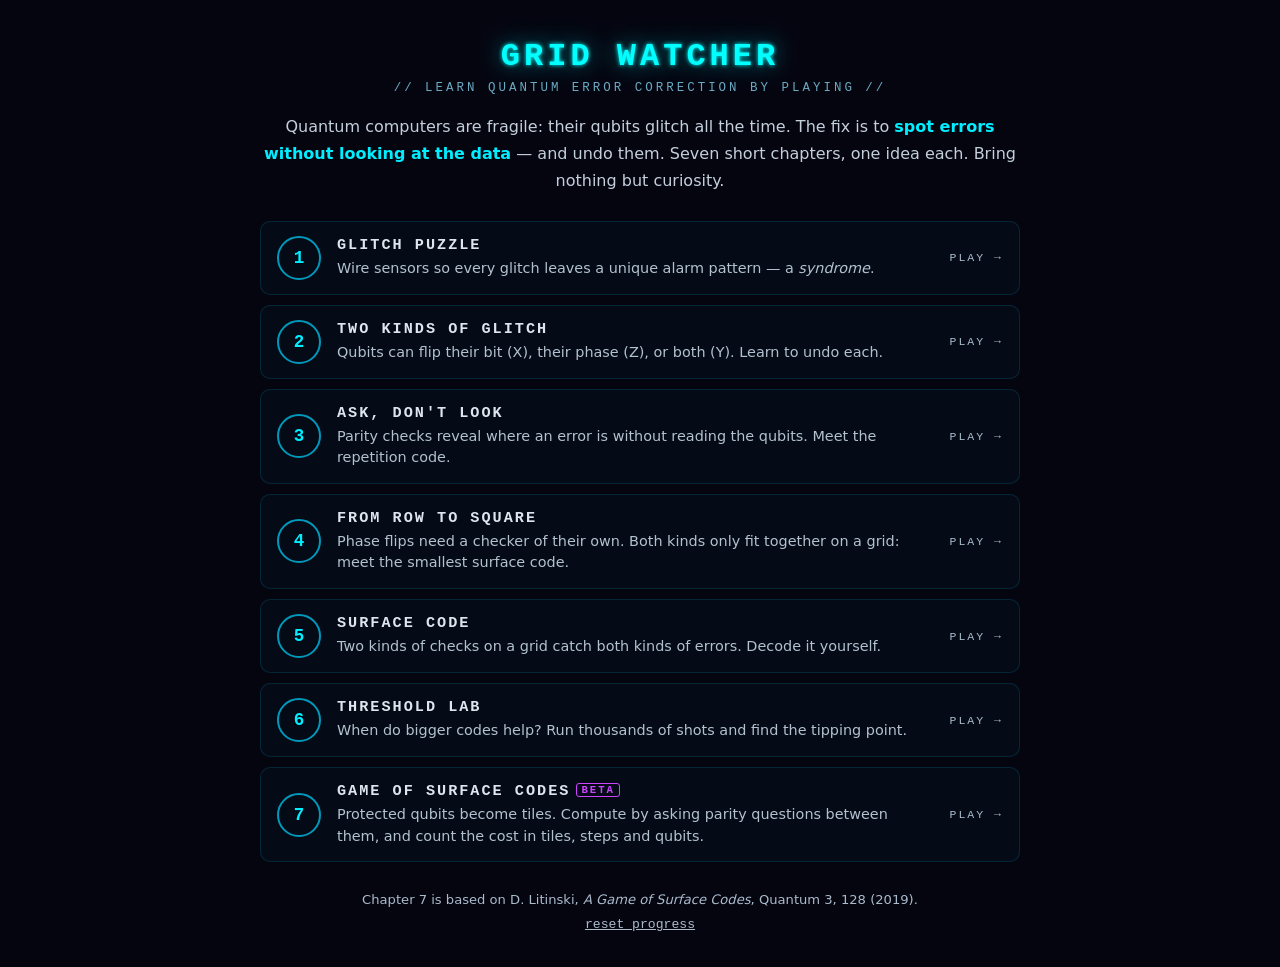
<file: index.html>
<!DOCTYPE html>
<html lang="en">
<head>
<meta charset="UTF-8">
<meta name="viewport" content="width=device-width, initial-scale=1.0">
<title>Grid Watcher</title>
<link rel="stylesheet" href="css/theme.css">
<style>
.hero { max-width: 760px; margin: 24px auto 26px; text-align: center; }
.hero h1 { font-size: 2em; margin-bottom: 6px; }
.tag { color: #6aaac2; font-size: 0.78em; letter-spacing: 3px; }
.intro { color: #c3cfdb; font-family: var(--read); font-size: 1em; line-height: 1.7; margin-top: 18px; }
.intro b { color: var(--cyan); }

.path { max-width: 760px; margin: 0 auto; display: flex; flex-direction: column; gap: 10px; }
.card {
  display: flex;
  align-items: center;
  gap: 16px;
  padding: 14px 16px;
  border: 1px solid var(--line);
  border-radius: 10px;
  background: var(--panel);
  text-decoration: none;
  color: inherit;
  transition: all 0.18s;
}
a.card:hover { border-color: var(--cyan); box-shadow: 0 0 18px #00eeff22; }
.num {
  flex: 0 0 44px; height: 44px;
  border-radius: 50%;
  border: 2px solid var(--cyan-dk);
  color: var(--cyan);
  display: flex; align-items: center; justify-content: center;
  font-weight: bold; font-size: 1.1em;
}
.card.done .num { border-color: var(--green); color: var(--green); box-shadow: 0 0 12px #00ff8844; }
.card.soon { opacity: 0.45; }
.card.soon .num { border-style: dashed; color: var(--dim); border-color: var(--dim); }
.body { flex: 1; min-width: 0; }
.ctitle { color: #dde6ee; font-weight: bold; letter-spacing: 2px; font-size: 0.95em; }
.beta { color: var(--purple); border: 1px solid var(--purple); border-radius: 3px; font-size: 0.7em; letter-spacing: 2px; padding: 0 4px; margin-left: 6px; vertical-align: 2px; white-space: nowrap; }
.idea { color: #b3c1cf; font-family: var(--read); font-size: 0.9em; margin-top: 4px; line-height: 1.5; }
.state { font-size: 0.72em; letter-spacing: 2px; color: var(--dim); white-space: nowrap; }
.card.done .state { color: var(--green); }

.log { max-width: 760px; margin: 18px auto 0; font-size: 0.78em; color: var(--dim); border: 1px solid var(--line); border-radius: 10px; padding: 10px 16px; }
.log summary { cursor: pointer; letter-spacing: 2px; color: #2ab6d8; }
.log p { margin: 8px 0; line-height: 1.6; }
.log table { border-collapse: collapse; width: 100%; margin-top: 6px; }
.log td { padding: 3px 6px; border-bottom: 1px solid #1a2a3a; color: var(--text); vertical-align: top; }
.log td.k { color: var(--faint); white-space: nowrap; }
.log .ok { color: var(--green); }
.log .no { color: var(--red); }
.log button { margin-top: 8px; background: none; border: 1px solid var(--faint); border-radius: 5px; color: var(--dim); font-family: var(--mono); padding: 4px 10px; cursor: pointer; }
.foot { max-width: 760px; margin: 26px auto 0; font-family: var(--read); font-size: 0.82em; color: var(--dim); text-align: center; line-height: 1.8; }
.foot button { background: none; border: none; color: var(--dim); font-family: var(--mono); font-size: 1em; text-decoration: underline; cursor: pointer; }
</style>
</head>
<body>

<div class="hero">
  <h1>GRID WATCHER</h1>
  <div class="tag">// LEARN QUANTUM ERROR CORRECTION BY PLAYING //</div>
  <p class="intro">
    Quantum computers are fragile: their qubits glitch all the time.
    The fix is to <b>spot errors without looking at the data</b> — and undo them.
    Seven short chapters, one idea each. Bring nothing but curiosity.
  </p>
</div>

<div class="path" id="path"></div>

<details class="log" id="log" hidden>
  <summary>YOUR LEARNING LOG</summary>
  <p>Your <b>first</b> answer to each prediction, check question and decision in the chapters.
     It is stored only in this browser and is never sent anywhere. In a playtest you may copy it and
     hand it over — only if you want to.</p>
  <table id="log-table"></table>
  <button id="log-copy">COPY AS TEXT</button>
</details>

<div class="foot">
  Chapter 7 is based on D. Litinski, <em>A Game of Surface Codes</em>, Quantum 3, 128 (2019).<br>
  <button id="reset">reset progress</button>
</div>

<script src="js/ui/progress.js"></script>
<script>
const CHAPTERS = [
  { id: 'ch1', href: 'ch1-hamming.html',      title: 'GLITCH PUZZLE',     idea: 'Wire sensors so every glitch leaves a unique alarm pattern — a <em>syndrome</em>.' },
  { id: 'ch2', href: 'ch2-qubit-errors.html', title: 'TWO KINDS OF GLITCH', idea: 'Qubits can flip their bit (X), their phase (Z), or both (Y). Learn to undo each.' },
  { id: 'ch3', href: 'ch3-repetition.html',   title: 'ASK, DON\'T LOOK',   idea: 'Parity checks reveal where an error is without reading the qubits. Meet the repetition code.' },
  // id 'chains' is the storage key of an older version of this chapter; kept so saved progress survives.
  { id: 'chains', href: 'ch4-square.html',   title: 'FROM ROW TO SQUARE', idea: 'Phase flips need a checker of their own. Both kinds only fit together on a grid: meet the smallest surface code.' },
  // ids 'ch4'/'ch5' are storage keys from before Chapter 4 was inserted; kept so saved progress survives.
  { id: 'ch4', href: 'ch5-surface.html',      title: 'SURFACE CODE',      idea: 'Two kinds of checks on a grid catch both kinds of errors. Decode it yourself.' },
  { id: 'ch5', href: 'ch6-threshold.html',    title: 'THRESHOLD LAB',     idea: 'When do bigger codes help? Run thousands of shots and find the tipping point.' },
  // id 'surgery' is new; the old placeholder 'ch6' never saved progress, so it is simply gone.
  { id: 'surgery', href: 'ch7-surgery.html',  title: 'GAME OF SURFACE CODES', beta: true, idea: 'Protected qubits become tiles. Compute by asking parity questions between them, and count the cost in tiles, steps and qubits.' },
];

function render() {
  const path = document.getElementById('path');
  path.innerHTML = '';
  CHAPTERS.forEach((c, i) => {
    const done = QEC.progress.isDone(c.id);
    const card = document.createElement(c.href ? 'a' : 'div');
    card.className = 'card' + (done ? ' done' : '') + (c.href ? '' : ' soon');
    if (c.href) card.href = c.href;
    card.innerHTML = `
      <div class="num">${done ? '✓' : i + 1}</div>
      <div class="body"><div class="ctitle">${c.title}${c.beta ? '<span class="beta">BETA</span>' : ''}</div><div class="idea">${c.idea}</div></div>
      <div class="state">${c.href ? (done ? 'DONE' : 'PLAY →') : 'SOON'}</div>`;
    path.appendChild(card);
  });
}

// Learning log: first outcomes of predictions (did you guess right?), checks and in-game decisions.
const KIND = { predict: 'prediction', check: 'check', task: 'first try' };
function renderLog() {
  const rows = [];
  CHAPTERS.forEach((c, i) => {
    const log = c.href ? QEC.progress.log(c.id) : {};
    const keys = Object.keys(log);
    if (!keys.length) return;
    const cells = keys.map(k => `<span class="${log[k].ok ? 'ok' : 'no'}">${log[k].ok ? '✓' : '✗'}</span> ${k} <span class="k">(${KIND[log[k].kind] || log[k].kind})</span>`);
    rows.push(`<tr><td class="k">${i + 1} ${c.title}</td><td>${cells.join('<br>')}</td></tr>`);
  });
  document.getElementById('log').hidden = !rows.length;
  document.getElementById('log-table').innerHTML = rows.join('');
}
document.getElementById('log-copy').onclick = e => {
  const out = {};
  CHAPTERS.forEach((c, i) => { const l = c.href ? QEC.progress.log(c.id) : {}; if (Object.keys(l).length) out[`${i + 1} ${c.title}`] = l; });
  const txt = JSON.stringify(out, null, 1);
  const done = () => { e.target.textContent = 'COPIED'; };
  try { navigator.clipboard.writeText(txt).then(done, () => prompt('Copy this:', txt)); } catch (err) { prompt('Copy this:', txt); }
};

document.getElementById('reset').onclick = () => {
  if (confirm('Forget all progress?')) { QEC.progress.reset(); render(); renderLog(); }
};
render();
renderLog();
</script>
</body>
</html>
</file>
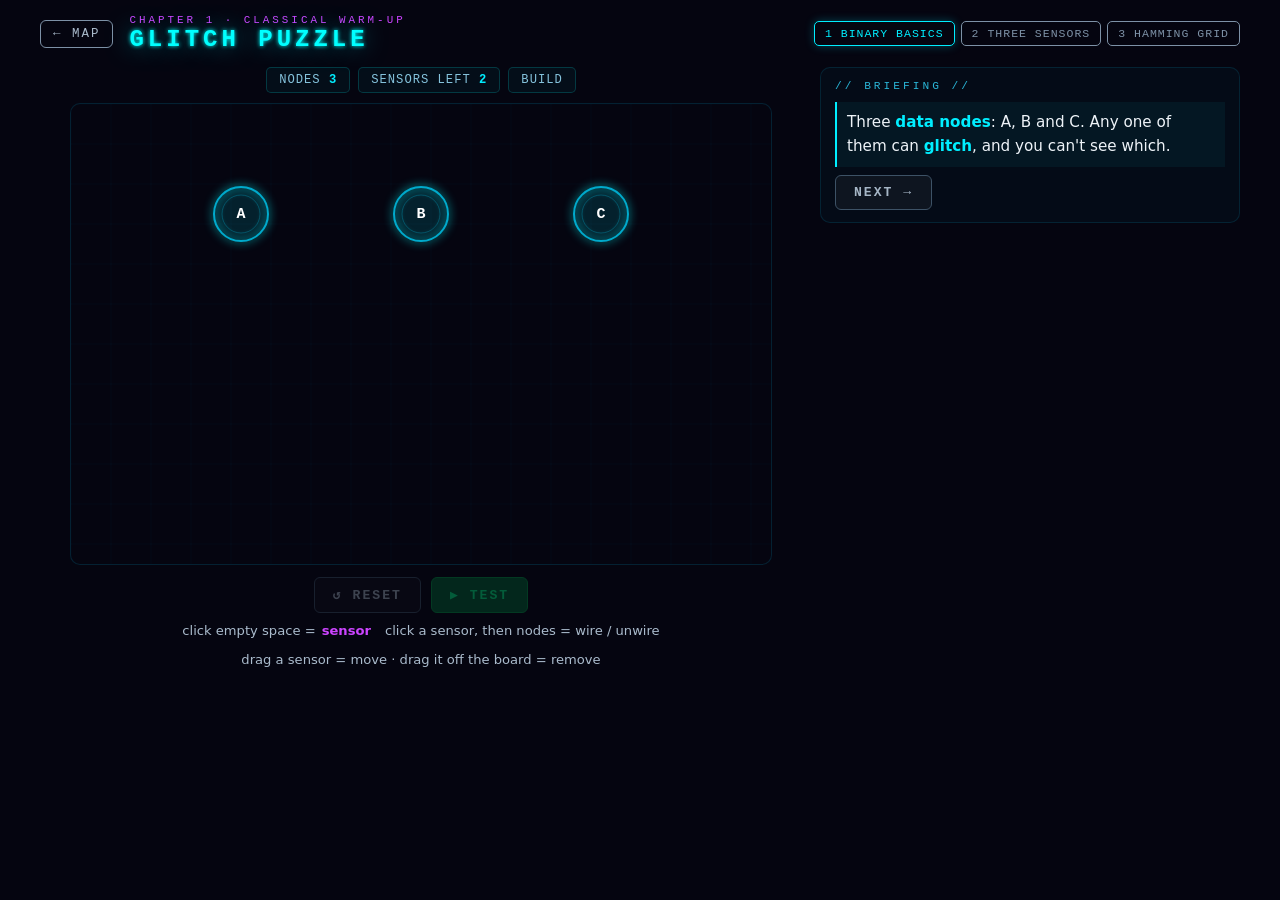
<file: ch1-hamming.html>
<!DOCTYPE html>
<html lang="en">
<head>
<meta charset="UTF-8">
<meta name="viewport" content="width=device-width, initial-scale=1.0">
<title>Glitch Puzzle</title>
<link rel="stylesheet" href="css/theme.css">
<style>
.board { user-select: none; }
canvas { cursor: crosshair; touch-action: none; }
.bite-actions { flex-wrap: wrap; }
.bite-actions .btn { white-space: nowrap; }   /* CHAPTER 2 → and CHALLENGES → side by side */

/* Alarm pattern log: one row per node after TEST */
#log-wrap { margin-top: 12px; width: min(700px, 100%); }   /* hidden until the first TEST */
#log-label { color: var(--dim); font-size: 0.72em; letter-spacing: 2px; margin: 0 4px 6px; }
#log-entries {
  background: rgba(0,0,0,0.45);
  border: 1px solid rgba(0,255,255,0.08);
  border-radius: 8px;
  padding: 8px 10px;
  max-height: 180px;
  overflow-y: auto;
  min-height: 44px;
  scrollbar-color: #334455 transparent;
  display: flex;
  flex-direction: column;
  gap: 4px;
}
.log-row {
  display: flex;
  align-items: center;
  gap: 10px;
  font-size: 0.82em;
  padding: 4px 6px;
  border-radius: 4px;
  animation: slideIn 0.25s ease;
}
@keyframes slideIn {
  from { opacity: 0; transform: translateX(-8px); }
  to   { opacity: 1; transform: translateX(0); }
}
.log-row .nid  { color: #00aacc; font-weight: bold; min-width: 64px; }
.log-row .pat  { color: #00ffcc; background: rgba(0,200,150,0.08); border: 1px solid rgba(0,200,150,0.25); border-radius: 4px; padding: 2px 10px; font-size: 0.92em; flex: 1; }
.log-row .bits { color: #8fa1b3; letter-spacing: 2px; }
.log-row.empty .pat  { color: #e08080; border-color: rgba(255,80,80,0.25); background: rgba(255,0,0,0.05); }
.log-row.collide .nid { color: #ff4444; }
.log-row.collide .pat { color: #ff6666; border-color: rgba(255,80,80,0.4); background: rgba(255,0,0,0.1); }
</style>
</head>
<body>

<header class="topbar">
  <a class="back" href="index.html">← MAP</a>
  <div><div class="eyebrow">CHAPTER 1 · CLASSICAL WARM-UP</div><h1>GLITCH PUZZLE</h1></div>
  <div class="levels" id="levels"></div>
</header>

<main class="stage">
  <section class="board">
    <div class="hud">
      <div class="chip">NODES <b id="hl-nodes">3</b></div>
      <div class="chip">SENSORS LEFT <b id="hl-budget">2</b></div>
      <div class="chip" id="hl-phase">BUILD</div>
    </div>
    <canvas id="gc" width="700" height="460"></canvas>
    <div class="controls">
      <button class="btn" id="btn-reset">↺ RESET</button>
      <button class="btn go" id="btn-test">▶ TEST</button>
    </div>
    <div class="legend">
      <span>click empty space = <b style="color:var(--purple)">sensor</b></span>
      <span>click a sensor, then nodes = wire / unwire</span>
      <span>drag a sensor = move · drag it off the board = remove</span>
    </div>
    <div class="status info" id="status"></div>
    <div id="log-wrap" hidden>
      <div id="log-label">// ALARM PATTERN LOG //</div>
      <div id="log-entries"></div>
    </div>
  </section>
  <aside class="bites" id="bites"></aside>
</main>

<script src="js/core/hamming.js"></script>
<script src="js/ui/progress.js"></script>
<script src="js/ui/canvas.js"></script>
<script src="js/ui/bites.js"></script>
<script>
'use strict';
// ── Canvas setup ─────────────────────────────────────────────────────────────
const canvas = document.getElementById('gc');
const ctx = canvas.getContext('2d');
const W = canvas.width, H = canvas.height;

// ── Colours ───────────────────────────────────────────────────────────────────
const C = {
  nodeFill:    'rgba(0,170,204,0.07)',
  nodeStroke:  '#00aacc',
  nodeBright:  '#00eeff',
  nodeGlow:    '#00ffff',
  nodeGlitch:  '#ff2222',
  nodeGlitchG: '#ff4444',

  sensorFill:  'rgba(140,0,220,0.10)',
  sensorStr:   '#aa00ee',
  sensorBrt:   '#cc44ff',
  sensorGlow:  '#dd00ff',
  sensorSel:   '#ffee00',
  sensorSelG:  '#ffff66',

  connIdle:    '#113355',
  connActive:  '#00ddaa',
  connSuccess: '#00ff88',

  collide:     '#ff3333',
  success:     '#00ff88',
  text:        '#ffffff',
  dimText:     '#445566',
  grid:        'rgba(0,220,255,0.03)',
};

// ── Level data ────────────────────────────────────────────────────────────────
// Nodes sit in rows, in label order, like a Tanner graph: data on top, checks (sensors) below.
// Core levels: one row at the top, the open band below is for sensors.
// Challenges: two rows (at most 8 each) with the sensor band between them, so no wire has to
// pass another node. Both rows share one spacing; the shorter bottom row sits centred under the top.
const ROW_SPAN = 600;   // widest row, centre to centre (canvas is 700 wide)
function pts_row(n, y, gap) {
  const x0 = W / 2 - (n - 1) * gap / 2;
  return Array.from({ length: n }, (_, i) => ({ x: Math.round(x0 + i * gap), y }));
}
function rowNodes(n) {
  const lab = 'ABCDEFGHIJKLMNO'.slice(0, n).split('');
  let ps;
  if (n <= 8) ps = pts_row(n, 110, Math.min(180, ROW_SPAN / (n - 1)));
  else {
    const top = Math.ceil(n / 2), gap = Math.min(180, ROW_SPAN / (top - 1));
    ps = [...pts_row(top, 82, gap), ...pts_row(n - top, 372, gap)];
  }
  return ps.map((p, i) => ({ id: i, ...p, label: lab[i] }));
}

// Bites: what the briefing says, one piece at a time (js/ui/bites.js). Events the game reports:
//   place / select / connect – level 1 controls, step by step
//   valid   – TEST passed: every node rings its own alarm pattern
//   located – the LOCATE step after a valid wiring is done (core levels only)
// `tip` comes up when TEST finds two nodes with the same pattern; `done` closes the level.
// The word "syndrome" appears only after level 1 is solved: experience first, name second.
const skipIf = (evt, already) => () => { if (already()) setTimeout(() => bites.notify(evt), 0); };
// The alarm rings only once this bite is up (level 3 has text bites between TEST and LOCATE).
const LOCATE = { t: 'Now use it. A node glitched and the alarm rang, but the node stays hidden. Click the one that glitched.', wait: 'located', hint: 'click the glitched node',
  onShow: () => startLocate() };

const LEVELS = [
  {
    id: 1,
    title: 'BINARY BASICS',
    sensorBudget: 2,
    bites: [
      'Three <b>data nodes</b>: A, B and C. Any one of them can <b>glitch</b>, and you can\'t see which.',
      { t: 'But you can place <b>sensors</b>. Click an empty spot on the board.', wait: 'place', hint: 'click empty space' },
      { t: 'It glows yellow: the sensor is <b>selected</b>. Click a node to wire it to the sensor.', wait: 'connect', hint: 'click a node' },
      'If that node glitches now, the sensor rings. Your goal: <b>every node rings a different set of sensors</b>. Then the alarm alone tells you which node glitched.',
      { t: 'Place your second sensor. A new sensor is selected right away.', wait: 'place', hint: 'click empty space',
        onShow: skipIf('place', () => S.sensors.length >= 2) },
      { t: 'To rewire an older sensor, click it first so it turns yellow. Try it.', wait: 'select', hint: 'click the other sensor' },
      { t: 'A sensor can watch <b>several</b> nodes; click a wired node again to cut the wire. To get rid of a sensor, drag it off the board. Wire both sensors, then press <b>TEST</b>: it glitches each node in turn.', wait: 'valid', hint: 'wire, then press TEST' },
      LOCATE,
    ],
    tip: 'Two sensors can ring in three ways: S1 alone, S2 alone, or both. Give each node a different one.',
    done: '✓ <b>Level complete.</b> You found the glitch from the alarm alone. That alarm pattern has a name: the <b>syndrome</b>. It tells you <em>where</em> the glitch is without reading the data. Hold on to it: it is the heart of quantum error correction.',
    nodes: rowNodes(3),
  },
  {
    id: 2,
    title: 'THREE SENSORS',
    sensorBudget: 3,
    bites: [
      'Five nodes, and now <b>three</b> sensors. The goal is the same: every node rings its own syndrome.',
      'Write a syndrome as bits, one per sensor: 1 = rings, 0 = silent. Only S1 rings: <b>100</b>. S1 and S3: <b>101</b>. After TEST, the dots under each node show the same bits.',
      { t: 'You need 5 different syndromes, one per node. Wire, then TEST.', wait: 'valid', hint: 'wire, then press TEST' },
      LOCATE,
      // Asked after the wiring, from experience: the player has just used 5 syndromes of three sensors.
      { t: 'With three sensors you gave 5 nodes 5 different syndromes. How many nodes could three sensors tell apart at most?',
        ask: ['5', '6', '7', '8'], answer: 2, kind: 'check', id: 'max-3-sensors',
        reply: (i, ok) => (ok ? '✓ Right: <b>7</b>.' : '✗ Not quite: <b>7</b>.')
          + ' Each sensor rings or stays silent, so there are 2 × 2 × 2 = 8 syndromes. "All silent" points at no node, which leaves 7. You used 5 of them.' },
    ],
    tip: 'Three sensors give patterns such as 100, 010, 001 and 110 (but not 000: that is no alarm). Give each node a different one.',
    done: '✓ <b>Level complete.</b> Many wirings work: any 5 of the 7 syndromes will do.',
    nodes: rowNodes(5),
  },
  {
    id: 3,
    title: 'HAMMING GRID',
    sensorBudget: 3,
    bites: [
      { t: 'Seven nodes, three sensors, and three sensors make exactly 7 syndromes. So <b>every</b> syndrome must be used, each one once. Wire, then TEST.', wait: 'valid', hint: 'wire, then press TEST' },
      'You just built the <b>Hamming(7,4) code</b> (Richard Hamming, 1950). Three checks find any single glitch among 7 bits. In the real code, 4 of the bits carry data and 3 are extra check bits: hence (7,4).',
      'Hamming\'s own recipe: number the bits 001 to 111 and wire each sensor to the bits with a 1 in its place. Then the syndrome <em>is</em> the number of the broken bit.',
      LOCATE,
    ],
    tip: 'Count in binary: give the nodes 001, 010, 011 … 111 and wire each sensor to the nodes with a 1 in its place.',
    done: '✓ <b>Chapter complete.</b> Three checks pinpoint any single glitch among seven bits. Next: <b>qubits</b>, where glitches come in two kinds. Want more of this puzzle first? The challenges are optional.',
    nodes: rowNodes(7),
  },
  {
    id: 4,
    challenge: true,
    title: 'QUAD SIGNAL',
    sensorBudget: 4,
    bites: [
      { t: '<b>Optional challenge.</b> Four sensors make 2⁴ − 1 = <b>15</b> syndromes, now 4 bits long. You need 9 of them. Wire, then TEST.', wait: 'valid', hint: 'wire, then press TEST' },
    ],
    tip: 'Pick any 9 different 4-bit syndromes (not 0000) and give one to each node.',
    done: '✓ <b>Challenge solved.</b>',
    nodes: rowNodes(9),
  },
  {
    id: 5,
    challenge: true,
    title: 'DENSE MESH',
    sensorBudget: 4,
    bites: [
      { t: '12 nodes and 15 syndromes: only 3 may go unused. Plan before you wire, then TEST.', wait: 'valid', hint: 'wire, then press TEST' },
    ],
    tip: 'Write down 12 of the syndromes 0001 … 1111 first, then wire.',
    done: '✓ <b>Challenge solved.</b>',
    nodes: rowNodes(12),
  },
  {
    id: 6,
    challenge: true,
    title: 'EXTENDED HAMMING',
    sensorBudget: 4,
    bites: [
      { t: '15 nodes, 4 sensors: <b>every</b> syndrome from 0001 to 1111, each once. Wire, then TEST.', wait: 'valid', hint: 'wire, then press TEST' },
    ],
    tip: 'Number the nodes 0001 to 1111 and wire each sensor to the nodes with a 1 in its place.',
    done: '✓ <b>Every challenge solved.</b> That was the <b>Hamming(15,11) code</b>: 4 checks guard 11 data bits and find any single glitch among all 15.',
    nodes: rowNodes(15),
  },
];
const CORE_LEVELS = LEVELS.filter(l => !l.challenge).length;

// ── State ─────────────────────────────────────────────────────────────────────
let S = {};
const bites = new QEC.ui.Bites(document.getElementById('bites'));
bites.logAs = 'ch1';

function startLevel(idx) {
  const lv = LEVELS[idx];
  S = {
    lvIdx:    idx,
    phase:    'build',   // 'build' | 'testing' | 'locate' | 'done'
    nodes:    lv.nodes.map(n => ({ ...n })),
    sensors:  [],
    conns:    new Map(), // sensorId → Set<nodeId>
    budget:   lv.sensorBudget,
    maxConn:  QEC.hamming.maxWires(lv.sensorBudget),   // fits every distinct-syndrome wiring
    complete: false,     // all bites through: RESET then replays the level
    selId:    null,      // selected sensor id; ids stay 0..k−1, so S1..Sk are bit positions 1..k
    testAnim: null,      // { nodeId, triggered: [] }
    results:  [],
    collision:null,      // { n1, n2 } or { n1, isolated:true }
    successT: 0,
  };
  setPhaseLabel('BUILD');
  setStatus('', 'info');
  clearLog();
  bites.play(lv.bites, levelComplete);
  updateUI();
  stopLoop();   // also draws the fresh board
}

// RESET clears the wiring; the briefing stays where it is. Once the level is complete it becomes
// REPLAY and restarts the level, so the player can try another wiring.
function resetWiring() {
  if (S.complete) return chapter.go(S.lvIdx);
  if (!canBuild()) return;
  const lv = LEVELS[S.lvIdx];
  Object.assign(S, { phase: 'build', sensors: [], conns: new Map(), budget: lv.sensorBudget, selId: null, results: [], collision: null });
  stopLoop();
  clearLog();
  bites.feedback(null);   // advice about the old wiring no longer applies
  setPhaseLabel('BUILD');
  setStatus('Wiring cleared.', 'info');
  updateUI();
}

// Inputs are live only while a bite waits for the player (or all bites are read), as in every chapter.
// TEST also waits until the briefing asks for it, so the level-1 walkthrough can't be skipped by accident.
const canBuild = () => bites.open && (S.phase === 'build' || (S.phase === 'done' && !!S.collision));
const canTest  = () => canBuild() && (bites.done || bites.waiting === 'valid');

// ── DOM helpers ───────────────────────────────────────────────────────────────
const el = id => document.getElementById(id);

function updateUI() {
  if (!S.nodes) return;
  el('hl-nodes').textContent  = S.nodes.length;
  el('hl-budget').textContent = S.budget;
  el('btn-test').disabled  = !canTest();
  el('btn-reset').disabled = !(canBuild() || S.complete);
  el('btn-reset').textContent = S.complete ? '↺ REPLAY' : '↺ RESET';
  el('btn-reset').title = S.complete ? 'Play this level again' : 'Clear the wiring';
}
// The briefing can lock or unlock the board: redraw so the drag line follows (unless the loop runs).
bites.onChange = () => { updateUI(); if (!rafId && S.nodes) render(); };

function setStatus(msg, cls = 'info') {
  const sb = el('status');
  sb.textContent = msg;
  sb.className = 'status ' + cls;
}

function setPhaseLabel(txt) {
  el('hl-phase').textContent = txt;
}

function clearLog() {
  el('log-entries').innerHTML = '';
  el('log-wrap').hidden = true;
}

// One row per tested node: which sensors rang, and the same as bits (S1 S2 S3 … from the left).
function addLogRow(nodeLabel, triggeredIds, isCollide, isEmpty) {
  const row = document.createElement('div');
  row.className = 'log-row' + (isCollide ? ' collide' : isEmpty ? ' empty' : '');
  row.dataset.lbl = nodeLabel;
  const bits = [...S.sensors].sort((a, b) => a.id - b.id).map(s => (triggeredIds.includes(s.id) ? 1 : 0)).join('');
  const patStr = isEmpty ? '∅ NO SENSOR RINGS' : triggeredIds.map(id => `S${id+1}`).join(' + ');
  row.innerHTML = `<span class="nid">Node ${nodeLabel}</span><span class="pat">${patStr}</span><span class="bits">${bits}</span>`;
  el('log-entries').appendChild(row);
  el('log-wrap').hidden = false;
  el('log-entries').scrollTop = 9999;
}

// ── Drawing helpers ───────────────────────────────────────────────────────────
function glow(col, blur) { ctx.shadowColor = col; ctx.shadowBlur = blur; }
function noGlow()        { ctx.shadowColor = 'transparent'; ctx.shadowBlur = 0; }

function drawGrid() {
  ctx.strokeStyle = C.grid;
  ctx.lineWidth = 1;
  const g = 40;
  for (let x = 0; x <= W; x += g) { ctx.beginPath(); ctx.moveTo(x,0); ctx.lineTo(x,H); ctx.stroke(); }
  for (let y = 0; y <= H; y += g) { ctx.beginPath(); ctx.moveTo(0,y); ctx.lineTo(W,y); ctx.stroke(); }
}

function drawConn(x1, y1, x2, y2, col, glowCol, glowAmt, w = 2) {
  ctx.lineWidth = w;
  ctx.strokeStyle = col;
  ctx.setLineDash([]);
  glow(glowCol, glowAmt);
  ctx.beginPath(); ctx.moveTo(x1,y1); ctx.lineTo(x2,y2); ctx.stroke();
  noGlow();
}

function drawDashedConn(x1, y1, x2, y2) {
  ctx.lineWidth = 1.5;
  ctx.strokeStyle = C.connActive;
  ctx.setLineDash([8, 5]);
  glow(C.connActive, 8);
  ctx.beginPath(); ctx.moveTo(x1,y1); ctx.lineTo(x2,y2); ctx.stroke();
  ctx.setLineDash([]);
  noGlow();
}

function drawNode(node, state) {
  // state: 'idle'|'selected'|'glitch'|'collide'|'success'
  const { x, y, label } = node;
  const t = S.successT;

  let strokeCol, fillCol, glowCol, glowAmt, textCol;

  switch (state) {
    case 'glitch':
      strokeCol = C.nodeGlitch; fillCol = 'rgba(255,0,0,0.15)';
      glowCol = C.nodeGlitchG; glowAmt = 28; textCol = '#ff6666';
      break;
    case 'collide':
      strokeCol = C.collide; fillCol = 'rgba(255,0,0,0.12)';
      glowCol = C.collide; glowAmt = 22; textCol = '#ff6666';
      break;
    case 'success': {
      const pulse = 0.6 + 0.4 * Math.sin(t * 0.006 + node.id * 0.7);
      strokeCol = C.success; fillCol = `rgba(0,255,136,${0.06 * pulse})`;
      glowCol = C.success; glowAmt = 18 * pulse; textCol = C.success;
      break;
    }
    default:
      strokeCol = C.nodeStroke; fillCol = C.nodeFill;
      glowCol = C.nodeGlow; glowAmt = 10; textCol = C.text;
  }

  const R = 27;
  ctx.lineWidth = 2;
  ctx.strokeStyle = strokeCol;
  ctx.fillStyle = fillCol;
  glow(glowCol, glowAmt);
  ctx.beginPath(); ctx.arc(x, y, R, 0, Math.PI*2); ctx.fill(); ctx.stroke();

  // inner ring
  noGlow();
  ctx.strokeStyle = strokeCol + '55';
  ctx.lineWidth = 1;
  ctx.beginPath(); ctx.arc(x, y, R - 8, 0, Math.PI*2); ctx.stroke();

  // label
  ctx.fillStyle = textCol;
  ctx.font = 'bold 15px Courier New';
  ctx.textAlign = 'center';
  ctx.textBaseline = 'middle';
  if (state !== 'idle') glow(glowCol, 12);
  ctx.fillText(label, x, y);
  noGlow();
}

function drawSensor(sensor, state) {
  // state: 'idle'|'selected'|'triggered'|'collide'|'success'
  const { x, y, id } = sensor;
  const label = `S${id+1}`;
  const t = S.successT;

  let strokeCol, fillCol, glowCol, glowAmt, textCol;

  switch (state) {
    case 'selected':
      strokeCol = C.sensorSel; fillCol = 'rgba(255,238,0,0.10)';
      glowCol = C.sensorSelG; glowAmt = 26; textCol = C.sensorSel;
      break;
    case 'triggered':
      strokeCol = C.nodeGlitch; fillCol = 'rgba(255,0,0,0.15)';
      glowCol = '#ff4444'; glowAmt = 28; textCol = '#ff6666';
      break;
    case 'collide':
      strokeCol = C.collide; fillCol = 'rgba(255,0,0,0.12)';
      glowCol = C.collide; glowAmt = 22; textCol = '#ff6666';
      break;
    case 'success': {
      const pulse = 0.5 + 0.5 * Math.sin(t * 0.006 + id * 1.1 + 1.5);
      strokeCol = C.success; fillCol = `rgba(0,255,136,${0.07 * pulse})`;
      glowCol = C.success; glowAmt = 16 * pulse; textCol = C.success;
      break;
    }
    default:
      strokeCol = C.sensorStr; fillCol = C.sensorFill;
      glowCol = C.sensorGlow; glowAmt = 10; textCol = C.sensorBrt;
  }

  const S2 = 20;
  ctx.save();
  ctx.translate(x, y);
  ctx.rotate(Math.PI / 4);
  ctx.lineWidth = 2;
  ctx.strokeStyle = strokeCol;
  ctx.fillStyle = fillCol;
  glow(glowCol, glowAmt);
  ctx.beginPath(); ctx.rect(-S2, -S2, S2*2, S2*2); ctx.fill(); ctx.stroke();
  noGlow();
  ctx.restore();

  // Sensor label
  ctx.fillStyle = textCol;
  ctx.font = 'bold 12px Courier New';
  ctx.textAlign = 'center';
  ctx.textBaseline = 'middle';
  if (state !== 'idle') glow(glowCol, 10);
  ctx.fillText(label, x, y);
  noGlow();

  // Connection count badge (top-right corner of diamond)
  const connCount = (S.conns.get(id) || new Set()).size;
  const bx = x + 18, by = y - 18;
  ctx.fillStyle = connCount > 0 ? 'rgba(0,220,170,0.18)' : 'rgba(255,255,255,0.06)';
  ctx.strokeStyle = connCount > 0 ? '#00ddaa' : '#334455';
  ctx.lineWidth = 1;
  glow(connCount > 0 ? '#00ddaa' : 'transparent', connCount > 0 ? 8 : 0);
  ctx.beginPath(); ctx.arc(bx, by, 9, 0, Math.PI * 2); ctx.fill(); ctx.stroke();
  noGlow();
  ctx.fillStyle = connCount > 0 ? '#00ffcc' : '#445566';
  ctx.font = 'bold 10px Courier New';
  ctx.textAlign = 'center';
  ctx.textBaseline = 'middle';
  ctx.fillText(connCount, bx, by);
}

// ── Visual feedback helpers ───────────────────────────────────────────────────
function drawPatternDots(node, triggeredIds, sortedSensors) {
  const triggered = new Set(triggeredIds);
  const n = sortedSensors.length;
  if (n === 0) return;
  const dotR = 4, spacing = 12;
  const startX = node.x - ((n - 1) * spacing) / 2;
  const baseY = node.y + 36;
  const isSucc = S.phase === 'done' && !S.collision;

  for (let i = 0; i < n; i++) {
    const active = triggered.has(sortedSensors[i].id);
    ctx.beginPath();
    ctx.arc(startX + i * spacing, baseY, dotR, 0, Math.PI * 2);
    if (active) {
      ctx.fillStyle   = isSucc ? '#00ff88' : '#cc44ff';
      ctx.strokeStyle = isSucc ? '#00ffaa' : '#ee66ff';
      glow(isSucc ? '#00ff88' : '#dd00ff', 8);
    } else {
      ctx.fillStyle   = 'rgba(20,0,30,0.5)';
      ctx.strokeStyle = '#443355';
    }
    ctx.lineWidth = 1;
    ctx.fill(); ctx.stroke();
    noGlow();
  }
}

function drawCollisionArc(na, nb) {
  const t = S.successT;
  const pulse = 0.5 + 0.5 * Math.sin(t * 0.004);
  const mx = (na.x + nb.x) / 2, my = (na.y + nb.y) / 2;
  const dx = nb.x - na.x, dy = nb.y - na.y;
  const len = Math.sqrt(dx*dx + dy*dy) || 1;
  const bulge = Math.min(70, len * 0.45);
  // Bend the arc upwards, away from the bit dots under the nodes (they sit in rows).
  let ux = -dy / len, uy = dx / len;
  if (uy > 0) { ux = -ux; uy = -uy; }
  const cpx = mx + ux * bulge, cpy = my + uy * bulge;

  ctx.beginPath();
  ctx.moveTo(na.x, na.y);
  ctx.quadraticCurveTo(cpx, cpy, nb.x, nb.y);
  ctx.strokeStyle = `rgba(255,60,60,${0.35 + 0.3 * pulse})`;
  ctx.lineWidth = 2;
  ctx.setLineDash([6, 4]);
  glow('#ff3333', 10 * pulse);
  ctx.stroke();
  ctx.setLineDash([]);
  noGlow();

  // "=" badge at arc midpoint
  const bx = 0.25*na.x + 0.5*cpx + 0.25*nb.x;
  const by = 0.25*na.y + 0.5*cpy + 0.25*nb.y;
  ctx.beginPath();
  ctx.arc(bx, by, 11, 0, Math.PI * 2);
  ctx.fillStyle = `rgba(255,0,0,0.18)`;
  ctx.strokeStyle = `rgba(255,60,60,${0.5 + 0.4 * pulse})`;
  ctx.lineWidth = 1.5;
  glow('#ff3333', 8 * pulse);
  ctx.fill(); ctx.stroke();
  noGlow();
  ctx.fillStyle = `rgba(255,120,120,${0.8 + 0.2 * pulse})`;
  ctx.font = 'bold 13px Courier New';
  ctx.textAlign = 'center';
  ctx.textBaseline = 'middle';
  ctx.fillText('=', bx, by);
}

function drawIsolatedWarning(node) {
  const t = S.successT;
  const pulse = 0.5 + 0.5 * Math.sin(t * 0.005);
  const wx = node.x, wy = node.y < 70 ? node.y + 46 : node.y - 46;
  ctx.beginPath();
  ctx.arc(wx, wy, 12, 0, Math.PI * 2);
  ctx.fillStyle = `rgba(255,140,0,${0.12 + 0.08 * pulse})`;
  ctx.strokeStyle = `rgba(255,160,0,${0.6 + 0.3 * pulse})`;
  ctx.lineWidth = 1.5;
  glow('#ffaa00', 14 * pulse);
  ctx.fill(); ctx.stroke();
  noGlow();
  ctx.fillStyle = `rgba(255,200,50,${0.8 + 0.2 * pulse})`;
  ctx.font = 'bold 14px Courier New';
  ctx.textAlign = 'center';
  ctx.textBaseline = 'middle';
  ctx.fillText('!', wx, wy);
}

// ── Main render ───────────────────────────────────────────────────────────────
let mouseXY = null;
let drag = null;   // sensor being dragged: { s, id, ox, oy, dx, dy, sx, sy, moved, out } (see Input)

function render(ts = 0) {
  ctx.clearRect(0, 0, W, H);
  drawGrid();

  const { phase, nodes, sensors, conns, selId, testAnim, collision, results } = S;
  const isTest    = phase === 'testing';
  const isDone    = phase === 'done';
  const isSuccess = isDone && !collision;

  // ── Which sensors are triggered right now (during test anim) ──
  const triggeredSet = new Set();
  const glitchNodeId = isTest && testAnim ? testAnim.nodeId : -1;
  if (glitchNodeId >= 0) {
    for (const [sid, cs] of conns) {
      if (cs.has(glitchNodeId)) triggeredSet.add(sid);
    }
  }
  // LOCATE: the alarm rings, but the glitched node stays hidden — the player reads it off the sensors.
  const loc = phase === 'locate' ? S.locate : null;
  if (loc) for (const [sid, cs] of conns) if (cs.has(loc.target)) triggeredSet.add(sid);

  // ── Collision sets ──
  const collideNodeIds = new Set();
  const collideSensorIds = new Set();
  if (isDone && collision) {
    if (collision.n1 >= 0) collideNodeIds.add(collision.n1);
    if (!collision.isolated && collision.n2 >= 0) collideNodeIds.add(collision.n2);
    // Mark sensors connected to colliding nodes
    for (const nid of collideNodeIds) {
      for (const [sid, cs] of conns) {
        if (cs.has(nid)) collideSensorIds.add(sid);
      }
    }
  }

  // ── Draw connections ──
  for (const sensor of sensors) {
    const cs = conns.get(sensor.id) || new Set();
    const sTriggered = triggeredSet.has(sensor.id);
    const sCollide   = collideSensorIds.has(sensor.id);

    for (const nid of cs) {
      const node = nodes[nid];
      const nGlitch  = glitchNodeId === nid;
      const nCollide = collideNodeIds.has(nid);
      const active   = sTriggered && (nGlitch || glitchNodeId < 0);

      let col, gc, ga, w;
      if (isDone && collision && (sCollide || nCollide)) {
        col = C.collide + '88'; gc = C.collide; ga = 12; w = 2;
      } else if (isSuccess) {
        const pulse = 0.4 + 0.4 * Math.sin(S.successT * 0.005 + sensor.id * 0.9);
        col = C.connSuccess + 'aa'; gc = C.connSuccess; ga = 10 * pulse; w = 2;
      } else if (active) {
        col = C.connActive; gc = C.connActive; ga = 14; w = 2.5;
      } else {
        col = C.connIdle; gc = 'transparent'; ga = 0; w = 1.5;
      }
      drawConn(sensor.x, sensor.y, node.x, node.y, col, gc, ga, w);
    }
  }

  // ── Hover drag line (not while a sensor itself is being dragged) ──
  if (phase === 'build' && selId !== null && mouseXY && canBuild() && !(drag && drag.moved)) {
    const sel = sensors.find(s => s.id === selId);
    if (sel) drawDashedConn(sel.x, sel.y, mouseXY.x, mouseXY.y);
  }

  // ── Draw nodes ──
  for (const node of nodes) {
    let ns;
    if (glitchNodeId === node.id)         ns = 'glitch';
    else if (loc && loc.flash === node.id) ns = 'success';
    else if (loc && loc.wrong === node.id) ns = 'collide';
    else if (collideNodeIds.has(node.id)) ns = 'collide';
    else if (isSuccess)                   ns = 'success';
    else                                  ns = 'idle';
    drawNode(node, ns);
  }

  // ── Pattern dots: show which sensors fired per node ──
  if (isTest || isDone) {
    const sortedSensors = [...sensors].sort((a, b) => a.id - b.id);
    for (const result of S.results) {
      drawPatternDots(nodes[result.nodeId], result.triggered, sortedSensors);
    }
  }

  // ── Draw sensors ──
  for (const sensor of sensors) {
    let ss;
    if (drag && drag.moved && drag.out && drag.s === sensor) ss = 'collide';   // about to be removed
    else if (triggeredSet.has(sensor.id))  ss = 'triggered';
    else if (collideSensorIds.has(sensor.id)) ss = 'collide';
    else if (isSuccess)                    ss = 'success';
    else if (selId === sensor.id)          ss = 'selected';
    else                                   ss = 'idle';
    drawSensor(sensor, ss);
  }

  // ── Failure indicators ──
  if (isDone && collision) {
    if (collision.isolated) {
      drawIsolatedWarning(nodes[collision.n1]);
    } else {
      drawCollisionArc(nodes[collision.n1], nodes[collision.n2]);
    }
  }

  // ── Alarm banner while locating ──
  if (loc) {
    const fired = [...triggeredSet].sort((a, b) => a - b).map(id => `S${id + 1}`).join(' + ');
    ctx.fillStyle = 'rgba(5,5,16,0.82)';
    ctx.fillRect(0, 4, W, 36);
    ctx.fillStyle = '#ff6666';
    ctx.font = 'bold 18px Courier New';
    ctx.textAlign = 'center';
    ctx.textBaseline = 'middle';
    glow('#ff4444', 12);
    ctx.fillText(`ALARM ${loc.got + 1}/${loc.need}:  ${fired}  →  which node?`, W/2, 22);
    noGlow();
  }

  // ── Success overlay text ──
  if (isSuccess) {
    const pulse = 0.7 + 0.3 * Math.sin(S.successT * 0.005);
    ctx.globalAlpha = pulse;
    glow(C.success, 25);
    ctx.fillStyle = C.success;
    ctx.font = 'bold 26px Courier New';
    ctx.textAlign = 'center';
    ctx.textBaseline = 'middle';
    ctx.fillText('✓  ALL PATTERNS UNIQUE', W/2, H - 26);   // bottom edge: the sensor band stays readable
    noGlow();
    ctx.globalAlpha = 1;
  }
}

// ── Animation loop ────────────────────────────────────────────────────────────
let rafId = null;
function startLoop() {
  if (rafId) return;
  function loop(ts) {
    S.successT = ts;
    render(ts);
    rafId = requestAnimationFrame(loop);
  }
  rafId = requestAnimationFrame(loop);
}

function stopLoop() {
  if (rafId) { cancelAnimationFrame(rafId); rafId = null; }
  render();
}

// ── Hit testing ───────────────────────────────────────────────────────────────
const HIT = 34;
function hitNode(x, y) {
  for (const n of S.nodes) {
    if ((n.x-x)**2 + (n.y-y)**2 <= HIT**2) return n;
  }
  return null;
}
function hitSensor(x, y) {
  for (const s of S.sensors) {
    if ((s.x-x)**2 + (s.y-y)**2 <= HIT**2) return s;
  }
  return null;
}
function cPos(e) {
  const r = canvas.getBoundingClientRect();
  const sx = W / r.width, sy = H / r.height;
  const src = e.touches ? e.touches[0] : e;
  return { x: (src.clientX - r.left) * sx, y: (src.clientY - r.top) * sy };
}

// ── Input ─────────────────────────────────────────────────────────────────────
canvas.addEventListener('mousemove', e => {
  mouseXY = cPos(e);
  if (S.phase === 'build') render();
});
canvas.addEventListener('mouseleave', () => { mouseXY = null; });

// After a failed test the wiring stays editable: the first change clears the red markers.
function editable() {
  if (S.phase === 'done' && S.collision) {
    S.phase = 'build';
    S.collision = null;
    S.results = [];
    setPhaseLabel('BUILD');
    stopLoop();
  }
  return S.phase === 'build';
}

canvas.addEventListener('click', e => {
  if (swallowClick) { swallowClick = false; return; }   // this click ends a drag, not a tap
  if (S.phase === 'locate') return locateClick(cPos(e));
  if (!canBuild()) {
    // The board is locked while the briefing talks; say so instead of silently ignoring the click.
    if ((S.phase === 'build' || S.phase === 'done') && !bites.open) {
      const cur = bites.list[bites.i];
      setStatus(cur && cur.ask ? 'Answer the question in the briefing first.' : 'Read the briefing first: press NEXT → there.', 'warn');
    }
    return;
  }
  if (!editable()) return;
  const p = cPos(e);

  const hs = hitSensor(p.x, p.y);
  if (hs) {
    if (S.selId === hs.id) {
      S.selId = null;
      setStatus(`S${hs.id+1} deselected.`, 'info');
    } else {
      S.selId = hs.id;
      setStatus(`S${hs.id+1} selected. Click nodes to wire or unwire them.`, 'info');
      bites.notify('select');
    }
    render(); return;
  }

  const hn = hitNode(p.x, p.y);
  if (hn && S.selId !== null) {
    const sid = S.selId;
    if (!S.conns.has(sid)) S.conns.set(sid, new Set());
    const cs = S.conns.get(sid);
    if (cs.has(hn.id)) {
      cs.delete(hn.id);
      setStatus(`Cut the wire S${sid+1} – Node ${hn.label}.`, 'info');
    } else {
      if (cs.size >= S.maxConn) { setStatus(`At most ${S.maxConn} wires per sensor.`, 'warn'); return; }
      cs.add(hn.id);
      setStatus(`Wired S${sid+1} → Node ${hn.label}.`, 'info');
      bites.notify('connect');
    }
    render(); return;
  }

  if (hn && S.selId === null) {
    setStatus('Select a sensor first (click it), then click this node.', 'warn');
    render(); return;
  }

  // Place new sensor
  if (!hn && S.budget > 0) {
    const ns = { id: S.sensors.length, x: p.x, y: p.y };
    S.sensors.push(ns);
    S.conns.set(ns.id, new Set());
    S.budget--;
    S.selId = ns.id;
    setStatus(`Placed S${ns.id+1}.`, 'info');
    updateUI();
    render();
    bites.notify('place');
    return;
  }

  if (!hn && S.budget === 0 && !hs) {
    setStatus('No sensors left. Drag a sensor off the board to remove it, or RESET.', 'warn');
  }

  S.selId = null;
  render();
});

// Remove a sensor and renumber the rest, so S1..Sk always match the bit positions 1..k
// (the bits in the log and the dots under each node follow sensor order).
function removeSensor(hs) {
  const conns = new Map(), sel = S.selId, moved = [];
  S.sensors = S.sensors.filter(s => s !== hs).sort((a, b) => a.id - b.id);
  S.selId = null;
  S.sensors.forEach((s, i) => {
    conns.set(i, S.conns.get(s.id));
    if (sel === s.id) S.selId = i;
    if (s.id !== i) moved.push(`S${s.id + 1} is now S${i + 1}`);
    s.id = i;
  });
  S.conns = conns;
  S.budget++;
  updateUI();
  setStatus(`Removed S${hs.id + 1}.` + (moved.length ? ` ${moved.join(', ')}.` : ''), 'info');
  render();
}

// Right-click on a sensor removes it too (a desktop shortcut). Touch browsers may fire
// contextmenu on a long press; while a finger holds a sensor that is the start of a drag.
canvas.addEventListener('contextmenu', e => {
  e.preventDefault();
  if (drag) return;
  if (!canBuild() || !editable()) return;
  const p = cPos(e);
  const hs = hitSensor(p.x, p.y);
  if (hs) removeSensor(hs);
});

// Drag a sensor to move it, or swipe it off the board to remove it. Pointer events work
// the same for mouse, pen and touch. A press that does not move is an ordinary click / tap.
const DRAG_START = 10;   // canvas px of movement before a press counts as a drag
const OUT_MARGIN = 24;   // releasing this close to an edge, or beyond it, removes the sensor
const SENSOR_R = 26;     // keep a moved sensor fully on the board
let swallowClick = false;   // set when a drag ends; a mouse drag is followed by one click event

const offBoard = p => p.x < OUT_MARGIN || p.y < OUT_MARGIN || p.x > W - OUT_MARGIN || p.y > H - OUT_MARGIN;
const clamp = (v, lo, hi) => Math.max(lo, Math.min(hi, v));

canvas.addEventListener('pointerdown', e => {
  swallowClick = false;   // a new press is a new gesture (touch drags are not followed by a click)
  if (e.button !== 0 || S.phase === 'locate' || !canBuild()) return;
  const p = cPos(e);
  const hs = hitSensor(p.x, p.y);
  if (!hs) return;
  drag = { s: hs, id: e.pointerId, ox: hs.x, oy: hs.y, dx: p.x - hs.x, dy: p.y - hs.y,
           sx: p.x, sy: p.y, moved: false, out: false };
  // keep receiving moves when the finger leaves the board (fails harmlessly for synthetic events)
  try { canvas.setPointerCapture(e.pointerId); } catch (_) { /* moves inside the board still work */ }
});

canvas.addEventListener('pointermove', e => {
  if (!drag || e.pointerId !== drag.id) return;
  const p = cPos(e);
  if (!drag.moved) {
    if ((p.x - drag.sx) ** 2 + (p.y - drag.sy) ** 2 < DRAG_START ** 2) return;
    if (!editable()) { drag = null; return; }
    drag.moved = true;
  }
  drag.s.x = clamp(p.x - drag.dx, -SENSOR_R, W + SENSOR_R);
  drag.s.y = clamp(p.y - drag.dy, -SENSOR_R, H + SENSOR_R);
  const wasOut = drag.out;
  drag.out = offBoard(p);
  if (drag.out !== wasOut || !wasOut) {
    setStatus(drag.out ? `Release to remove S${drag.s.id + 1}.`
                       : `Moving S${drag.s.id + 1}. Drag it off the board to remove it.`,
              drag.out ? 'warn' : 'info');
  }
  render();
});

function endDrag(e, cancelled) {
  if (!drag || e.pointerId !== drag.id) return;
  const d = drag;
  drag = null;
  if (!d.moved) return;                              // a plain press: the click handler takes over
  swallowClick = true;                               // the click that may follow is part of the drag
  if (cancelled) { d.s.x = d.ox; d.s.y = d.oy; render(); return; }
  if (d.out) { d.s.x = d.ox; d.s.y = d.oy; removeSensor(d.s); return; }
  d.s.x = clamp(d.s.x, SENSOR_R, W - SENSOR_R);
  d.s.y = clamp(d.s.y, SENSOR_R, H - SENSOR_R);
  setStatus(`Moved S${d.s.id + 1}.`, 'info');
  render();
}
canvas.addEventListener('pointerup', e => endDrag(e, false));
canvas.addEventListener('pointercancel', e => endDrag(e, true));

// ── Test logic ────────────────────────────────────────────────────────────────
function runTest() {
  if (!canTest()) return;
  if (S.sensors.length === 0) {
    setStatus('Place at least one sensor first.', 'error'); return;
  }

  S.phase = 'testing';
  S.results = [];
  S.collision = null;
  S.selId = null;
  stopLoop();
  clearLog();
  updateUI();
  setPhaseLabel('TESTING');
  setStatus('Glitching each node in turn…', 'info');
  render();

  let i = 0;
  const DELAY = 750, run = S;

  function step() {
    if (S !== run) return;   // the player switched level mid-test
    if (i >= S.nodes.length) {
      S.testAnim = null;
      finish();
      return;
    }

    const node = S.nodes[i];
    const result = QEC.hamming.alarmPattern(S.conns, node.id);
    const { triggered } = result;

    S.testAnim = { nodeId: node.id, triggered };
    S.results.push(result);

    const isEmpty = triggered.length === 0;
    addLogRow(node.label, triggered, false, isEmpty);
    setStatus(`Glitch on Node ${node.label}…`, 'info');
    render();
    i++;
    setTimeout(step, DELAY);
  }

  setTimeout(step, 300);
}


function finish() {
  setPhaseLabel('DONE');
  S.phase = 'done';
  const lv = LEVELS[S.lvIdx];

  // Detect duplicates / isolated nodes
  const col = QEC.hamming.findCollision(S.results);
  S.collision = col;

  if (col) {
    // Mark collide rows in log
    const rows = el('log-entries').querySelectorAll('.log-row');
    if (col.isolated) {
      const lbl = S.nodes[col.n1].label;
      rows.forEach(r => { if (r.dataset.lbl === lbl) r.classList.add('collide'); });
      setStatus(`✗ Node ${lbl} rings no sensor. Rewire and TEST again.`, 'error');
      bites.feedback(`Node ${lbl} rings no sensor at all, so its glitch would go unnoticed. Wire it to at least one.`);
    } else {
      const l1 = S.nodes[col.n1].label, l2 = S.nodes[col.n2].label;
      rows.forEach(r => { if (r.dataset.lbl === l1 || r.dataset.lbl === l2) r.classList.add('collide'); });
      setStatus(`✗ Nodes ${l1} and ${l2} ring the same sensors. Rewire and TEST again.`, 'error');
      bites.feedback(`If the alarm rings like that, was it ${l1} or ${l2}? No way to tell. ${lv.tip}`);
    }
    QEC.ui.fx.bad(el('gc'));
    startLoop();
  } else {
    QEC.ui.fx.good(el('gc'));
    setStatus('✓ Every node rings its own alarm.', 'success');
    startLoop();   // success pulse until LOCATE (or the level end) takes over
    // Core levels: before moving on, USE the wiring. The LOCATE bite starts it (see LOCATE).
    // Challenges: 'valid' was the last bite, so the level completes.
    bites.notify('valid');
  }
  updateUI();
}

// ── Locate: decode with your own syndrome table ──────────────────────────────
const sensorList = ids => ids.length ? ids.map(id => `S${id + 1}`).join(' + ') : 'no sensor at all';

function startLocate() {
  if (S.phase !== 'done' || S.collision) return;   // only after a wiring passed TEST
  const order = S.nodes.map(n => n.id);
  for (let i = order.length - 1; i > 0; i--) { const j = Math.floor(Math.random() * (i + 1)); [order[i], order[j]] = [order[j], order[i]]; }
  S.phase = 'locate';
  S.locate = { order, got: 0, need: 2, target: order[0], wrong: -1, flash: -1, missed: false };
  setPhaseLabel('LOCATE');
  setStatus('✓ Every node rings its own alarm.', 'success');
  startLoop();
}

function locateClick(p) {
  const L = S.locate, hn = hitNode(p.x, p.y);
  if (!hn || L.flash >= 0 || bites.waiting !== 'located') return;
  const first = !L.missed;
  const fired = QEC.hamming.alarmPattern(S.conns, L.target).triggered;
  const right = QEC.hamming.locate(S.conns, S.nodes.map(n => n.id), fired).includes(hn.id);
  if (L.got === 0) QEC.progress.note('ch1', `locate-${LEVELS[S.lvIdx].id}`, { kind: 'task', ok: first && right });
  if (!right) {
    L.missed = true;
    L.wrong = hn.id;
    const pat = QEC.hamming.alarmPattern(S.conns, hn.id).triggered;
    // Name both patterns: "would ring S1" reads as right when S1 did ring, so say "only S1"
    // and show what actually rang next to it.
    const would = pat.length ? `only ${sensorList(pat)}` : 'no sensor at all';
    const rang = fired.length ? `${sensorList(fired)} rang` : 'no sensor rang';
    setStatus(`✗ Node ${hn.label} would ring ${would}, but ${rang}.`, 'error');
    bites.feedback('Look for the node wired to <b>every</b> ringing sensor and to <b>no</b> silent one.');
    QEC.ui.fx.nudge(el('gc'));
    return;
  }
  L.flash = hn.id;
  L.wrong = -1;
  QEC.ui.fx.good(el('gc'));
  bites.feedback(null);
  setStatus(`✓ Node ${hn.label}! Found from the alarm alone, without looking at any node.`, 'success');
  setTimeout(() => {
    if (S.locate !== L) return;   // the player switched level meanwhile
    L.got++;
    L.flash = -1;
    L.missed = false;
    if (L.got >= L.need) {
      S.phase = 'done';
      S.locate = null;
      setPhaseLabel('DONE');
      bites.notify('located');   // next bite: level 2's question, or the end of the level
      return;
    }
    L.target = L.order[L.got];
    setStatus('Another alarm. Which node glitched?', 'warn');
  }, 900);
}

// All bites of the level are through: the wiring passed TEST (and, in core levels, LOCATE).
function levelComplete() {
  const i = S.lvIdx, lv = LEVELS[i];
  S.phase = 'done';
  S.complete = true;
  setPhaseLabel('DONE');
  chapter.complete(i);
  const toCh2 = { label: 'CHAPTER 2 →', onClick: () => (location.href = 'ch2-qubit-errors.html') };
  if (i === CORE_LEVELS - 1) {
    // Core chapter done: Chapter 2 is the main road, the challenges are optional and deliberately quiet.
    bites.finish(lv.done, [toCh2, { label: 'CHALLENGES →', cls: '', onClick: () => chapter.go(CORE_LEVELS) }]);
    setStatus('✓ Chapter 1 complete!', 'success');
  } else if (i === LEVELS.length - 1) {
    bites.finish(lv.done, [toCh2, { label: 'MAP', cls: '', onClick: () => (location.href = 'index.html') }]);
    setStatus('✓ Every challenge solved!', 'success');
  } else {
    bites.finish(lv.done, [{ label: lv.challenge ? 'NEXT CHALLENGE →' : 'NEXT LEVEL →', onClick: () => chapter.go(i + 1) }]);
    setStatus(lv.challenge ? '✓ Challenge solved!' : '✓ Level complete!', 'success');
  }
  updateUI();
  startLoop(); // pulsing success animation
}

// ── Buttons ───────────────────────────────────────────────────────────────────
el('btn-test').addEventListener('click', runTest);
el('btn-reset').addEventListener('click', resetWiring);

// ── Boot ──────────────────────────────────────────────────────────────────────
// Levels 4–6 are optional challenges: only the first three make the chapter done (storage id 'ch1').
const chapter = QEC.ui.chapter({ id: 'ch1', el: el('levels'), levels: LEVELS.map(l => l.title), start: startLevel, core: CORE_LEVELS });
chapter.begin();
</script>
</body>

</html>
</file>
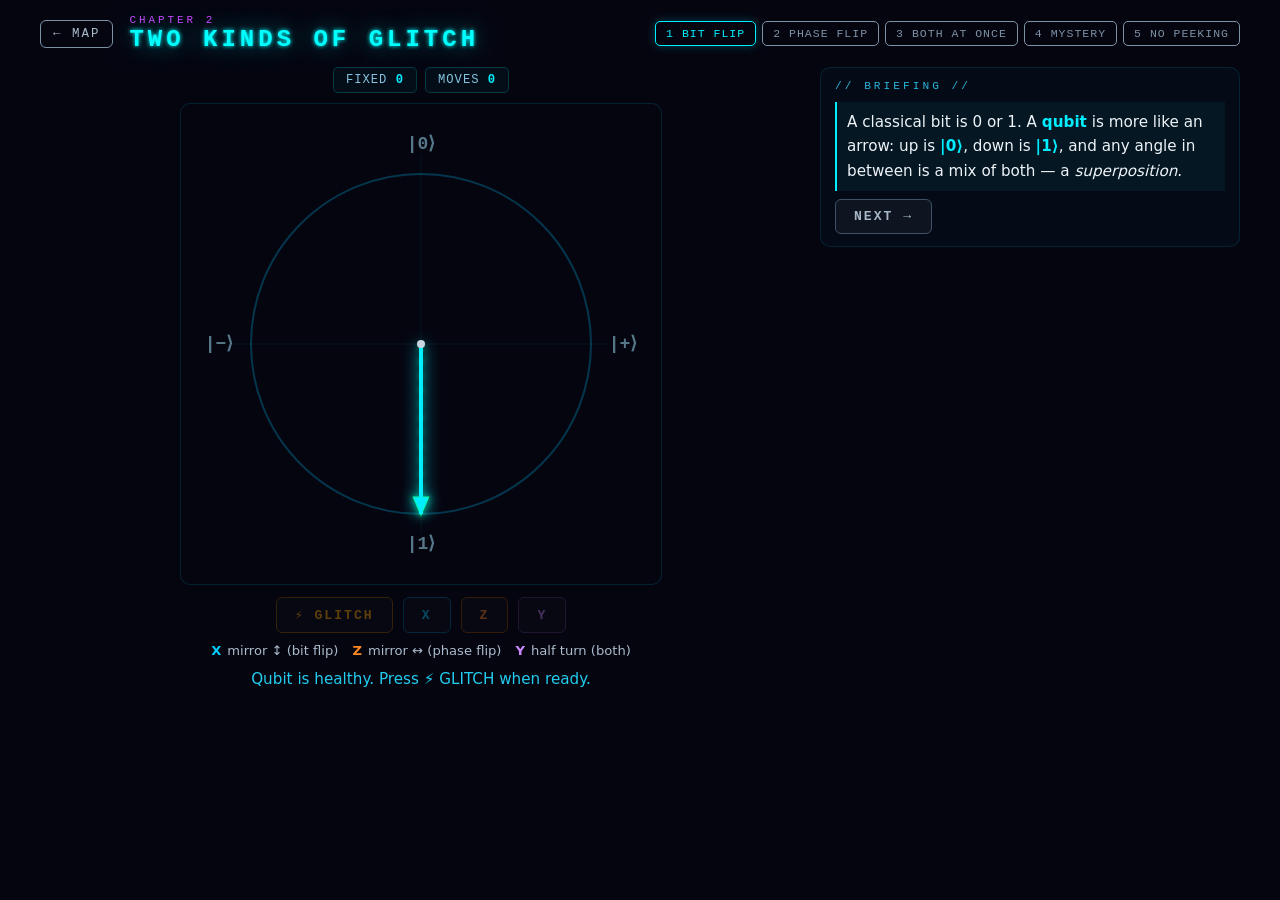
<file: ch2-qubit-errors.html>
<!DOCTYPE html>
<html lang="en">
<head>
<meta charset="UTF-8">
<meta name="viewport" content="width=device-width, initial-scale=1.0">
<title>Two Kinds of Glitch</title>
<link rel="stylesheet" href="css/theme.css">
<style>
#btn-glitch { color: var(--amber); border-color: #885500; }
#btn-glitch:hover:not(:disabled) { box-shadow: 0 0 16px #ffaa0066; }
</style>
</head>
<body>

<header class="topbar">
  <a class="back" href="index.html">← MAP</a>
  <div><div class="eyebrow">CHAPTER 2</div><h1>TWO KINDS OF GLITCH</h1></div>
  <div class="levels" id="levels"></div>
</header>

<main class="stage">
  <section class="board">
    <div class="hud">
      <div class="chip"><span id="h-fixed-lbl">FIXED</span> <b id="h-fixed">0/0</b></div>
      <div class="chip">MOVES <b id="h-moves">0</b></div>
    </div>
    <canvas id="cv" width="480" height="480"></canvas>
    <div class="controls" id="controls">
      <button class="btn" id="btn-glitch">⚡ GLITCH</button>
      <button class="btn tool-X" data-gate="X">X</button>
      <button class="btn tool-Z" data-gate="Z">Z</button>
      <button class="btn tool-Y" data-gate="Y">Y</button>
      <button class="btn go" id="btn-measure">MEASURE</button>
      <button class="btn" id="btn-prepare">PREPARE AGAIN</button>
    </div>
    <div class="legend">
      <span><b style="color:var(--x-col)">X</b> mirror ↕ (bit flip)</span>
      <span><b style="color:var(--z-col)">Z</b> mirror ↔ (phase flip)</span>
      <span><b style="color:var(--y-col)">Y</b> half turn (both)</span>
    </div>
    <div class="status info" id="status"></div>
  </section>
  <aside class="bites" id="bites"></aside>
</main>

<script src="js/core/rng.js"></script>
<script src="js/ui/progress.js"></script>
<script src="js/ui/canvas.js"></script>
<script src="js/ui/bites.js"></script>
<script>
'use strict';
const { glow, noGlow, text } = QEC.ui;
const $ = id => document.getElementById(id);
const cv = $('cv'), ctx = cv.getContext('2d');
const W = cv.width, CX = W / 2, CY = W / 2, R = 170;
const rng = QEC.makeRng(QEC.randomSeed());
const bites = new QEC.ui.Bites($('bites'));
bites.logAs = 'ch2';

// ── Qubit as an arrow in the X–Z plane of the Bloch sphere ─────────────────
// (x, z): z = +1 is |0⟩ (up), z = −1 is |1⟩ (down), x = ±1 is |±⟩.
// For these real states the Pauli gates act exactly as mirrors:
const GATES = {
  X: v => ({ x: v.x, z: -v.z }),     // mirror across the horizontal axis
  Z: v => ({ x: -v.x, z: v.z }),     // mirror across the vertical axis
  Y: v => ({ x: -v.x, z: -v.z }),    // half turn
};
const fromAngle = deg => ({ x: Math.sin(deg * Math.PI / 180), z: Math.cos(deg * Math.PI / 180) });
const same = (a, b) => Math.abs(a.x - b.x) < 1e-9 && Math.abs(a.z - b.z) < 1e-9;

// ── Levels ─────────────────────────────────────────────────────────────────
const LEVELS = [
  {
    // practice: one fix completes the level; after that GLITCH stays live for as long as the player likes.
    name: 'BIT FLIP', goal: 1, practice: true, targets: [0, 180], errors: ['X'],
    bites: [
      'A classical bit is 0 or 1. A <b>qubit</b> is more like an arrow: up is <b>|0⟩</b>, down is <b>|1⟩</b>, and any angle in between is a mix of both — a <em>superposition</em>.',
      { t: 'The dashed arrow shows what the qubit <em>should</em> be. Now let a glitch hit it.', wait: 'glitch', hint: 'press ⚡ GLITCH' },
      { t: 'That was an <span class="x">X</span> error, a <b>bit flip</b>: it mirrors the arrow top↔bottom. Undo it by applying <span class="x">X</span> again.', wait: 'fixed', hint: 'press X' },
      'X twice = nothing at all. That\'s the trick: <b>an error is undone by applying it again</b>.',
    ],
  },
  {
    name: 'PHASE FLIP', goal: 1, practice: true, targets: [90, 270], errors: ['Z'],
    bites: [
      'Qubits have a second way to break — one classical bits don\'t have.',
      { t: 'Here is <b>|0⟩</b>. The <span class="z">Z</span> gate, the <b>phase flip</b>, mirrors the arrow left↔right. What will it do to this arrow?',
        ask: ['Flip it down to |1⟩', 'Tip it over to |+⟩', 'Nothing you can see'], answer: 2, kind: 'predict', id: 'z-on-0',
        onShow: () => setupDemo(0, 'Z') },
      { t: 'Find out: apply <span class="z">Z</span> and watch closely.', wait: 'gateZ', hint: 'press Z' },
      'Nothing moved! An arrow pointing straight up is its own mirror image left↔right. Phase flips only show on superpositions.',
      { t: 'So start at <b>|+⟩</b>, halfway between 0 and 1. Let it glitch.', wait: 'glitch', hint: 'press ⚡ GLITCH',
        onShow: () => newRound() },
      { t: 'It jumped to the other side (|+⟩ ↔ |−⟩): same 50/50 mix of 0 and 1, opposite <em>phase</em>. Undo it.', wait: 'fixed', hint: 'apply the right gate' },
      'Z twice = nothing, just like X. Bit flip and phase flip: two different ways for a qubit to break.',
    ],
  },
  {
    name: 'BOTH AT ONCE', goal: 1, practice: true, targets: [30, 60, 120, 150, 210, 240, 300, 330], errors: ['Y'],
    bites: [
      'The third glitch is <span class="y">Y</span>: an <span class="x">X</span> and a <span class="z">Z</span> at the same time.',
      { t: 'Here is <b>|0⟩</b> again. What will <span class="y">Y</span> do to it?',
        ask: ['Flip it down to |1⟩, like X', 'Nothing you can see, like Z', 'Tip it over to |+⟩'], answer: 0, kind: 'predict', id: 'y-on-0',
        onShow: () => setupDemo(0, 'Y') },
      { t: 'Find out: apply <span class="y">Y</span>.', wait: 'gateY', hint: 'press Y' },
      'Down to |1⟩, exactly like X. The Z part changes nothing here: you saw in the last level that Z leaves |0⟩ alone. On |0⟩ you can\'t tell Y from X.',
      { t: 'Now <b>|+⟩</b>. Apply <span class="y">Y</span> again.', wait: 'gateY', hint: 'press Y',
        onShow: () => setupDemo(90, 'Y') },
      'Over to |−⟩, exactly like Z. This time the X part changes nothing: |+⟩ is its own mirror image top↔bottom.',
      { t: 'You only see both parts at an odd angle. Let a glitch hit this arrow.', wait: 'glitch', hint: 'press ⚡ GLITCH',
        onShow: () => newRound() },
      { t: 'Flipped top↔bottom <em>and</em> left↔right: the arrow made a <b>half turn</b>. That is a <span class="y">Y</span>. Undo it.', wait: 'fixed', hint: 'apply the right gate' },
      '<span class="y">Y</span> is just <span class="x">X</span> and <span class="z">Z</span> together (up to an overall factor that no measurement can ever see). So X then Z would fix it too, in two moves. Y does it in one.',
    ],
  },
  {
    name: 'MYSTERY', goal: 4, clean: true, targets: [30, 60, 120, 150, 210, 240, 300, 330], errors: ['X', 'Z', 'Y'],
    bites: [
      'Now all three glitches are in the mix: <span class="x">X</span>, <span class="z">Z</span> or <span class="y">Y</span>. You won\'t be told which.',
      'When a glitch hits, the arrow turns red and jumps. A dashed arrow stays behind and shows where it should point. Compare the two: flipped top↔bottom? Left↔right? Both?',
      'Every error is one of these three (or a mix you can build from them). Here only <b>clean fixes</b> count: the right gate on the first try. Read the arrow, then press. Fix 4 cleanly.',
    ],
  },
  {
    name: 'NO PEEKING', goal: 0, targets: [60], errors: [],
    bites: [
      'Confession: you were cheating. A real quantum computer <b>can\'t see the arrow</b>. The only way to look is to <b>measure</b>.',
      { t: 'This arrow is mostly |0⟩, a bit of |1⟩. If you measure it, you get…', ask: ['…its angle', '…always 0', '…0 or 1, at random'],
        answer: 2, kind: 'predict', id: 'measure-60', onShow: () => setupMeasure(60) },
      { t: 'Measure it.', wait: 'measure', hint: 'press MEASURE' },
      'A single answer, 0 or 1 — and the arrow <b>snapped</b> to it.',
      { t: 'Can you get the dashed arrow back? You still have <span class="x">X</span>, <span class="z">Z</span> and <span class="y">Y</span>. Try.', wait: 'restore', hint: 'try 3 gates' },
      'No gate brings it back: they only mirror, and a mirrored |0⟩ or |1⟩ is still |0⟩ or |1⟩. The angle — the stored information — is <b>gone</b>. Measuring didn\'t just look; it destroyed the data.',
      { t: 'Prepare the same arrow again and measure, until you have seen <b>both</b> answers. The tally above the board counts them.',
        wait: 'measure3', hint: 'PREPARE AGAIN, then MEASURE', onShow: () => startTally() },
      'Same arrow every time, yet different answers: measuring is a dice roll. Over many tries, this arrow gives 0 about 3 times in 4.',
      { t: '<b>A new qubit.</b> We set this one up pointing straight <b>down</b>, at |1⟩.', onShow: () => setupMeasure(180, true) },
      { t: 'You measure this arrow at |1⟩. What happens?',
        ask: ['You get 1, and the arrow stays put', '0 or 1 at random, and it snaps', 'It tips over sideways'], answer: 0, kind: 'check', id: 'measure-1',
        reply: (i, ok) => (ok ? '✓ Right.' : '✗ Not quite: you get <b>1, and the arrow stays put</b>.')
          + ' An arrow that already points at an answer has nothing to lose. Measuring destroys only the <em>in-between</em>.' },
      { t: 'See for yourself.', wait: 'measure', hint: 'press MEASURE' },
      'So we can\'t peek to find errors — peeking destroys the data. The way out: ask questions that reveal the <em>error</em> but not the <em>data</em>, questions whose answer is already certain. That\'s Chapter 3.',
    ],
  },
];

// ── State ──────────────────────────────────────────────────────────────────
let S = null;
let anim = null;     // { from, to, t0, gate }
let flash = -1e9;    // timestamp of last glitch flash
let bagTarget = null, bagError = null;

function startLevel(i) {
  const lv = LEVELS[i];
  // Draw angles and error types from shuffle bags, so a level shows the whole
  // menu (X, Z and Y) instead of handing out the same glitch three times.
  bagTarget = rng.bag(lv.targets);
  bagError  = lv.errors.length ? rng.bag(lv.errors) : null;
  // tally: [count of 0, count of 1] while NO PEEKING asks for repeated measurements, else null.
  // practising: a practice level is complete and stays open for more rounds.
  S = { lv, idx: i, phase: 'ready', target: null, v: null, fixed: 0, moves: 0, perfect: 0, glitches: 0, restoreTries: 0,
        demo: false, demoGate: null, tally: null, practising: false };
  newRound();
  bites.play(lv.bites, () => { if (lv.goal === 0 || S.goalReached) levelDone(); else updateUI(); });
  updateUI();
}

function newRound() {
  const deg = bagTarget();
  S.target = fromAngle(deg);
  S.v = { ...S.target };
  S.phase = 'ready';
  S.demo = false;
  S.moves = 0;
  setStatus(S.lv.goal ? 'Qubit is healthy. Press ⚡ GLITCH when ready.' : '', 'info');
  updateUI();
}

const KET = { 0: '|0⟩', 90: '|+⟩', 180: '|1⟩', 270: '|−⟩' };

// A demo arrow for one named gate (only that gate's button is live): 'Z' on |0⟩, 'Y' on |0⟩ and |+⟩.
function setupDemo(deg, gate) {
  anim = null;
  S.target = fromAngle(deg);
  S.v = { ...S.target };
  S.phase = 'broken';
  S.demo = true;
  S.demoGate = gate;
  setStatus(`This is ${KET[deg]}.`, 'info');
  updateUI();
}

// fresh: a new qubit, not the old one measured again, so the arrow grows out of the centre.
function setupMeasure(deg, fresh = false) {
  S.target = fromAngle(deg);
  S.v = { ...S.target };
  anim = fresh ? { from: { x: 0, z: 0 }, to: S.v, t0: performance.now(), gate: null, ms: 900 } : null;
  S.phase = 'measure';
  S.tally = null;
  setStatus(deg === 180 ? (fresh ? 'New qubit, prepared pointing straight down at |1⟩.' : 'This arrow points straight at |1⟩.')
    : 'This arrow is mostly |0⟩, a bit of |1⟩.', 'info');
  updateUI();
}

function startTally() { S.tally = [0, 0]; updateUI(); }

// Inputs are live only when a bite is waiting for the player, or after all bites are read
// (a finished practice level counts: its bites are read, only the closing NEXT LEVEL is left).
const canAct = () => bites.open || (S && S.practising);
bites.onChange = () => { if (S) updateUI(); };

function glitch() {
  if (S.phase !== 'ready' || !canAct() || !bagError) return;
  const e = bagError();
  S.glitches++;
  move(GATES[e](S.v), null);
  S.phase = 'broken';
  flash = performance.now();
  setStatus('⚡ Glitch! The qubit is no longer what it should be.', 'error');
  bites.notify('glitch');
  updateUI();
}

function applyGate(g) {
  if (S.phase === 'measured' && bites.waiting === 'restore' && !anim) return tryRestore(g);
  if (S.phase !== 'broken' || !canAct() || anim) return;
  move(GATES[g](S.v), g);
  if (S.demo) {
    const was = KET[Math.round(Math.atan2(anim.from.x, anim.from.z) * 180 / Math.PI + 360) % 360];
    const now = KET[Math.round(Math.atan2(S.v.x, S.v.z) * 180 / Math.PI + 360) % 360];
    setStatus(was === now ? `${g} applied to ${was} … and nothing changed.` : `${g} applied to ${was}: it went to ${now}.`, 'warn');
    S.phase = 'shown';   // one press per demo; the next bite sets up the next arrow
    bites.notify('gate' + g);
    updateUI();
    return;
  }
  S.moves++;
  if (same(S.v, S.target)) {
    S.phase = 'fixed';
    const clean = S.moves === 1;
    if (clean) S.perfect++;
    if (S.lv.clean) QEC.progress.note('ch2', 'mystery-first-fix', { kind: 'task', ok: clean });
    // In MYSTERY only a clean fix counts: pressing X, Z, Y until it fits must not win the level.
    if (clean || !S.lv.clean) S.fixed++;
    setStatus(clean ? '✓ Fixed in one move!'
      : S.lv.clean ? `Fixed in ${S.moves} moves — doesn't count. Before you press: flipped ↕, ↔ or both?`
      : `✓ Fixed (${S.moves} moves).`, clean || !S.lv.clean ? 'success' : 'warn');
    if (clean || !S.lv.clean) QEC.ui.fx.good(cv); else QEC.ui.fx.nudge(cv);
    bites.notify('fixed');
    updateUI();
    const goal = S.fixed >= S.lv.goal;
    if (goal && !S.goalReached) { S.goalReached = true; if (bites.done) setTimeout(levelDone, 700); }
    // Practice levels go on after the goal: another healthy arrow, ready for the next GLITCH.
    if (!goal || S.lv.practice) setTimeout(() => { if (S.phase === 'fixed') newRound(); }, 1100);
  } else {
    setStatus(S.lv.clean && S.moves === 1 ? 'Not that one — this round won\'t count, but finish the fix.' : 'Not there yet — compare with the dashed arrow.', 'warn');
    QEC.ui.fx.nudge(cv);
    updateUI();
  }
}

// After a measurement: gates can only mirror |0⟩/|1⟩ onto |0⟩/|1⟩, so the angle never comes back.
function tryRestore(g) {
  move(GATES[g](S.v), g);
  S.restoreTries++;
  setStatus(`${g} applied: still |${S.v.z > 0 ? 0 : 1}⟩, not the dashed arrow.`, 'warn');
  QEC.ui.fx.nudge(cv);
  if (S.restoreTries >= 3) bites.notify('restore');
  updateUI();
}

function measure() {
  if (S.phase !== 'measure' || anim || !canAct()) return;
  const p0 = (1 + S.v.z) / 2;               // Born rule: P(0) = cos²(θ/2)
  const got = rng() < p0 ? 0 : 1;
  move({ x: 0, z: got ? -1 : 1 }, null);
  S.phase = 'measured';
  if (S.tally && bites.waiting === 'measure3') S.tally[got]++;
  const sure = p0 < 1e-9 || p0 > 1 - 1e-9;
  setStatus(sure ? `Measured: ${got}, with certainty. The arrow was already at |${got}⟩ and stays put.`
    : `Measured: ${got}. (P(0) was ${Math.round(p0 * 100)}%.) The arrow snapped to |${got}⟩.`, got ? 'warn' : 'info');
  bites.notify('measure');
  // Honest dice: the step ends once both answers have come up (and at least 3 tries), never by rigging one.
  const t = S.tally;
  if (t && bites.waiting === 'measure3' && t[0] && t[1] && t[0] + t[1] >= 3) {
    // Let the arrow finish snapping and the result be read before the next bite resets the arrow.
    const s = S;
    S.settling = true;
    $('status').textContent += ' Both answers seen. Next step in a moment…';   // says why PREPARE is greyed out
    setTimeout(() => { if (S !== s) return; S.settling = false; bites.notify('measure3'); updateUI(); }, 1800);
  }
  updateUI();
}

function prepare() {
  if (S.phase !== 'measured' || bites.waiting === 'restore' || S.settling || !canAct()) return;
  S.v = { ...S.target };
  S.phase = 'measure';
  setStatus('Prepared the same arrow again.', 'info');
  updateUI();
}

function levelDone() {
  chapter.complete(S.idx);
  const last = chapter.isLast(S.idx);
  const bonus = S.lv.clean ? ` ${S.perfect} of ${S.glitches} glitches fixed in one move.`
    : S.lv.practice ? ' Practise as long as you like: press ⚡ GLITCH for another round. Then go on.' : '';
  bites.finish(last
    ? '✓ <b>Chapter complete.</b> Qubits suffer bit flips (X), phase flips (Z) and both (Y) — and we may not look. Next: catching errors blindfolded.'
    : `✓ <b>Level complete.</b>${bonus}`,
    last
      ? [{ label: 'CHAPTER 3 →', onClick: () => (location.href = 'ch3-repetition.html') }, { label: 'MAP', cls: '', onClick: () => (location.href = 'index.html') }]
      : [{ label: 'NEXT LEVEL →', onClick: () => chapter.go(S.idx + 1) }]);
  if (S.lv.practice) {
    S.practising = true;   // keep the round going; GLITCH stays live
    setStatus('✓ Level complete! Press ⚡ GLITCH to practise, or go on.', 'success');
  } else {
    setStatus(last ? '✓ Chapter 2 complete!' : '✓ Level complete!', 'success');
    S.phase = 'done';
  }
  updateUI();
}

function move(to, gate) {
  anim = { from: { ...S.v }, to, t0: performance.now(), gate };
  S.v = to;
}

// ── UI ─────────────────────────────────────────────────────────────────────
function setStatus(msg, cls) { $('status').textContent = msg; $('status').className = 'status ' + cls; }

function updateUI() {
  const lv = S.lv;
  const meas = lv.goal === 0;
  $('h-fixed-lbl').textContent = meas ? 'RESULTS' : lv.clean ? 'CLEAN FIXES' : 'FIXED';
  $('h-fixed').textContent = meas ? (S.tally ? `0: ${S.tally[0]}×  1: ${S.tally[1]}×` : '–')
    : lv.practice ? `${S.fixed}` : `${S.fixed}/${lv.goal}`;
  $('h-moves').textContent = S.moves;
  $('btn-glitch').style.display = meas ? 'none' : '';
  const act = canAct();
  $('btn-glitch').disabled = S.phase !== 'ready' || !act;
  const restoring = meas && bites.waiting === 'restore';
  document.querySelectorAll('[data-gate]').forEach(b => {
    b.style.display = meas && !restoring ? 'none' : '';
    b.disabled = restoring ? S.phase !== 'measured'
      : S.phase !== 'broken' || !act || (S.demo && b.dataset.gate !== S.demoGate);   // a demo asks for one gate
  });
  $('btn-measure').style.display = meas ? '' : 'none';
  $('btn-prepare').style.display = meas ? '' : 'none';
  $('btn-measure').disabled = S.phase !== 'measure' || restoring || !act;
  $('btn-prepare').disabled = S.phase !== 'measured' || restoring || S.settling || !act;
}

$('btn-glitch').onclick = glitch;
$('btn-measure').onclick = measure;
$('btn-prepare').onclick = prepare;
document.querySelectorAll('[data-gate]').forEach(b => (b.onclick = () => applyGate(b.dataset.gate)));
document.addEventListener('keydown', e => {
  const k = e.key.toUpperCase();
  if (GATES[k]) applyGate(k);
  if (k === 'G') glitch();
});

// ── Drawing ────────────────────────────────────────────────────────────────
const COL = { X: '#00ccff', Z: '#ff8822', Y: '#cc88ff' };

function arrow(v, color, { dashed = false, width = 4, glowAmt = 16 } = {}) {
  const tx = CX + v.x * R, ty = CY - v.z * R;
  const len = Math.hypot(tx - CX, ty - CY);
  ctx.save();
  ctx.strokeStyle = color; ctx.fillStyle = color; ctx.lineWidth = width;
  if (dashed) ctx.setLineDash([8, 6]);
  glow(ctx, color, glowAmt);
  ctx.beginPath(); ctx.moveTo(CX, CY); ctx.lineTo(tx, ty); ctx.stroke();
  ctx.setLineDash([]);
  if (len > 20) {
    const a = Math.atan2(ty - CY, tx - CX), h = 18;
    ctx.beginPath();
    ctx.moveTo(tx, ty);
    ctx.lineTo(tx - h * Math.cos(a - 0.4), ty - h * Math.sin(a - 0.4));
    ctx.lineTo(tx - h * Math.cos(a + 0.4), ty - h * Math.sin(a + 0.4));
    ctx.closePath();
    dashed ? ctx.stroke() : ctx.fill();
  }
  ctx.restore();
}

function draw(t) {
  ctx.clearRect(0, 0, W, W);

  // circle and axes
  ctx.strokeStyle = 'rgba(0,204,255,0.25)'; ctx.lineWidth = 2;
  ctx.beginPath(); ctx.arc(CX, CY, R, 0, Math.PI * 2); ctx.stroke();
  ctx.strokeStyle = 'rgba(0,204,255,0.08)'; ctx.lineWidth = 1;
  ctx.beginPath(); ctx.moveTo(CX - R - 20, CY); ctx.lineTo(CX + R + 20, CY); ctx.moveTo(CX, CY - R - 20); ctx.lineTo(CX, CY + R + 20); ctx.stroke();
  const lab = { font: 'bold 18px Courier New', color: '#557788' };
  text(ctx, '|0⟩', CX, CY - R - 30, lab);
  text(ctx, '|1⟩', CX, CY + R + 30, lab);
  text(ctx, '|+⟩', CX + R + 32, CY, lab);
  text(ctx, '|−⟩', CX - R - 32, CY, lab);

  // mirror line while a gate animates
  let v = S.v;
  if (anim) {
    const k = Math.min(1, (t - anim.t0) / (anim.ms || 450));
    const e = k < 0.5 ? 2 * k * k : 1 - Math.pow(-2 * k + 2, 2) / 2;
    v = { x: anim.from.x + (anim.to.x - anim.from.x) * e, z: anim.from.z + (anim.to.z - anim.from.z) * e };
    if (anim.gate) {
      ctx.save();
      ctx.strokeStyle = COL[anim.gate]; ctx.globalAlpha = 0.7 * (1 - k); ctx.lineWidth = 3;
      glow(ctx, COL[anim.gate], 14);
      ctx.beginPath();
      if (anim.gate === 'X') { ctx.moveTo(CX - R, CY); ctx.lineTo(CX + R, CY); }
      else if (anim.gate === 'Z') { ctx.moveTo(CX, CY - R); ctx.lineTo(CX, CY + R); }
      else ctx.arc(CX, CY, 14, 0, Math.PI * 2);
      ctx.stroke();
      ctx.restore();
    }
    if (k >= 1) anim = null;
  }

  // glitch flash
  const f = (t - flash) / 500;
  if (f >= 0 && f < 1) {
    ctx.save();
    ctx.globalAlpha = 0.35 * (1 - f);
    ctx.fillStyle = '#ff2244';
    ctx.beginPath(); ctx.arc(CX, CY, R * (0.6 + f * 0.6), 0, Math.PI * 2); ctx.fill();
    ctx.restore();
  }

  if (S.target && !S.demo && S.phase !== 'measure' && S.phase !== 'measured') arrow(S.target, '#00ff88', { dashed: true, width: 2, glowAmt: 6 });
  else if (S.phase === 'measured' && bites.waiting === 'restore') arrow(S.target, '#00ff88', { dashed: true, width: 2, glowAmt: 6 });
  else if (S.phase === 'measured') arrow(S.target, '#556677', { dashed: true, width: 2, glowAmt: 0 });
  const broken = S.phase === 'broken' && !S.demo;
  const col = broken ? '#ff4455' : S.phase === 'fixed' || S.phase === 'done' ? '#00ff88' : '#00eeff';
  arrow(v, col);
  noGlow(ctx);
  ctx.fillStyle = '#c8d4e0';
  ctx.beginPath(); ctx.arc(CX, CY, 4, 0, Math.PI * 2); ctx.fill();
}

// ── Boot ───────────────────────────────────────────────────────────────────
// Saves from before BOTH AT ONCE (level 3) was added: MYSTERY and NO PEEKING moved up one place,
// so a save that had reached them moves up with them. The marker makes this run once per browser.
// (Such a player skips the new level, but its chip is open.)
if (!QEC.progress.load('ch2', 'yLevel')) {
  const old = QEC.progress.level('ch2');
  if (old >= 2) QEC.progress.reachLevel('ch2', old + 1);
  QEC.progress.save('ch2', 'yLevel', true);
}
const chapter = QEC.ui.chapter({ id: 'ch2', el: $('levels'), levels: LEVELS.map(l => l.name), start: startLevel });
chapter.begin();
QEC.ui.loop(draw);
</script>
</body>
</html>
</file>
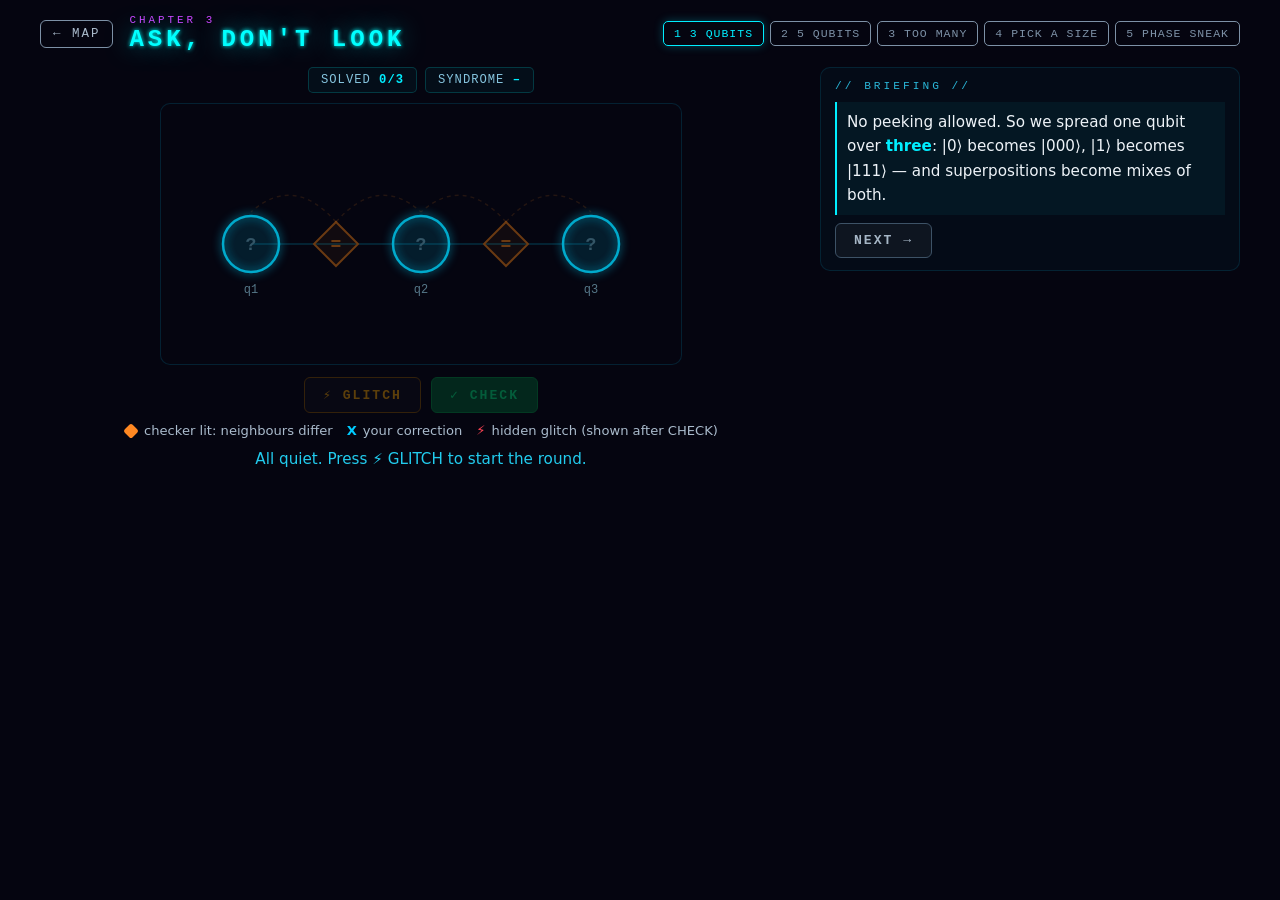
<file: ch3-repetition.html>
<!DOCTYPE html>
<html lang="en">
<head>
<meta charset="UTF-8">
<meta name="viewport" content="width=device-width, initial-scale=1.0">
<title>Ask, Don't Look</title>
<link rel="stylesheet" href="css/theme.css">
<style>
#btn-glitch { color: var(--amber); border-color: #885500; }
canvas { cursor: pointer; }
</style>
</head>
<body>

<header class="topbar">
  <a class="back" href="index.html">← MAP</a>
  <div><div class="eyebrow">CHAPTER 3</div><h1>ASK, DON'T LOOK</h1></div>
  <div class="levels" id="levels"></div>
</header>

<main class="stage">
  <section class="board">
    <div class="hud">
      <div class="chip"><span id="h-solved-lbl">SOLVED</span> <b id="h-solved">0/0</b></div>
      <div class="chip">SYNDROME <b id="h-syn">–</b></div>
    </div>
    <canvas id="cv" width="760" height="260"></canvas>
    <div class="controls">
      <button class="btn" id="btn-glitch">⚡ GLITCH</button>
      <button class="btn go" id="btn-check">✓ CHECK</button>
      <button class="btn" id="btn-retry">↺ TRY AGAIN</button>
      <button class="btn" id="btn-reveal">SHOW ANSWER</button>
      <button class="btn next" id="btn-round">NEXT ROUND →</button>
    </div>
    <div class="controls" id="sizes">
      <button class="btn" data-n="3">3 QUBITS</button>
      <button class="btn" data-n="5">5 QUBITS</button>
      <button class="btn" data-n="7">7 QUBITS</button>
    </div>
    <div class="legend">
      <span><span class="sw" style="background:#ff8822;transform:rotate(45deg) scale(.8)"></span> checker lit: neighbours differ</span>
      <span><b style="color:var(--x-col)">X</b> your correction</span>
      <span><b style="color:var(--red)">⚡</b> hidden glitch (shown after CHECK)</span>
    </div>
    <div class="status info" id="status"></div>
  </section>
  <aside class="bites" id="bites"></aside>
</main>

<script src="js/core/rng.js"></script>
<script src="js/core/pauli.js"></script>
<script src="js/core/codes.js"></script>
<script src="js/core/decoder.js"></script>
<script src="js/ui/progress.js"></script>
<script src="js/ui/canvas.js"></script>
<script src="js/ui/bites.js"></script>
<script>
'use strict';
const P = QEC.Pauli, D = QEC.decoder;
const { glow, noGlow, text, pointer } = QEC.ui;
const $ = id => document.getElementById(id);
const cv = $('cv'), ctx = cv.getContext('2d');
let W = cv.width;
const H = cv.height, QY = 140, QR = 28;
const rng = QEC.makeRng(QEC.randomSeed());
const bites = new QEC.ui.Bites($('bites'));

// ── Levels ─────────────────────────────────────────────────────────────────
// errors(n) returns the hidden error for one round. Which qubit (or pair) gets hit
// is drawn from a shuffle bag, not an independent roll: with 3 qubits, plain draws
// hand out the same qubit twice in a row a third of the time, which makes the
// "every glitch lights a different pattern" lesson fall flat.
const xOn = (n, qs) => P.on(n, qs, 'X');
const pairs = n => {
  const out = [];
  for (let i = 0; i < n; i++) for (let j = i + 1; j < n; j++) out.push([i, j]);
  return out;
};
const bagQ3 = rng.bagInt(3), bagQ3z = rng.bagInt(3), bagPair3 = rng.bag(pairs(3)), bagCount = rng.bag([1, 2]);
const LEVELS = [
  {
    name: '3 QUBITS', n: 3, goal: 3,
    errors: (n) => xOn(n, [bagQ3()]),
    bites: [
      'No peeking allowed. So we spread one qubit over <b>three</b>: |0⟩ becomes |000⟩, |1⟩ becomes |111⟩ — and superpositions become mixes of both.',
      'The orange diamonds are <b>checkers</b>. Each asks two neighbours just one thing: <em>are you equal?</em> Lit = different. The checkers never learn whether the qubits are 0 or 1 — so nothing collapses.',
      { t: 'A hidden <span class="x">X</span> glitch is about to hit one qubit. You won\'t see which.', wait: 'glitch', hint: 'press ⚡ GLITCH' },
      { t: 'Look at the lit checkers. Which qubit is the odd one out? Click it to apply <span class="x">X</span>.', wait: 'flip', hint: 'click a qubit' },
      { t: 'Clicking again undoes your X. When every checker is dark, press CHECK to reveal the truth.', wait: 'solved', hint: 'turn all checkers dark, then CHECK' },
      'Each glitch lit a <em>different</em> pattern of checkers — the syndrome from Chapter 1, now for qubits. That was round 1 of 3. Solve 2 more.',
    ],
  },
  {
    name: '5 QUBITS', n: 5, goal: 4,
    errors: (n) => xOn(n, rng.sample(n, bagCount())),
    bites: [
      'Five qubits, four checkers — and now <b>one or two</b> glitches per round.',
      'Rule of thumb: pick the <b>fewest</b> flips that turn every checker dark. Few glitches are more likely than many. Solve 4 rounds.',
    ],
  },
  {
    // Two glitches per round, not announced: real checkers never say how many hit.
    // The feedback names the count once the round is over.
    name: 'TOO MANY', n: 3, goal: 2, countAll: true, twoHit: true,
    errors: (n) => xOn(n, bagPair3()),
    bites: [
      'Back to three qubits, and the same job as before.',
      'Do what the checkers suggest, then CHECK. Play 2 rounds.',
    ],
  },
  {
    // The distance limit as a decision: the player plans the code, the fewest-flips rule decodes.
    // The count is a design spec ("up to k"), not something the decoder knows. The round then
    // tests the worst case, exactly k glitches, so the right size for "up to k" and for
    // "exactly k" is the same: 2k + 1 qubits.
    name: 'PICK A SIZE', n: 3, goal: 3, pick: true,
    errors: (n, k) => xOn(n, rng.sample(n, k)),
    bites: [
      'You\'re the engineer now. Real hardware never tells you how many glitches hit. But you know your hardware, so you design for the worst burst you expect: your <b>spec</b>. Each round has a spec of up to <b>1, 2 or 3</b> glitches. Bigger codes cost more qubits.',
      'Pick the <b>smallest</b> code that is <em>sure</em> to survive any burst within the spec. Then the worst case hits: exactly that many glitches. The fewest-flips rule decodes, and it does not know the spec; your job is the plan. Get each spec right once: 1, 2 and 3.',
    ],
  },
  {
    name: 'PHASE SNEAK', n: 3, goal: 1, countAll: true,
    errors: (n) => P.on(n, [bagQ3z()], 'Z'),
    bites: [
      { t: 'One last glitch. Go ahead.', wait: 'glitch', hint: 'press ⚡ GLITCH' },
      { t: 'Hm. Every checker stays dark. Nothing to fix? Press CHECK.', wait: 'checked', hint: 'press CHECK' },
      'It was a <span class="z">Z</span> glitch! These checkers compare <em>bit values</em> only, so a <b>phase flip</b> slips right through. To catch both kinds we need a second kind of checker. That\'s Chapter 4.',
    ],
  },
];

// ── State ──────────────────────────────────────────────────────────────────
let S = null, hover = -1;
const ripples = [];

function startLevel(i) {
  const lv = LEVELS[i];
  S = { lv, idx: i, solved: 0, played: 0, rightK: new Set() };
  setSize(lv.n);
  newRound();
  bites.play(lv.bites, () => { if (S.goalReached) levelDone(); else updateUI(); });
}

function setSize(n) {
  S.n = n;
  S.code = QEC.codes.repetitionCode(n);
  W = cv.width = 180 + (n - 1) * (n <= 3 ? 170 : 140);   // fewer qubits → narrower board, bigger on phones
}

function newRound() {
  const n = S.n;
  S.phase = S.lv.pick ? 'pick' : 'ready';   // [pick →] ready → hidden (glitched) → [failed ↔ hidden] → revealed
  S.err = P.identity(n);
  S.corr = P.identity(n);
  S.result = null;
  S.retried = false;
  if (S.lv.pick) {
    // Each burst size must be answered right once, so only sizes still open come up.
    // After a miss, another open size goes first and the missed one returns later.
    const left = [1, 2, 3].filter(k => !S.rightK.has(k));
    const open = left.length ? left : [1, 2, 3];   // all done: the level is about to close
    S.k = rng.pick(open.length > 1 ? open.filter(k => k !== S.k) : open);
    setStatus(`Spec: bursts of up to ${S.k} glitch${S.k > 1 ? 'es' : ''}. Pick a code.`, 'warn');
  } else setStatus('All quiet. Press ⚡ GLITCH to start the round.', 'info');
  updateUI();
}

// PICK A SIZE: build the chosen code, let the burst hit, and let the fewest-flips rule answer.
function pickSize(n) {
  if (S.phase !== 'pick' || !bites.open) return;
  setSize(n);
  S.err = S.lv.errors(n, S.k);
  S.corr = P.identity(n);
  S.phase = 'auto';
  setStatus(`⚡ Worst case: ${S.k} glitch${S.k > 1 ? 'es' : ''} hit. Decoding with the fewest flips…`, 'error');
  updateUI();
  setTimeout(() => {
    S.corr = D.matchingDecode(S.code, D.syndrome(S.code, S.err));
    S.result = D.residualStatus(S.code, S.err, S.corr);
    const t = QEC.codes.correctable(n), best = QEC.codes.distanceFor(S.k);
    const right = n === best;
    QEC.progress.note('ch3', `pick-${S.k}`, { kind: 'task', ok: right });
    const fixes = `${n} qubits fix any ${t} glitch${t > 1 ? 'es' : ''}`;
    if (right) {
      S.rightK.add(S.k);
      S.solved++;
      QEC.ui.fx.good(cv);
      setStatus(`✓ Right size: ${fixes} — and not one qubit more.`, 'success');
    } else if (S.result === 'ok') {
      QEC.ui.fx.nudge(cv);
      setStatus(`Safe, but wasteful: ${fixes}. ${best} would have done. Doesn't count.`, 'warn');
    } else {
      QEC.ui.fx.bad(cv);
      setStatus(`✗ Too small: ${fixes}. ${S.k} glitches look like ${n - S.k} on the other qubits, so the fix completes the flip.`, 'error');
    }
    endRound();
  }, 900);
}

const residual = () => P.compose(S.err, S.corr);
const syndrome = () => D.syndrome(S.code, residual());

function glitch() {
  if (S.phase !== 'ready' || !bites.open) return;
  S.err = S.lv.errors(S.n);
  S.phase = 'hidden';
  setStatus('⚡ Something glitched. Read the checkers.', 'error');
  bites.notify('glitch');
  updateUI();
}

function flip(q) {
  if (S.phase !== 'hidden' || !bites.open) return;
  P.applyAt(S.corr, q, 'X');
  const d = S.code.data[q];
  ripples.push({ x: qx(d.c), y: QY, t0: performance.now() });
  bites.notify('flip');
  const lit = syndrome().filter(Boolean).length;
  setStatus(lit ? `${lit} checker${lit > 1 ? 's' : ''} still lit.` : 'All checkers dark. Press ✓ CHECK.', lit ? 'info' : 'success');
  updateUI();
}

function check() {
  if (S.phase !== 'hidden' || !bites.open) return;
  if (!D.isZero(syndrome())) { setStatus('Some checkers are still lit — keep going.', 'warn'); QEC.ui.fx.nudge(cv); return; }
  S.result = D.residualStatus(S.code, S.err, S.corr);
  // advance the briefing first, so feedback below lands under the new bite
  bites.notify('checked');
  if (S.result === 'ok') {
    QEC.ui.fx.good(cv);
    bites.notify('solved');
    S.solved++;
    setStatus('✓ Fixed! The stored qubit is safe.', 'success');
    if (S.retried) bites.feedback(S.lv.twoHit
      ? 'Right on the second try! But a real decoder gets only <b>one</b> guess — and with two glitches in three qubits, the checkers always point it the wrong way.'
      : 'Second try worked. A real decoder gets only <b>one</b> guess, so it always goes for the fewest flips.');
    else if (S.lv.twoHit) bites.feedback('Fixed, but look at the ⚡ marks: <b>two</b> glitches hit, and the checkers could not tell you that. The fewest-flips rule would have flipped the third qubit instead and lost. Three qubits can only fix <b>one</b> glitch — the code\'s <b>distance</b> limit.');
    return endRound();
  }
  if (S.err.z.some(Boolean)) {
    // a phase flip: no X fix could ever help, so there is nothing to retry
    setStatus('✗ A phase flip went unnoticed — the stored qubit is damaged.', 'error');
    QEC.ui.fx.bad(cv);
    return endRound();
  }
  // Wrong fix: keep the glitch hidden and let the player try again.
  S.phase = 'failed';
  QEC.ui.fx.bad(cv);
  setStatus('✗ Logical error! The checkers are dark, but glitch + your fix flipped ALL qubits (|000⟩ ↔ |111⟩).', 'error');
  bites.feedback(S.lv.twoHit
    ? 'This time <b>two</b> glitches hit, and the checkers could not tell you that. Two glitches look exactly like one glitch on the <em>other</em> qubit, so the obvious fix completes the flip: a <b>logical error</b>. Three qubits can only fix <b>one</b> glitch — the code\'s <b>distance</b> limit. Try again, or show the answer.'
    : 'Dark checkers, but the wrong fix. Remember: the <b>fewest</b> flips that turn every checker dark. Try again!');
  updateUI();
}

function retry() {
  if (S.phase !== 'failed') return;
  S.corr = P.identity(S.n);
  S.result = null;
  S.retried = true;
  S.phase = 'hidden';
  setStatus('Same glitch, fresh start. Read the checkers again.', 'info');
  updateUI();
}

// The round is over: show where the glitches really were. Counts towards the level.
function endRound() {
  S.phase = 'revealed';
  S.played++;
  updateUI();
  const count = S.lv.countAll ? S.played : S.solved;
  // wrap up once the goal is met — but never cut off a bite the player is still reading
  if (count >= S.lv.goal) { S.goalReached = true; if (bites.done) setTimeout(levelDone, 900); }
}

function levelDone() {
  chapter.complete(S.idx);
  const last = chapter.isLast(S.idx);
  const msg = {
    0: '✓ <b>Level complete.</b> You located errors using only "are you equal?" questions.',
    1: '✓ <b>Level complete.</b> More qubits, more checkers — and more glitches you can handle.',
    2: '✓ <b>Lesson learned:</b> a code with distance <b>d</b> can fix up to <b>(d−1)/2</b> glitches. Three qubits: distance 3, one glitch.',
    3: '✓ <b>Level complete.</b> To survive up to <b>k</b> glitches you need distance <b>2k + 1</b>. Every extra qubit is one more that can glitch, so engineers pick exactly that. Real hardware gives no burst size, only a glitch <b>rate</b>. Chapter 6 picks codes from a rate.',
  }[S.idx];
  bites.finish(last
    ? '✓ <b>Chapter complete.</b> Parity checks find bit flips without looking. Next: a checker for phase flips.'
    : msg,
    last
      ? [{ label: 'CHAPTER 4 →', onClick: () => (location.href = 'ch4-square.html') }, { label: 'MAP', cls: '', onClick: () => (location.href = 'index.html') }]
      : [{ label: 'NEXT LEVEL →', onClick: () => chapter.go(S.idx + 1) }]);
  S.phase = 'done';
  updateUI();
}

// ── UI ─────────────────────────────────────────────────────────────────────
function setStatus(msg, cls) { $('status').textContent = msg; $('status').className = 'status ' + cls; }

function updateUI() {
  if (!S) return;
  const lv = S.lv;
  $('h-solved-lbl').textContent = lv.countAll ? 'ROUNDS' : lv.pick ? 'RIGHT SIZE' : 'SOLVED';
  $('h-solved').textContent = lv.countAll ? `${S.played}/${lv.goal}` : `${S.solved}/${lv.goal}`;
  $('h-syn').textContent = S.phase === 'ready' || S.phase === 'pick' ? '–' : syndrome().join('');
  $('btn-glitch').disabled = S.phase !== 'ready' || !bites.open;
  $('btn-check').disabled = S.phase !== 'hidden' || !bites.open;
  $('btn-glitch').style.display = $('btn-check').style.display = lv.pick ? 'none' : '';
  $('sizes').style.display = S.phase === 'pick' ? '' : 'none';
  document.querySelectorAll('[data-n]').forEach(b => (b.disabled = !bites.open));
  $('btn-round').style.display = S.phase === 'revealed' ? '' : 'none';
  $('btn-retry').style.display = $('btn-reveal').style.display = S.phase === 'failed' ? '' : 'none';
}
bites.onChange = updateUI;

$('btn-glitch').onclick = glitch;
$('btn-check').onclick = check;
$('btn-round').onclick = () => { if (S.phase === 'revealed') newRound(); };
$('btn-retry').onclick = retry;
$('btn-reveal').onclick = () => { if (S.phase === 'failed') endRound(); };
document.querySelectorAll('[data-n]').forEach(b => (b.onclick = () => pickSize(Number(b.dataset.n))));

const qx = c => { const n = S.n; return n === 1 ? W / 2 : 90 + c * (W - 180) / (n - 1); };
function hitQubit(p) {
  for (let q = 0; q < S.n; q++) if ((p.x - qx(q)) ** 2 + (p.y - QY) ** 2 <= (QR + 10) ** 2) return q;
  return -1;
}
cv.addEventListener('click', e => { const q = hitQubit(pointer(cv, e)); if (q >= 0) flip(q); });
cv.addEventListener('mousemove', e => { hover = hitQubit(pointer(cv, e)); });
cv.addEventListener('mouseleave', () => { hover = -1; });

// ── Drawing ────────────────────────────────────────────────────────────────
function diamond(x, y, s) {
  ctx.beginPath(); ctx.moveTo(x, y - s); ctx.lineTo(x + s, y); ctx.lineTo(x, y + s); ctx.lineTo(x - s, y); ctx.closePath();
}

function draw(t) {
  ctx.clearRect(0, 0, W, H);
  if (!S) return;
  if (S.phase === 'pick') {
    text(ctx, `SPEC: UP TO ${S.k} GLITCH${S.k > 1 ? 'ES' : ''}`, W / 2, QY - 20, { font: 'bold 24px Courier New', color: '#ffaa00' });
    text(ctx, 'pick a code size below', W / 2, QY + 20, { font: '16px Courier New', color: '#8fa1b3' });
    return;
  }
  const n = S.n, syn = S.phase === 'ready' ? S.code.stabs.map(() => 0) : syndrome();
  const revealed = S.phase === 'revealed' || S.phase === 'done';
  const pulse = 0.6 + 0.4 * Math.sin(t * 0.006);

  // wire
  ctx.strokeStyle = 'rgba(0,204,255,0.15)'; ctx.lineWidth = 2;
  ctx.beginPath(); ctx.moveTo(qx(0), QY); ctx.lineTo(qx(n - 1), QY); ctx.stroke();

  // checkers
  S.code.stabs.forEach((s, k) => {
    const x = (qx(s.qubits[0]) + qx(s.qubits[1])) / 2;
    const lit = syn[k];
    ctx.save();
    ctx.lineWidth = 2;
    ctx.strokeStyle = lit ? '#ffaa44' : '#6a3a12';
    ctx.fillStyle = lit ? `rgba(255,136,34,${0.35 + 0.25 * pulse})` : 'rgba(255,136,34,0.05)';
    if (lit) glow(ctx, '#ff8822', 22 * pulse);
    diamond(x, QY, 22); ctx.fill(); ctx.stroke();
    ctx.restore();
    text(ctx, lit ? '≠' : '=', x, QY + 1, { font: 'bold 18px Courier New', color: lit ? '#fff' : '#6a3a12' });
    // little "question" arcs to the two neighbours
    ctx.strokeStyle = lit ? 'rgba(255,136,34,0.6)' : 'rgba(255,136,34,0.12)';
    ctx.lineWidth = 1.5;
    ctx.setLineDash([4, 4]);
    for (const q of s.qubits) {
      ctx.beginPath(); ctx.moveTo(x, QY - 22); ctx.quadraticCurveTo((x + qx(q)) / 2, QY - 70, qx(q), QY - QR - 4); ctx.stroke();
    }
    ctx.setLineDash([]);
  });

  // qubits
  for (let q = 0; q < n; q++) {
    const x = qx(q);
    const fixed = S.corr.x[q];
    const errHere = revealed && (S.err.x[q] || S.err.z[q]);
    ctx.save();
    ctx.lineWidth = 2.5;
    ctx.strokeStyle = errHere ? '#ff4455' : hover === q && S.phase === 'hidden' ? '#ffffff' : '#00aacc';
    ctx.fillStyle = 'rgba(0,170,204,0.08)';
    glow(ctx, ctx.strokeStyle, hover === q ? 18 : 10);
    ctx.beginPath(); ctx.arc(x, QY, QR, 0, Math.PI * 2); ctx.fill(); ctx.stroke();
    ctx.restore();
    if (fixed) text(ctx, 'X', x, QY + 1, { font: 'bold 22px Courier New', color: '#00ccff' });
    else text(ctx, '?', x, QY + 1, { font: 'bold 18px Courier New', color: '#335566' });
    text(ctx, `q${q + 1}`, x, QY + QR + 18, { font: '12px Courier New', color: '#557788' });
    if (errHere) text(ctx, '⚡' + P.get(S.err, q), x, QY + QR + 40, { font: 'bold 16px Courier New', color: '#ff4455' });
  }

  // click ripples
  for (let i = ripples.length - 1; i >= 0; i--) {
    const r = ripples[i], k = (t - r.t0) / 500;
    if (k >= 1 || k < 0) { if (k >= 1) ripples.splice(i, 1); continue; }
    ctx.strokeStyle = `rgba(0,204,255,${1 - k})`; ctx.lineWidth = 2;
    ctx.beginPath(); ctx.arc(r.x, r.y, QR + k * 30, 0, Math.PI * 2); ctx.stroke();
  }

  // verdict
  if ((revealed || S.phase === 'failed') && S.result) {
    const ok = S.result === 'ok';
    glow(ctx, ok ? '#00ff88' : '#ff4455', 20);
    text(ctx, ok ? '✓ FIXED' : '✗ LOGICAL ERROR', W / 2, 36, { font: 'bold 24px Courier New', color: ok ? '#00ff88' : '#ff4455' });
    noGlow(ctx);
  }
}

// ── Boot ───────────────────────────────────────────────────────────────────
const chapter = QEC.ui.chapter({ id: 'ch3', el: $('levels'), levels: LEVELS.map(l => l.name), start: startLevel });
chapter.begin();
QEC.ui.loop(draw);
</script>
</body>
</html>
</file>
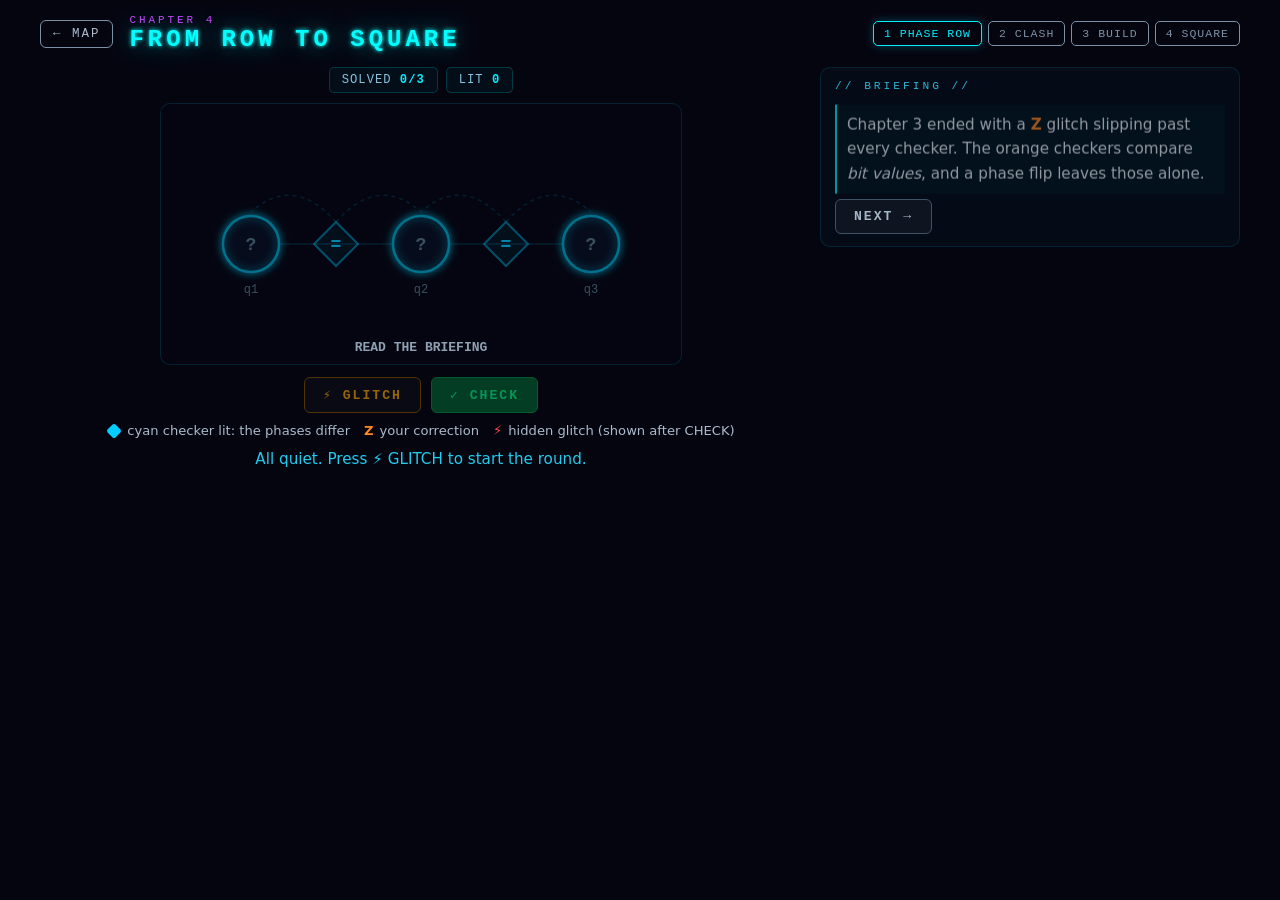
<file: ch4-chains.html>
<!DOCTYPE html>
<html lang="en">
<head>
<meta charset="UTF-8">
<meta http-equiv="refresh" content="0; url=ch4-square.html">
<link rel="canonical" href="ch4-square.html">
<title>Moved</title>
</head>
<body>
<!-- Old address of Chapter 4 from when it was CHAINS; kept so bookmarks keep working. -->
<p>This chapter moved: <a href="ch4-square.html">ch4-square.html</a></p>
</body>
</html>
</file>
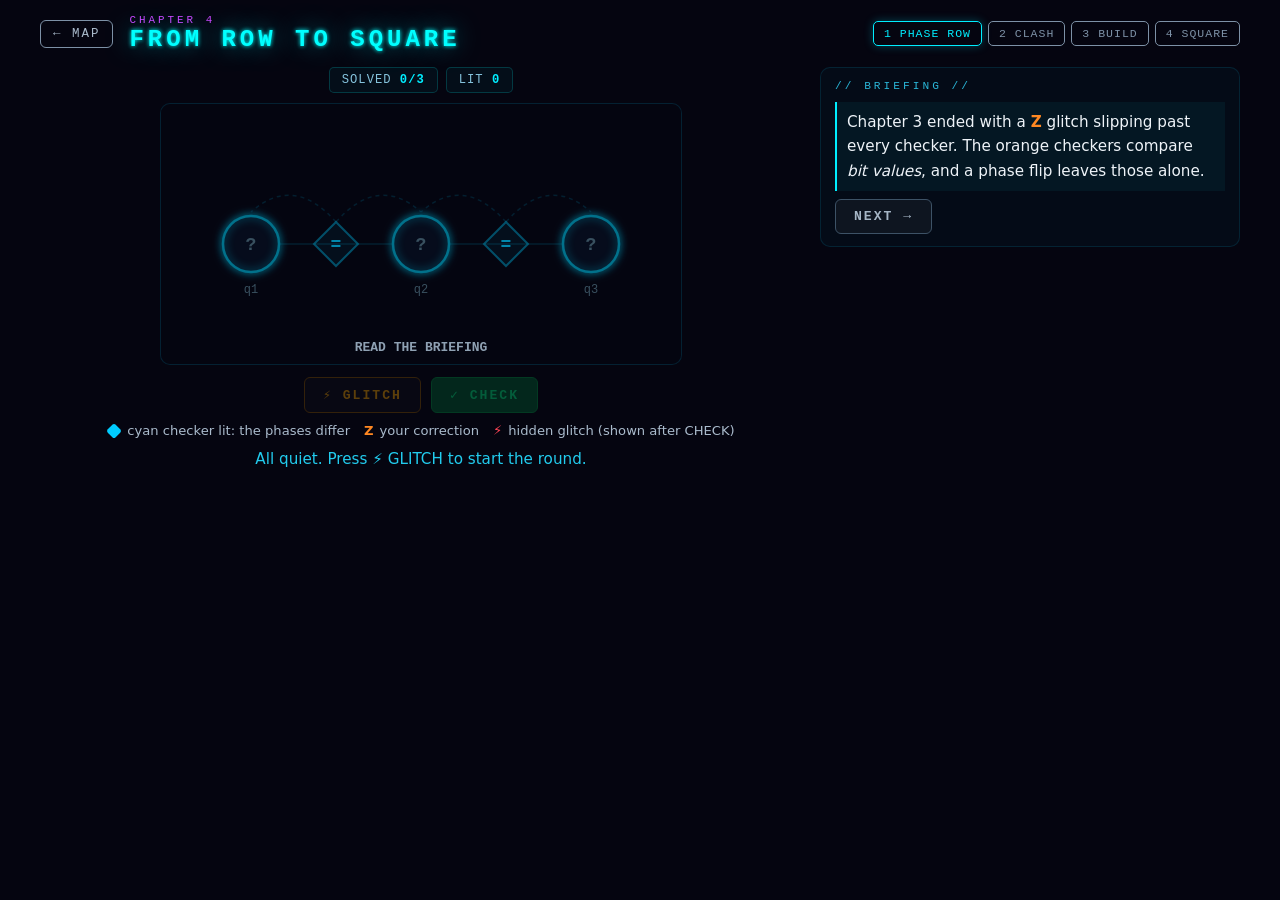
<file: ch4-square.html>
<!DOCTYPE html>
<html lang="en">
<head>
<meta charset="UTF-8">
<meta name="viewport" content="width=device-width, initial-scale=1.0">
<title>From Row to Square</title>
<link rel="stylesheet" href="css/theme.css">
<style>
#btn-glitch { color: var(--amber); border-color: #885500; }
canvas { cursor: pointer; }
</style>
</head>
<body>

<header class="topbar">
  <a class="back" href="index.html">← MAP</a>
  <div><div class="eyebrow">CHAPTER 4</div><h1>FROM ROW TO SQUARE</h1></div>
  <div class="levels" id="levels"></div>
</header>

<main class="stage">
  <section class="board">
    <div class="hud" id="hud">
      <div class="chip"><span id="h-goal-lbl">SOLVED</span> <b id="h-goal">0/0</b></div>
      <div class="chip">LIT <b id="h-lit">0</b></div>
    </div>
    <canvas id="cv" width="520" height="300"></canvas>
    <div class="controls" id="round-controls">
      <button class="btn" id="btn-glitch">⚡ GLITCH</button>
      <button class="btn go" id="btn-check">✓ CHECK</button>
      <button class="btn" id="btn-retry">↺ TRY AGAIN</button>
      <button class="btn" id="btn-reveal">SHOW ANSWER</button>
      <button class="btn next" id="btn-round">NEXT ROUND →</button>
    </div>
    <div class="legend" id="legend"></div>
    <div class="status info" id="status"></div>
  </section>
  <aside class="bites" id="bites"></aside>
</main>

<script src="js/core/rng.js"></script>
<script src="js/core/pauli.js"></script>
<script src="js/core/codes.js"></script>
<script src="js/core/decoder.js"></script>
<script src="js/core/checks.js"></script>
<script src="js/ui/progress.js"></script>
<script src="js/ui/canvas.js"></script>
<script src="js/ui/bites.js"></script>
<script src="js/ui/surface.js"></script>
<script>
'use strict';
// Chapter 4 bridges Chapter 3's row of qubits to Chapter 5's 3×3 surface code, one step per level:
//   PHASE ROW  the same checker idea, turned to phases: cyan checkers catch Z
//   CLASH      both kinds on one row? A cyan and an orange checker may share 0 or 2 qubits, never 1
//   BUILD      in a square, the player finds the one cyan checker that fits: all four qubits
//   SQUARE     2×2: the smallest surface code. It spots every single glitch but cannot fix it (distance 2)
const P = QEC.Pauli, D = QEC.decoder, K = QEC.checks;
const { glow, noGlow, text, pointer } = QEC.ui;
const $ = id => document.getElementById(id);
const cv = $('cv'), ctx = cv.getContext('2d');
const rng = QEC.makeRng(QEC.randomSeed());
const bites = new QEC.ui.Bites($('bites'));
bites.logAs = 'chains';   // storage id of this chapter (kept from the older CHAINS chapter, see index.html)
const COL = QEC.ui.surface.COL;

// ── Levels ─────────────────────────────────────────────────────────────────
// Glitches come from shuffle bags, so every qubit (and in the square every kind) turns up.
const bagRow = rng.bagInt(3);
const bagSquare = rng.bag([0, 1, 2, 3].flatMap(q => [[q, 'X'], [q, 'Z']]));

const LEVELS = [
  {
    name: 'PHASE ROW', kind: 'row', goal: 3, tools: ['Z'],
    errors: () => P.on(3, [bagRow()], 'Z'),
    bites: [
      'Chapter 3 ended with a <span class="z">Z</span> glitch slipping past every checker. The orange checkers compare <em>bit values</em>, and a phase flip leaves those alone.',
      'So here is a second kind: <span class="x">cyan checkers</span>. They ask two neighbours the same "are you equal?", but about the <b>phase</b> (left or right on Chapter 2\'s arrow). Lit = the phases differ. They still never learn the stored value.',
      { t: 'A hidden <span class="z">Z</span> glitch is about to hit one qubit.', wait: 'glitch', hint: 'press ⚡ GLITCH' },
      { t: 'Find the odd one out and click (tap) it to apply <span class="z">Z</span>. When every checker is dark, press CHECK.', wait: 'solved', hint: 'turn all checkers dark, then CHECK' },
      'Same game as Chapter 3, turned from bits to phases. Reading the checkers and betting on the fewest flips is called <b>decoding</b>, and a program that does it is a <b>decoder</b>. That was round 1 of 3. Solve 2 more.',
    ],
  },
  {
    name: 'CLASH', kind: 'clash',
    bites: [
      'Cyan checkers catch <span class="z">Z</span>, orange ones catch <span class="x">X</span>. To catch both, why not put <b>both</b> kinds on one row? Here are Chapter 3\'s two orange checkers.',
      'The two dashed diamonds below the row are <em>slots</em>: places where a cyan checker <em>could</em> go. You will put <b>one</b> cyan checker into one of them, so the row gets three checkers.',
      { t: 'Each slot asks the same two qubits as one orange checker. So the cyan checker shares <b>two</b> qubits with that one and just <b>one</b> qubit with the other. Will all three checkers still give clear answers?',
        ask: ['Yes, all three work fine', 'Some answers turn into coin tosses', 'The cyan checker stays dark'], answer: 1, kind: 'predict', id: 'clash' },
      { t: 'Try it: tap one of the dashed cyan slots.', wait: 'place', hint: 'tap a cyan slot below the row' },
      'No glitch happened, yet two checkers flicker at random. Why? Asking a checker is a small measurement, and Chapter 2 showed that measuring disturbs.',
      'Asking an orange checker acts as if a <span class="z">Z</span> hit <b>both</b> its qubits, or neither, on a coin toss. It only learns whether the two bits are equal, never either bit alone, so its nudge always lands on both together.',
      'The flickering cyan checker shares just <b>one</b> qubit with that orange checker. So half the time, one of its two qubits gets a <span class="z">Z</span> and the other does not. Their phases now differ, so it lights. Coin toss.',
      'It works the other way round too: asking the cyan checker acts like a coin-toss <span class="x">X</span> on both its qubits. So the orange checker that shares one of them flickers as well.',
      'Now look at the pair that shares <b>two</b> qubits: steady. A <span class="z">Z</span> on both of the cyan checker\'s qubits flips both phases. "Are they equal?" keeps its answer. Two flips cancel.',
      { t: 'Maybe the other slot is better? Move the cyan checker there.', wait: 'both', hint: 'tap the other cyan slot' },
      'Same trouble, other side. The rule: an orange and a cyan checker may share <b>0 or 2</b> qubits, <b>never one</b>. On a row, every cyan checker shares just one qubit with some orange checker. There is no room.',
    ],
  },
  {
    name: 'BUILD', kind: 'build',
    bites: [
      'A second dimension: four qubits in a square. Think of it as two short rows of two, stood upright side by side. Each column gets its own <span class="z">orange checker</span> from Chapter 3.',
      'The <span class="x">cyan checker</span> in the middle starts out asking the top row, q1 and q2, just like on the row before. Read the labels: it shares one qubit with <em>each</em> orange checker. Double clash.',
      'But in a square, one checker can reach into both columns. You decide which qubits it asks.',
      { t: 'Goal: <b>no clash</b>, and every qubit watched for <span class="z">Z</span>. How many qubits must the cyan checker ask?',
        ask: ['Two', 'Three', 'All four'], answer: 2, kind: 'predict', id: 'cyan-size' },
      { t: 'Tap a qubit to add it to the cyan checker, tap again to take it out.', wait: 'built', hint: 'no clash, and every qubit watched' },
      'All four. Now it shares <b>two</b> qubits with each orange checker, so all three answers stay steady. Any smaller choice either clashes or leaves a qubit where a <span class="z">Z</span> slips by.',
      { t: 'From here on, each checker is drawn as a <b>tile</b> that touches the qubits it asks: a half-disc for each orange checker on its column, a square for the cyan one in the middle. Same three checkers, new picture. Chapter 5 uses it too.',
        onShow: () => { S.tiles = true; } },
    ],
  },
  {
    name: 'SQUARE', kind: 'square', goal: 4, countAll: true, tools: ['X', 'Z'],
    errors: () => { const [q, t] = bagSquare(); return P.on(4, [q], t); },
    bites: [
      'The square you built. The <span class="z">orange half-discs</span> each ask their column and catch <span class="x">X</span>.',
      'The <span class="x">cyan tile</span> asks all <b>four</b> qubits at once. It lights up when an <em>odd</em> number of them got phase-flipped, but it does not say which ones.',
      { t: 'Before you play: can this square fix any single glitch, the way three qubits in a row could fix one?',
        ask: ['Yes, any single glitch', 'It notices every one, but cannot always fix it', 'Some glitches slip through unseen'], answer: 1, kind: 'predict', id: 'square-fix', reveal: 'checked' },
      { t: 'Let a glitch hit: <span class="x">X</span> or <span class="z">Z</span>, on one qubit.', wait: 'glitch', hint: 'press ⚡ GLITCH' },
      { t: 'Fix it: <b>left-click</b> = <span class="x">X</span>, <b>right-click</b> = <span class="z">Z</span>. On touch, tap to step Z → X → Y, then wait a moment. Then CHECK.', wait: 'checked', hint: 'fix it, then CHECK' },
      'A lit orange checker points at <b>two</b> qubits, the cyan tile at <b>four</b>, and nothing on the board says which one glitched. Play 4 rounds in all.',
    ],
  },
];

// ── State ──────────────────────────────────────────────────────────────────
let S = null, hover = -1, code = null, W = cv.width, H = cv.height;
let G = null, QR = 28;
const ROW_QY = 140;
const ripples = [];

function startLevel(i) {
  const lv = LEVELS[i];
  input.cancel();
  S = { lv, idx: i, solved: 0, played: 0, cyan: null, tried: new Set(), coins: [0, 0, 0], coinAt: 0 };
  layout(lv);
  if (lv.kind === 'clash') {
    S.phase = 'clash';
    setStatus('No glitch here. Just checkers.', 'info');
  } else if (lv.kind === 'build') {
    S.phase = 'build';
    S.cyanSet = [0, 1];   // the top row, like on the row before
    S.tiles = false;
    reportBuild(false);
  } else newRound();
  bites.play(lv.bites, () => {
    if (lv.kind === 'clash' || lv.kind === 'build' || S.goalReached) levelDone();
    else updateUI();
  });
  updateUI();
}

function layout(lv) {
  if (lv.kind === 'square' || lv.kind === 'build') {
    code = QEC.codes.rotatedSurfaceCode(2);
    W = H = cv.width = cv.height = 520;
    G = QEC.ui.surface.geometry(2, W, 230);
    QR = 26;
  } else {
    code = lv.kind === 'row' ? QEC.codes.repetitionCode(3, 'X') : QEC.codes.repetitionCode(3, 'Z');
    W = cv.width = 520;
    H = cv.height = lv.kind === 'clash' ? 330 : 260;
    QR = 28;
  }
  const legend = {
    row: '<span><span class="sw" style="background:#00ccff;transform:rotate(45deg) scale(.8)"></span> cyan checker lit: the phases differ</span>'
      + '<span><b style="color:var(--z-col)">Z</b> your correction</span>'
      + '<span><b style="color:var(--red)">⚡</b> hidden glitch (shown after CHECK)</span>',
    clash: '<span><span class="sw" style="background:#ff8822;transform:rotate(45deg) scale(.8)"></span> orange: compares bits (Chapter 3)</span>'
      + '<span><span class="sw" style="background:#00ccff;transform:rotate(45deg) scale(.8)"></span> cyan: compares phases</span>'
      + '<span>? = the answer is a coin toss</span>',
    square: '<span><span class="sw" style="background:rgba(255,136,34,.5);border:1px solid #ff8822"></span> orange checker: catches <span class="x">X</span></span>'
      + '<span><span class="sw" style="background:rgba(0,204,255,.4);border:1px solid #00ccff"></span> cyan tile: catches <span class="z">Z</span></span>'
      + '<span>left click = <span class="x">X</span> · right click = <span class="z">Z</span> (touch: tap to step Z → X → Y, then wait)</span>',
    build: '<span><span class="sw" style="background:#ff8822;transform:rotate(45deg) scale(.8)"></span> orange: compares bits</span>'
      + '<span><span class="sw" style="background:#00ccff;transform:rotate(45deg) scale(.8)"></span> cyan: compares phases</span>'
      + '<span>tap a qubit = add it to the cyan checker, or take it out</span>',
  }[lv.kind];
  $('legend').innerHTML = legend;
}

function newRound() {
  input.cancel();
  S.phase = 'ready';   // ready → hidden (glitched) → [failed ↔ hidden] → revealed
  S.err = P.identity(code.n);
  S.corr = P.identity(code.n);
  S.result = null;
  S.retried = false;
  setStatus('All quiet. Press ⚡ GLITCH to start the round.', 'info');
  updateUI();
}

const residual = () => P.compose(S.err, S.corr);
const syndrome = () => D.syndrome(code, residual());
const playing = () => S && S.phase === 'hidden' && bites.open;

function glitch() {
  if (!S || S.phase !== 'ready' || !bites.open) return;
  S.err = S.lv.errors();
  S.phase = 'hidden';
  setStatus('⚡ Something glitched. Read the checkers.', 'error');
  bites.notify('glitch');
  updateUI();
}

// Mouse: left = X, right = Z. A level with one kind of fix applies it whichever button is used.
function apply(q, type) {
  if (!playing()) return;
  const tools = S.lv.tools;
  P.applyAt(S.corr, q, tools.includes(type) ? type : tools[0]);
  afterFix(q);
}

// Touch: set q's correction to exactly this letter.
function setCorr(q, letter) {
  if (!playing()) return;
  P.applyAt(S.corr, q, P.get(S.corr, q));   // clear
  P.applyAt(S.corr, q, letter);
  afterFix(q);
}

function afterFix(q) {
  if (S.lv.kind === 'row') ripples.push({ x: rowX(q), y: ROW_QY, t0: performance.now() });
  bites.notify('flip');
  const lit = syndrome().filter(Boolean).length;
  setStatus(lit ? `${lit} checker${lit > 1 ? 's' : ''} still lit.` : 'All checkers dark. Press ✓ CHECK.', lit ? 'info' : 'success');
  updateUI();
}

// What did glitch + fix do to the stored qubit? Plain words for the square.
function lostHow() {
  const r = residual();
  const bit = !P.commutes(r, code.logicalZ), phase = !P.commutes(r, code.logicalX);
  if (P.weight(r) !== 2) return 'Glitch + your fix together flipped the stored qubit, and no check can see that.';
  if (bit) return 'Glitch + your fix put <span class="x">X</span> on both qubits of one column, from the top edge to the bottom edge. No check sees that, yet it flips the stored bit.';
  if (phase) return 'Glitch + your fix put <span class="z">Z</span> on one qubit in <em>each</em> column, from the left edge to the right edge. No check sees that, yet it flips the stored phase.';
  return '';
}

function check() {
  input.commit();
  if (!playing()) return;
  if (!D.isZero(syndrome())) { setStatus('Some checkers are still lit — keep going.', 'warn'); QEC.ui.fx.nudge(cv); return; }
  S.result = D.residualStatus(code, S.err, S.corr);
  // advance the briefing first, so feedback below lands under the new bite
  bites.notify('checked');
  const square = S.lv.kind === 'square';
  if (S.result === 'ok') {
    QEC.ui.fx.good(cv);
    bites.notify('solved');
    S.solved++;
    if (P.equal(S.err, S.corr)) setStatus('✓ Fixed! The stored qubit is safe.', 'success');
    else {
      setStatus('✓ Fixed — though your fix missed the glitched qubit.', 'success');
      if (square) bites.feedback('Lucky twice: your <span class="z">Z</span> missed the glitch, yet it worked. Glitch + fix put <span class="z">Z</span> on both qubits of one orange checker (green outline), and that leaves the stored qubit alone. Chapter 5 comes back to this.');
    }
    if (S.retried) bites.feedback('Second try worked. A real decoder gets only <b>one</b> guess per round.');
    return endRound();
  }
  // Wrong fix: keep the glitch hidden and let the player try again.
  S.phase = 'failed';
  QEC.ui.fx.bad(cv);
  if (square) {
    setStatus('✗ Logical error! The checkers are dark, but the stored qubit got flipped.', 'error');
    bites.feedback(`${lostHow()} That is a <b>logical error</b>. The board could not tell you which qubit it was. <b>↺ TRY AGAIN</b> or <b>SHOW ANSWER</b>.`);
  } else {
    setStatus('✗ Logical error! The checkers are dark, but glitch + your fix put Z on ALL qubits (|+++⟩ ↔ |−−−⟩).', 'error');
    bites.feedback('Dark checkers, but the wrong fix. Remember Chapter 3: the <b>fewest</b> flips that turn every checker dark. Try again!');
  }
  updateUI();
}

function retry() {
  if (S.phase !== 'failed') return;
  input.cancel();
  S.corr = P.identity(code.n);
  S.result = null;
  S.retried = true;
  S.phase = 'hidden';
  setStatus('Same glitch, fresh start. Read the checkers again.', 'info');
  updateUI();
}

// The round is over: show where the glitch really was.
function endRound() {
  S.phase = 'revealed';
  S.played++;
  updateUI();
  const count = S.lv.countAll ? S.played : S.solved;
  // wrap up once the goal is met — but never cut off a bite the player is still reading
  if (count >= S.lv.goal) { S.goalReached = true; if (bites.done) setTimeout(levelDone, 900); }
}

// ── CLASH ──────────────────────────────────────────────────────────────────
const ROW = K.clashRow(3);
const cyanCheck = () => (S.cyan === null ? null : ROW.slots[S.cyan]);

function place(k) {
  if (S.phase !== 'clash') return;
  if (!bites.open) return lockedClick();
  S.cyan = k;
  S.tried.add(k);
  const other = ROW.orange.find(o => K.clash(o, ROW.slots[k]));
  const q = other.qubits.find(x => ROW.slots[k].qubits.includes(x));
  setStatus(`Clash! The cyan checker and the ${k === 0 ? 'right' : 'left'} orange checker share only q${q + 1}. Their answers are coin tosses.`, 'error');
  QEC.ui.fx.nudge(cv);
  bites.notify('place');
  if (S.tried.size === 2) bites.notify('both');
  updateUI();
}

function hitSlot(p) {
  for (let k = 0; k < ROW.slots.length; k++) {
    if (Math.abs(p.x - gapX(k)) + Math.abs(p.y - SLOT_Y) <= 40) return k;
  }
  return -1;
}

// ── BUILD ──────────────────────────────────────────────────────────────────
const SQ = K.squareBuild();
const judge = () => K.judgeCyan(SQ, S.cyanSet);
const qname = qs => qs.map(q => 'q' + (q + 1)).join(qs.length > 2 ? ', ' : ' and ');

function toggle(q) {
  if (S.phase !== 'build') return;
  if (!bites.open) return lockedClick();
  S.cyanSet = S.cyanSet.includes(q) ? S.cyanSet.filter(x => x !== q) : [...S.cyanSet, q].sort();
  reportBuild(true);
}

function reportBuild(moved) {
  const j = judge();
  if (!S.cyanSet.length) setStatus('The cyan checker asks no qubit at all. Tap qubits to add them.', 'warn');
  else if (j.clashes.length) {
    const side = j.clashes.length === 2 ? 'both orange checkers' : `the ${j.clashes[0] === SQ.orange[0] ? 'left' : 'right'} orange checker`;
    setStatus(`Clash with ${side}: they share exactly one qubit.`, 'error');
  } else if (j.unwatched.length) {
    setStatus(`No clash. But ${qname(j.unwatched)} ${j.unwatched.length > 1 ? 'have' : 'has'} no phase check: a Z there would slip by.`, 'warn');
  } else {
    setStatus('✓ No clash, and every qubit has a phase check.', 'success');
    if (moved) { QEC.ui.fx.good(cv); bites.notify('built'); }
  }
  updateUI();
}

// ── Level end ──────────────────────────────────────────────────────────────
function levelDone() {
  if (S.phase === 'done') return;
  chapter.complete(S.idx);
  const last = chapter.isLast(S.idx);
  const msg = {
    0: '✓ <b>Level complete.</b> Cyan checkers catch phase flips the way orange ones catch bit flips. But now an <span class="x">X</span> glitch would slip through, the mirror image of Chapter 3. We need <b>both</b> kinds at once.',
    1: '✓ <b>Level complete.</b> Orange and cyan checkers may share 0 or 2 qubits, never one. A row has no room for that. Next: give the qubits a second dimension.',
    2: '✓ <b>Level complete.</b> Three checks on four qubits, and none clashes. But does the square protect a stored qubit? Let glitches decide.',
  }[S.idx];
  bites.finish(last
    ? '✓ <b>Chapter complete.</b> You just played the smallest <b>surface code</b>. Two flips, a column of <span class="x">X</span> or a row of <span class="z">Z</span>, slip past every check, so its <b>distance</b> is 2: it notices any single glitch but cannot fix it. Chapter 3 told you what fixing one glitch takes: distance 3. Next: the square grows to 3 × 3.'
    : msg,
    last
      ? [{ label: 'CHAPTER 5 →', onClick: () => (location.href = 'ch5-surface.html') }, { label: 'MAP', cls: '', onClick: () => (location.href = 'index.html') }]
      : [{ label: 'NEXT LEVEL →', onClick: () => chapter.go(S.idx + 1) }]);
  S.phase = 'done';
  updateUI();
}

// ── UI ─────────────────────────────────────────────────────────────────────
function setStatus(msg, cls) { $('status').textContent = msg; $('status').className = 'status ' + cls; }

// The board is locked while the briefing talks; say so instead of silently ignoring the click.
function lockedClick() {
  const cur = bites.list[bites.i];
  setStatus(cur && cur.ask && cur.picked === undefined ? 'Answer the question in the briefing first.' : 'Read the briefing first: press NEXT → there.', 'warn');
  QEC.ui.fx.nudge(cv);
}

function updateUI() {
  if (!S) return;
  const lv = S.lv, rounds = lv.kind === 'row' || lv.kind === 'square';
  $('hud').style.visibility = rounds ? '' : 'hidden';
  $('round-controls').style.display = rounds ? '' : 'none';
  if (rounds) {
    $('h-goal-lbl').textContent = lv.countAll ? 'ROUNDS' : 'SOLVED';
    $('h-goal').textContent = `${lv.countAll ? S.played : S.solved}/${lv.goal}`;
    $('h-lit').textContent = S.phase === 'ready' || !S.err ? 0 : syndrome().filter(Boolean).length;
  }
  const act = bites.open;
  $('btn-glitch').disabled = S.phase !== 'ready' || !act;
  $('btn-check').disabled = S.phase !== 'hidden' || !act;
  $('btn-round').style.display = S.phase === 'revealed' ? '' : 'none';
  $('btn-retry').style.display = $('btn-reveal').style.display = S.phase === 'failed' ? '' : 'none';
}
bites.onChange = updateUI;

$('btn-glitch').onclick = glitch;
$('btn-check').onclick = check;
$('btn-round').onclick = () => { if (S.phase === 'revealed') newRound(); };
$('btn-retry').onclick = retry;
$('btn-reveal').onclick = () => { if (S.phase === 'failed') endRound(); };

// ── Geometry and input ─────────────────────────────────────────────────────
const rowX = c => 90 + c * (W - 180) / 2;
const gapX = k => (rowX(k) + rowX(k + 1)) / 2;
const SLOT_Y = 250;
const CLASH_QY = 130;

function qubitXY(q) {
  if (S.lv.kind === 'square' || S.lv.kind === 'build') { const { r, c } = code.data[q]; return { x: G.px(c), y: G.py(r) }; }
  return { x: rowX(q), y: S.lv.kind === 'clash' ? CLASH_QY : ROW_QY };
}

function hitQubit(p) {
  if (!S || S.lv.kind === 'clash') return -1;
  for (let q = 0; q < code.n; q++) {
    const { x, y } = qubitXY(q);
    if ((p.x - x) ** 2 + (p.y - y) ** 2 <= (QR + 12) ** 2) return q;
  }
  return -1;
}

const input = QEC.ui.pauliInput(cv, {
  hit: hitQubit, onApply: apply, onSet: setCorr,
  enabled: () => playing(),
  allowed: () => S.lv.tools,
  current: q => P.get(S.corr, q),
});

cv.addEventListener('click', e => {
  if (!S) return;
  const p = pointer(cv, e);
  if (S.lv.kind === 'clash') { const k = hitSlot(p); if (k >= 0) place(k); return; }
  if (S.lv.kind === 'build') { const q = hitQubit(p); if (q >= 0) toggle(q); return; }
  if (hitQubit(p) < 0 || playing()) return;
  if (!bites.open) return lockedClick();
  if (S.phase === 'ready') setStatus('Press ⚡ GLITCH first.', 'warn');
  else if (S.phase === 'failed') setStatus('Press ↺ TRY AGAIN to fix it once more, or SHOW ANSWER.', 'warn');
  else if (S.phase === 'revealed') setStatus('This round is over. Press NEXT ROUND →.', 'info');
});
cv.addEventListener('mousemove', e => { hover = hitQubit(pointer(cv, e)); });
cv.addEventListener('mouseleave', () => { hover = -1; });

// ── Drawing ────────────────────────────────────────────────────────────────
function diamond(x, y, s) {
  ctx.beginPath(); ctx.moveTo(x, y - s); ctx.lineTo(x + s, y); ctx.lineTo(x, y + s); ctx.lineTo(x - s, y); ctx.closePath();
}

// A checker diamond. state: 'dark' | 'lit' | 'coin-lit' | 'coin-dark' | 'empty'
function checker(x, y, col, state, pulse) {
  ctx.save();
  ctx.lineWidth = 2;
  if (state === 'empty') {
    ctx.setLineDash([5, 4]);
    ctx.strokeStyle = col; ctx.globalAlpha = 0.45 + 0.35 * pulse;
    diamond(x, y, 22); ctx.stroke();
    ctx.restore();
    text(ctx, '+', x, y + 1, { font: 'bold 18px Courier New', color: col });
    return;
  }
  const lit = state === 'lit' || state === 'coin-lit';
  ctx.strokeStyle = col;
  ctx.fillStyle = col;
  ctx.globalAlpha = lit ? 0.4 + 0.25 * pulse : 0.08;
  if (lit) glow(ctx, col, 22 * pulse);
  diamond(x, y, 22); ctx.fill();
  ctx.globalAlpha = lit ? 1 : 0.55;
  ctx.stroke();
  ctx.restore();
  const sym = state.startsWith('coin') ? '?' : lit ? '≠' : '=';
  text(ctx, sym, x, y + 1, { font: 'bold 18px Courier New', color: lit ? '#fff' : col });
}

function questionArcs(x, y, qs, col, lit, qy, up) {
  ctx.save();
  ctx.strokeStyle = col; ctx.globalAlpha = lit ? 0.6 : 0.2;
  ctx.lineWidth = 1.5;
  ctx.setLineDash([4, 4]);
  for (const q of qs) {
    const s = up ? -1 : 1;
    ctx.beginPath(); ctx.moveTo(x, y + s * 22);
    ctx.quadraticCurveTo((x + rowX(q)) / 2, y + s * 70, rowX(q), qy + s * (QR + 4));
    ctx.stroke();
  }
  ctx.restore();
}

function qubitCircle(x, y, { stroke = '#00aacc', hot = false } = {}) {
  ctx.save();
  ctx.lineWidth = 2.5;
  ctx.strokeStyle = stroke;
  ctx.fillStyle = '#071022';
  glow(ctx, stroke, hot ? 18 : 8);
  ctx.beginPath(); ctx.arc(x, y, QR, 0, Math.PI * 2); ctx.fill(); ctx.stroke();
  ctx.restore();
}

function badge(x, y, letter) {
  ctx.save();
  ctx.strokeStyle = COL[letter]; ctx.fillStyle = 'rgba(0,0,0,0.55)'; ctx.lineWidth = 2;
  ctx.beginPath(); ctx.arc(x, y, 14, 0, Math.PI * 2); ctx.fill(); ctx.stroke();
  ctx.restore();
  text(ctx, letter, x, y + 1, { font: 'bold 16px Courier New', color: COL[letter] });
}

function drawQubitFace(q, x, y) {
  const fix = P.get(S.corr, q), pend = input.pending;
  if (pend && pend.q === q) QEC.ui.drawPending(ctx, x, y, QR, pend, performance.now(), COL);
  else if (fix !== 'I') badge(x, y, fix);
  else text(ctx, '?', x, y + 1, { font: 'bold 18px Courier New', color: '#557788' });
}

function drawRow(t, pulse) {
  const n = code.n, syn = S.phase === 'ready' ? code.stabs.map(() => 0) : syndrome();
  const revealed = S.phase === 'revealed' || S.phase === 'done';
  ctx.strokeStyle = 'rgba(0,204,255,0.15)'; ctx.lineWidth = 2;
  ctx.beginPath(); ctx.moveTo(rowX(0), ROW_QY); ctx.lineTo(rowX(n - 1), ROW_QY); ctx.stroke();
  code.stabs.forEach((s, k) => {
    const x = gapX(k);
    questionArcs(x, ROW_QY, s.qubits, COL.X, syn[k], ROW_QY, true);
    checker(x, ROW_QY, COL.X, syn[k] ? 'lit' : 'dark', pulse);
  });
  for (let q = 0; q < n; q++) {
    const x = rowX(q), errHere = revealed && P.get(S.err, q) !== 'I';
    qubitCircle(x, ROW_QY, { stroke: errHere ? '#ff4455' : hover === q && S.phase === 'hidden' ? '#ffffff' : '#00aacc', hot: hover === q });
    drawQubitFace(q, x, ROW_QY);
    text(ctx, `q${q + 1}`, x, ROW_QY + QR + 18, { font: '12px Courier New', color: '#557788' });
    if (errHere) text(ctx, '⚡' + P.get(S.err, q), x, ROW_QY + QR + 40, { font: 'bold 16px Courier New', color: '#ff4455' });
  }
  for (let i = ripples.length - 1; i >= 0; i--) {
    const r = ripples[i], k = (t - r.t0) / 500;
    if (k >= 1 || k < 0) { if (k >= 1) ripples.splice(i, 1); continue; }
    ctx.strokeStyle = `rgba(255,136,34,${1 - k})`; ctx.lineWidth = 2;
    ctx.beginPath(); ctx.arc(r.x, r.y, QR + k * 30, 0, Math.PI * 2); ctx.stroke();
  }
}

function drawClash(t, pulse) {
  const cyan = cyanCheck();
  // clashing checkers re-toss their answer a few times a second
  if (t - S.coinAt > 420) { S.coinAt = t; S.coins = S.coins.map(() => (Math.random() < 0.5 ? 1 : 0)); }
  const qy = CLASH_QY;
  ctx.strokeStyle = 'rgba(0,204,255,0.15)'; ctx.lineWidth = 2;
  ctx.beginPath(); ctx.moveTo(rowX(0), qy); ctx.lineTo(rowX(2), qy); ctx.stroke();

  let shared = -1;
  ROW.orange.forEach((o, k) => {
    const x = gapX(k), bad = cyan && K.clash(o, cyan);
    if (bad) shared = o.qubits.find(q => cyan.qubits.includes(q));
    const state = bad ? (S.coins[k] ? 'coin-lit' : 'coin-dark') : 'dark';
    questionArcs(x, qy, o.qubits, COL.Z, bad && S.coins[k], qy, true);
    checker(x, qy, COL.Z, state, pulse);
    if (cyan) {
      const n = K.shared(o, cyan);
      text(ctx, n === 1 ? 'shares 1: clash' : 'shares 2: calm', x, qy - 84,
        { font: 'bold 12px Courier New', color: n === 1 ? '#ff4455' : '#00ff88' });
    }
  });

  ROW.slots.forEach((s, k) => {
    const x = gapX(k), here = S.cyan === k;
    ctx.save();
    ctx.strokeStyle = COL.X; ctx.globalAlpha = here ? 0.6 : 0.18; ctx.lineWidth = 1.5; ctx.setLineDash([4, 4]);
    for (const q of s.qubits) { ctx.beginPath(); ctx.moveTo(x, SLOT_Y - 22); ctx.lineTo(rowX(q), qy + QR + 4); ctx.stroke(); }
    ctx.restore();
    const waiting = bites.waiting === 'place' || bites.waiting === 'both';
    checker(x, SLOT_Y, COL.X, here ? (S.coins[2] ? 'coin-lit' : 'coin-dark') : 'empty', waiting ? pulse : 0.3);
  });

  for (let q = 0; q < 3; q++) {
    const x = rowX(q), hot = q === shared;
    qubitCircle(x, qy, { stroke: hot ? '#ff4455' : '#00aacc', hot });
    if (hot) {
      ctx.save();
      ctx.strokeStyle = '#ff4455'; ctx.lineWidth = 2; ctx.setLineDash([5, 4]);
      glow(ctx, '#ff4455', 12 * pulse);
      ctx.beginPath(); ctx.arc(x, qy, QR + 7, 0, Math.PI * 2); ctx.stroke();
      ctx.restore();
    }
    text(ctx, `q${q + 1}`, x, qy + 1, { font: 'bold 14px Courier New', color: hot ? '#ff8899' : '#7fa8c0' });
  }
}

// A dashed "question" line from a checker to a qubit, stopping at the qubit's rim.
function askLine(x1, y1, q, col, alpha) {
  const { x, y } = qubitXY(q), d = Math.hypot(x - x1, y - y1), k = (d - QR - 4) / d;
  ctx.save();
  ctx.strokeStyle = col; ctx.globalAlpha = alpha; ctx.lineWidth = 2; ctx.setLineDash([5, 5]);
  ctx.beginPath(); ctx.moveTo(x1, y1); ctx.lineTo(x1 + (x - x1) * k, y1 + (y - y1) * k); ctx.stroke();
  ctx.restore();
}

function drawBuild(t, pulse) {
  if (S.tiles) {
    QEC.ui.surface.drawTiles(ctx, code, G, code.stabs.map(() => 0), t);
    for (let q = 0; q < 4; q++) {
      const { x, y } = qubitXY(q);
      qubitCircle(x, y, { stroke: '#7fa8c0' });
      text(ctx, `q${q + 1}`, x, y + 1, { font: 'bold 14px Courier New', color: '#7fa8c0' });
    }
    return;
  }
  if (t - S.coinAt > 420) { S.coinAt = t; S.coins = S.coins.map(() => (Math.random() < 0.5 ? 1 : 0)); }
  const j = judge(), cyan = j.cyan;
  const midX = (G.px(0) + G.px(1)) / 2, midY = (G.py(0) + G.py(1)) / 2;
  const ox = [G.px(0) - 95, G.px(1) + 95];
  const hot = new Set();

  SQ.orange.forEach((o, k) => {
    const bad = j.clashes.includes(o), n = K.shared(o, cyan);
    if (bad) o.qubits.filter(q => S.cyanSet.includes(q)).forEach(q => hot.add(q));
    for (const q of o.qubits) askLine(ox[k], midY, q, COL.Z, 0.5);
    checker(ox[k], midY, COL.Z, bad ? (S.coins[k] ? 'coin-lit' : 'coin-dark') : 'dark', pulse);
    text(ctx, `shares ${n}`, ox[k], midY - 44, { font: 'bold 12px Courier New', color: bad ? '#ff4455' : '#00ff88' });
    text(ctx, bad ? 'clash' : 'calm', ox[k], midY + 44, { font: 'bold 12px Courier New', color: bad ? '#ff4455' : '#00ff88' });
  });

  for (const q of S.cyanSet) askLine(midX, midY, q, COL.X, 0.75);
  const cState = !S.cyanSet.length ? 'empty' : j.clashes.length ? (S.coins[2] ? 'coin-lit' : 'coin-dark') : 'dark';
  checker(midX, midY, COL.X, cState, bites.waiting === 'built' ? pulse : 0.3);

  for (let q = 0; q < 4; q++) {
    const { x, y } = qubitXY(q), red = hot.has(q);
    qubitCircle(x, y, { stroke: red ? '#ff4455' : hover === q && bites.open ? '#ffffff' : '#00aacc', hot: red || hover === q });
    if (red) {
      ctx.save();
      ctx.strokeStyle = '#ff4455'; ctx.lineWidth = 2; ctx.setLineDash([5, 4]);
      glow(ctx, '#ff4455', 12 * pulse);
      ctx.beginPath(); ctx.arc(x, y, QR + 7, 0, Math.PI * 2); ctx.stroke();
      ctx.restore();
    }
    text(ctx, `q${q + 1}`, x, y + 1, { font: 'bold 14px Courier New', color: red ? '#ff8899' : '#7fa8c0' });
    const below = y < midY ? y - QR - 14 : y + QR + 16;
    if (!S.cyanSet.includes(q)) text(ctx, 'Z unseen', x, below, { font: 'bold 12px Courier New', color: '#cc7733' });
  }
}

function drawSquare(t, pulse) {
  const syn = S.phase === 'ready' ? code.stabs.map(() => 0) : syndrome();
  const revealed = S.phase === 'revealed' || S.phase === 'done';
  const r = residual();
  QEC.ui.surface.drawTiles(ctx, code, G, syn, t);

  // harmless: glitch + fix are exactly one checker's qubits
  if (revealed && S.result === 'ok' && !P.isIdentity(r)) {
    code.stabPaulis.forEach((sp, k) => {
      if (!P.equal(sp, r)) return;
      ctx.save();
      QEC.ui.surface.tilePath(ctx, code, code.stabs[k], G);
      ctx.strokeStyle = '#00ff88'; ctx.lineWidth = 4; glow(ctx, '#00ff88', 18 * pulse);
      ctx.stroke();
      ctx.restore();
    });
  }
  for (let q = 0; q < code.n; q++) {
    const { x, y } = qubitXY(q);
    const errHere = revealed && P.get(S.err, q) !== 'I';
    qubitCircle(x, y, { stroke: errHere ? '#ff4455' : hover === q && S.phase === 'hidden' ? '#ffffff' : '#7fa8c0', hot: hover === q });
    if (revealed && S.result === 'logical' && P.get(r, q) !== 'I') {
      ctx.save();
      ctx.strokeStyle = '#ffee00'; ctx.lineWidth = 3; ctx.setLineDash([8, 6]);
      glow(ctx, '#ffee00', 14 * pulse);
      ctx.beginPath(); ctx.arc(x, y, QR + 9, 0, Math.PI * 2); ctx.stroke();
      ctx.restore();
    }
    drawQubitFace(q, x, y);
    if (errHere) text(ctx, '⚡' + P.get(S.err, q), x, y + QR + 18, { font: 'bold 15px Courier New', color: '#ff4455' });
  }
}

function draw(t) {
  ctx.clearRect(0, 0, W, H);
  if (!S) return;
  const pulse = 0.6 + 0.4 * Math.sin(t * 0.006);
  if (S.lv.kind === 'clash') drawClash(t, pulse);
  else if (S.lv.kind === 'build') drawBuild(t, pulse);
  else if (S.lv.kind === 'row') drawRow(t, pulse);
  else drawSquare(t, pulse);

  if ((S.phase === 'revealed' || S.phase === 'failed') && S.result) {
    const ok = S.result === 'ok';
    glow(ctx, ok ? '#00ff88' : '#ff4455', 20);
    text(ctx, ok ? '✓ FIXED' : '✗ LOGICAL ERROR', W / 2, 26, { font: 'bold 22px Courier New', color: ok ? '#00ff88' : '#ff4455' });
    noGlow(ctx);
  }
  // locked board: dim it and say why (the briefing is talking)
  if (!bites.open && S.phase !== 'done') {
    ctx.fillStyle = 'rgba(3,8,18,0.35)'; ctx.fillRect(0, 0, W, H);
    const cur = bites.list[bites.i];
    text(ctx, cur && cur.ask && cur.picked === undefined ? 'ANSWER IN THE BRIEFING' : 'READ THE BRIEFING', W / 2, H - 16, { font: 'bold 13px Courier New', color: '#8fa1b3' });
  }
}

// ── Boot ───────────────────────────────────────────────────────────────────
// Storage id 'chains' is kept from the older 5-level CHAINS chapter: a save inside it resumes at the
// last level here, and a finished chapter stays finished.
const chapter = QEC.ui.chapter({ id: 'chains', el: $('levels'), levels: LEVELS.map(l => l.name), start: startLevel });
chapter.begin();
QEC.ui.loop(draw);
</script>
</body>
</html>
</file>
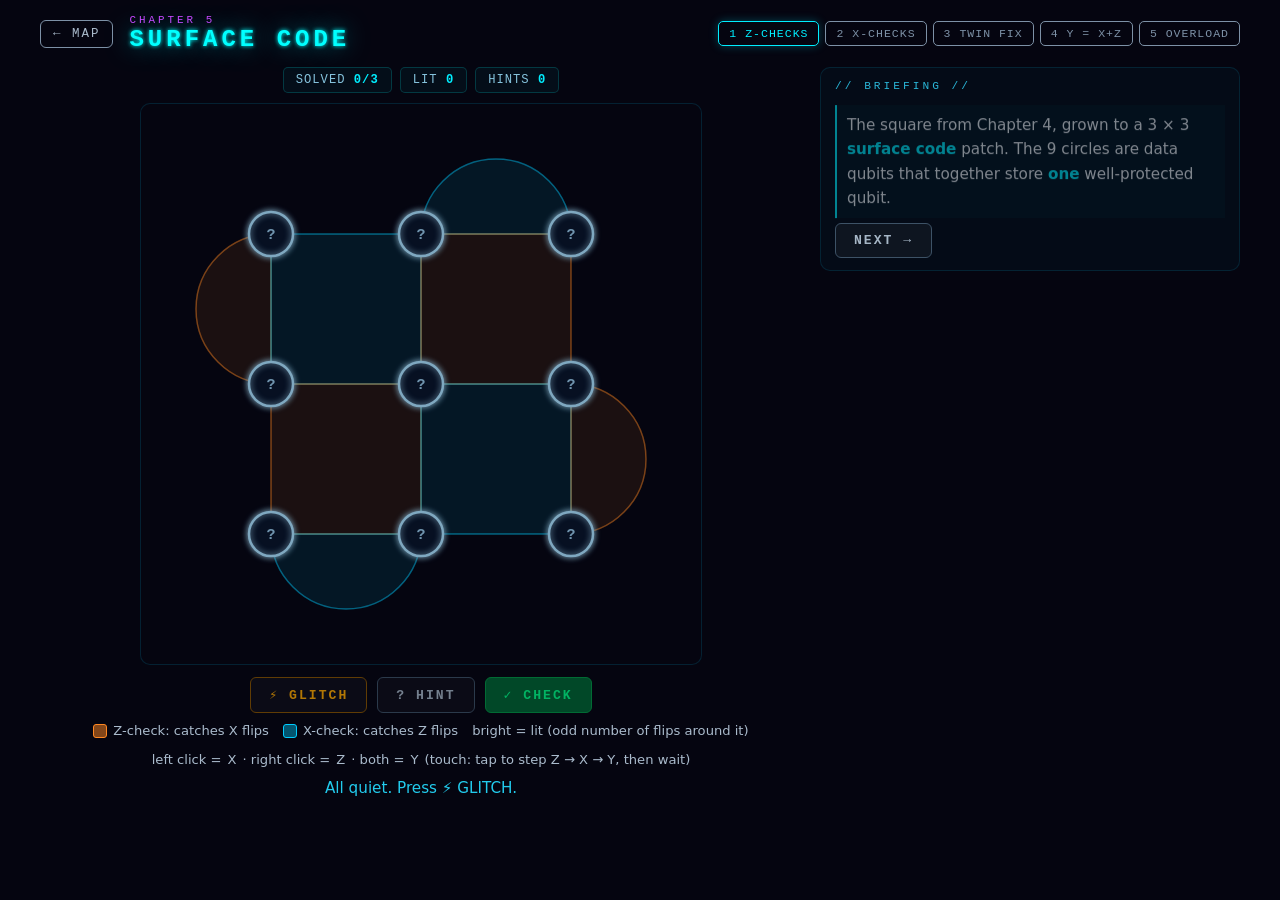
<file: ch4-surface.html>
<!DOCTYPE html>
<html lang="en">
<head>
<meta charset="UTF-8">
<meta http-equiv="refresh" content="0; url=ch5-surface.html">
<link rel="canonical" href="ch5-surface.html">
<title>Moved</title>
</head>
<body>
<!-- Old address from before the CHAINS chapter was inserted; kept so bookmarks keep working. -->
<p>This chapter moved: <a href="ch5-surface.html">ch5-surface.html</a></p>
</body>
</html>
</file>
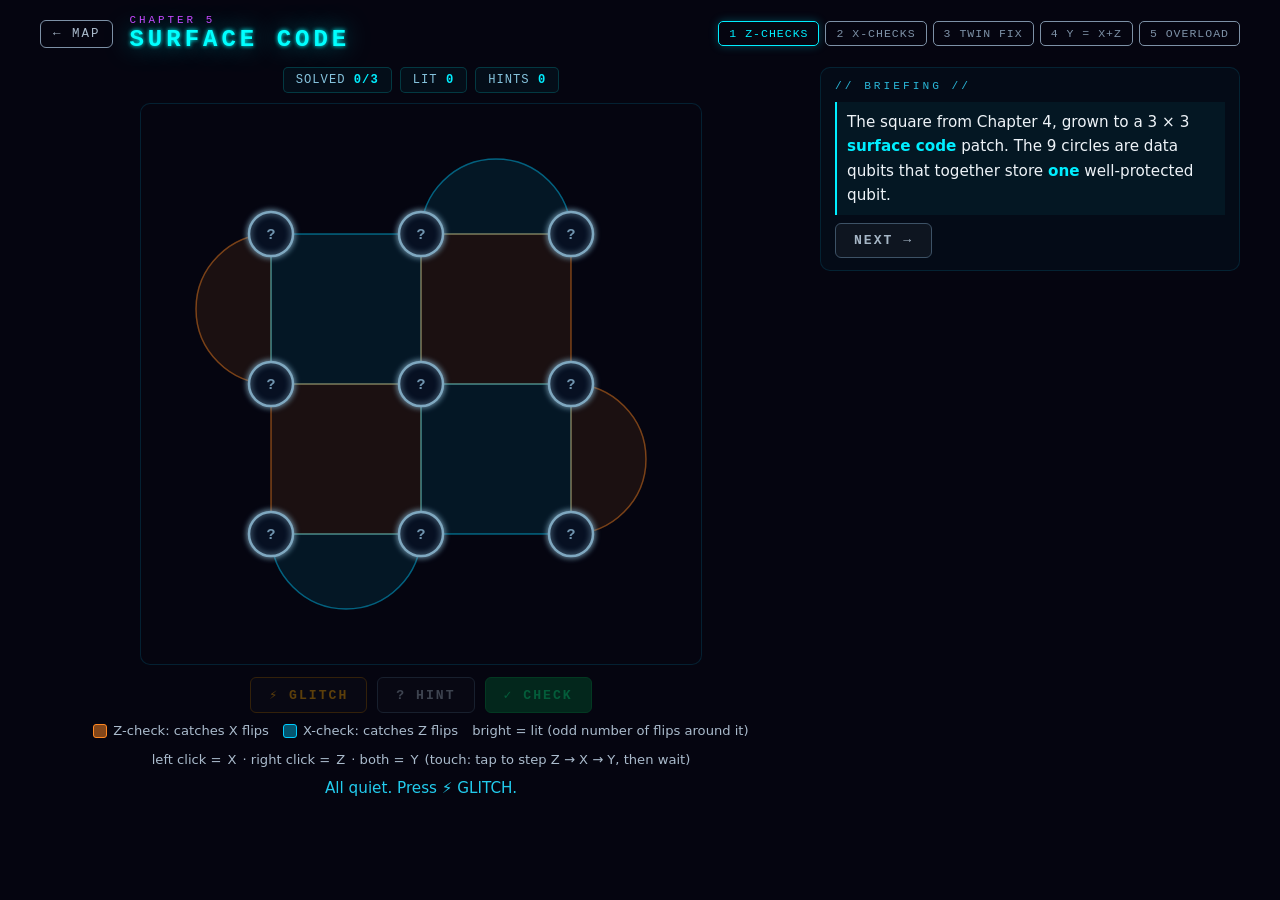
<file: ch5-surface.html>
<!DOCTYPE html>
<html lang="en">
<head>
<meta charset="UTF-8">
<meta name="viewport" content="width=device-width, initial-scale=1.0">
<title>Surface Code</title>
<link rel="stylesheet" href="css/theme.css">
<style>
#btn-glitch { color: var(--amber); border-color: #885500; }
canvas { cursor: pointer; }
</style>
</head>
<body>

<header class="topbar">
  <a class="back" href="index.html">← MAP</a>
  <div><div class="eyebrow">CHAPTER 5</div><h1>SURFACE CODE</h1></div>
  <div class="levels" id="levels"></div>
</header>

<main class="stage">
  <section class="board">
    <div class="hud">
      <div class="chip"><span id="h-goal-lbl">SOLVED</span> <b id="h-goal">0/0</b></div>
      <div class="chip">LIT <b id="h-lit">0</b></div>
      <div class="chip">HINTS <b id="h-hints">0</b></div>
    </div>
    <canvas id="cv" width="560" height="560"></canvas>
    <div class="controls">
      <button class="btn" id="btn-glitch">⚡ GLITCH</button>
      <button class="btn" id="btn-hint">? HINT</button>
      <button class="btn go" id="btn-check">✓ CHECK</button>
      <button class="btn" id="btn-retry">↺ TRY AGAIN</button>
      <button class="btn" id="btn-reveal">SHOW ANSWER</button>
      <button class="btn next" id="btn-round">NEXT ROUND →</button>
    </div>
    <div class="legend">
      <span><span class="sw" style="background:rgba(255,136,34,.5);border:1px solid #ff8822"></span> Z-check: catches X flips</span>
      <span><span class="sw" style="background:rgba(0,204,255,.4);border:1px solid #00ccff"></span> X-check: catches Z flips</span>
      <span>bright = lit (odd number of flips around it)</span>
      <span>left click = <span class="x">X</span> · right click = <span class="z">Z</span> · both = <span class="y">Y</span> (touch: tap to step Z → X → Y, then wait)</span>
    </div>
    <div class="status info" id="status"></div>
  </section>
  <aside class="bites" id="bites"></aside>
</main>

<script src="js/core/rng.js"></script>
<script src="js/core/pauli.js"></script>
<script src="js/core/codes.js"></script>
<script src="js/core/decoder.js"></script>
<script src="js/ui/progress.js"></script>
<script src="js/ui/canvas.js"></script>
<script src="js/ui/bites.js"></script>
<script src="js/ui/surface.js"></script>
<script>
'use strict';
const P = QEC.Pauli, D = QEC.decoder;
const { glow, noGlow, text, pointer } = QEC.ui;
const $ = id => document.getElementById(id);
const cv = $('cv'), ctx = cv.getContext('2d');
const W = cv.width;
const rng = QEC.makeRng(QEC.randomSeed());
const bites = new QEC.ui.Bites($('bites'));
bites.logAs = 'ch4';   // storage id of this chapter (see index.html)

const d = 3, code = QEC.codes.rotatedSurfaceCode(d), N = code.n;
const G = QEC.ui.surface.geometry(d, W, 150), { px, py } = G, QR = 22;
const COL = QEC.ui.surface.COL;
const tilePath = s => QEC.ui.surface.tilePath(ctx, code, s, G);
const qubitAt = (r, c) => r * d + c;

// ── Levels ─────────────────────────────────────────────────────────────────
// Both the spot and the error type come from shuffle bags: over four rounds the
// player should meet X, Z and Y, not the same glitch twice in a row by chance.
const single = types => {
  const bagQ = rng.bagInt(N), bagT = rng.bag(types);
  return () => P.on(N, [bagQ()], bagT());
};
// Levels 1–2: one glitch of one type, only on qubits where it lights a pattern of its own.
// The other qubits come in degenerate twins, which level 3 introduces on purpose.
const unique = type => {
  const bagQ = rng.bag(D.uniqueSingles(code, type));
  return () => P.on(N, [bagQ()], type);
};
// Level 3: glitch on one of the two qubits under the top edge's weight-2 X-check, in both rounds.
// Round 2 puts it on the qubit the player picked in round 1, and asks for the other one,
// so the second fix always misses the glitch and still works (the green outline shows why).
const TWIN = [qubitAt(0, 1), qubitAt(0, 2)];

const LEVELS = [
  {
    name: 'Z-CHECKS', goal: 3, tools: ['X'], errors: unique('X'),
    bites: [
      'The square from Chapter 4, grown to a 3 × 3 <b>surface code</b> patch. The 9 circles are data qubits that together store <b>one</b> well-protected qubit.',
      'The tiles sit in a checkerboard, with half-tiles on the edges, so an orange and a cyan tile always share 0 or 2 qubits: no clash. And unlike the square, this patch can <em>fix</em> any single glitch from the lit tiles alone.',
      'The <span class="z">orange tiles</span> are the <b>Z-checks</b>: Chapter 3\'s checkers, now asking two or four qubits. They catch <span class="x">X</span> flips. Warm-up: <b>left-click</b> a qubit to apply <span class="x">X</span>.',
      { t: 'Let an <span class="x">X</span> glitch hit.', wait: 'glitch', hint: 'press ⚡ GLITCH' },
      { t: 'Find the qubit that touches <em>every</em> lit orange tile and <em>no</em> dark orange one. Fix it, then CHECK.', wait: 'solved', hint: 'fix it, then CHECK' },
      'That was round 1 of 3. Solve 2 more. Stuck? <b>? HINT</b> shows what a decoder would do.',
    ],
  },
  {
    name: 'X-CHECKS', goal: 3, tools: ['Z'], errors: unique('Z'),
    bites: [
      'Now the <span class="x">cyan tiles</span>: <b>X-checks</b>, the phase checkers from Chapter 4. They catch <span class="z">Z</span> flips.',
      '<b>Right-click</b> a qubit (on touch: tap it) to apply <span class="z">Z</span>. Fix 3 phase flips.',
    ],
  },
  {
    name: 'TWIN FIX', goal: 2, countAll: true, tools: ['X'], twin: true,
    errors: round => P.on(N, [round > 0 && S.firstPick !== null ? S.firstPick : rng.pick(TWIN)], 'X'),
    candidates: () => TWIN,
    bites: [
      { t: 'A puzzle. Let the glitch hit.', wait: 'glitch', hint: 'press ⚡ GLITCH' },
      { t: 'The two <b style="color:#ffee00">yellow-ringed</b> qubits explain the lit tile <em>equally well</em>. Pick either one, then CHECK.', wait: 'checked', hint: 'pick one, CHECK' },
      { t: 'Same puzzle again. Press NEXT ROUND and let the glitch hit. This time pick the <em>other</em> yellow qubit, the one you did not pick before, then CHECK.', wait: 'checked', hint: 'pick the other one, CHECK' },
      'Both picks worked, but only one of them can be where the glitch was. Look at the <b style="color:#00ff88">green outline</b>: glitch + fix together are exactly the qubits of one <b>check</b>.',
      'Flipping every qubit of a check leaves the stored qubit alone: it is the same as doing nothing. So the two fixes are <b>equally right</b>. This is called <b>degeneracy</b>.',
      'Why it matters: in Chapter 1 every alarm pattern had exactly <b>one</b> right answer. A quantum code can have several. A decoder does not need to find the exact glitch, only <em>one</em> of the right fixes.',
    ],
  },
  {
    name: 'Y = X+Z', goal: 4, tools: ['X', 'Z'], errors: single(['X', 'Z', 'Y']),
    bites: [
      'A <span class="y">Y</span> glitch is an X and a Z flip at once — it lights tiles of <b>both</b> colours.',
      'To fix one, click the same qubit <b>twice</b>: once left (<span class="x">X</span>) and once right (<span class="z">Z</span>), in either order — because Y is just X and Z together. On touch, tap until it shows Y and wait a moment. Fix 4 random glitches.',
    ],
  },
  {
    name: 'OVERLOAD', goal: 3, matchDecoder: true, tools: ['X', 'Z'],
    errors: (() => {
      const bagA = rng.bag(['X', 'Z', 'Y']), bagB = rng.bag(['X', 'Z', 'Y']);
      return () => {
        const [a, b] = rng.sample(N, 2);
        const e = P.on(N, [a], bagA());
        return P.applyAt(e, b, bagB());
      };
    })(),
    bites: [
      'Final level: <b>two</b> glitches per round.',
      'A distance-3 patch only <em>promises</em> to fix one. Sometimes the best first guess is wrong, no matter how clever you are.',
      'So the score is fair: a round counts when your <b>first</b> try does as well as a minimum-weight decoder. Losing a round it would lose too still counts. Score 3.',
    ],
  },
];

// ── State ──────────────────────────────────────────────────────────────────
let S = null, hover = -1, hintUntil = 0, hintCorr = null, explainedTwin = false;   // explainedTwin: degeneracy reminder shown once

function startLevel(i) {
  const lv = LEVELS[i];
  S = { lv, idx: i, solved: 0, played: 0, matched: 0, round: 0, hints: 0, firstPick: null };
  newRound();
  bites.play(lv.bites, () => { if (S.goalReached) levelDone(); else updateUI(); });
}

function newRound() {
  input.cancel();
  S.phase = 'ready';
  S.err = P.identity(N);
  S.corr = P.identity(N);
  S.result = null;
  S.candidates = [];
  S.retried = false;
  S.firstMatch = null;   // OVERLOAD: did the first CHECK of this round do as well as the decoder?
  hintUntil = 0;
  setStatus('All quiet. Press ⚡ GLITCH.', 'info');
  updateUI();
}

const syndrome = () => D.syndrome(code, P.compose(S.err, S.corr));

function glitch() {
  if (S.phase !== 'ready' || !bites.open) return;
  S.err = S.lv.errors(S.round);
  S.candidates = S.lv.candidates ? S.lv.candidates(S.round) : [];
  S.phase = 'hidden';
  setStatus('⚡ Glitch! Read the lit tiles.', 'error');
  bites.notify('glitch');
  updateUI();
}

// Left click applies X, right click Z; clicking both builds Y = X·Z. Levels without a kind of glitch lock that click.
const CLICK = { X: 'left-click (or tap)', Z: 'right-click (or tap)' };
function apply(q, type) {
  if (S.phase !== 'hidden' || !bites.open) return;
  if (!S.lv.tools.includes(type)) {
    const ok = S.lv.tools[0];
    setStatus(`Only ${ok} glitches in this level — ${CLICK[ok]} a qubit to apply ${ok}.`, 'warn');
    return;
  }
  P.applyAt(S.corr, q, type);
  reportLit();
}

// Touch: set q's correction to exactly this letter (picked by tapping through Z → X → Y → none).
function setCorr(q, letter) {
  if (S.phase !== 'hidden' || !bites.open) return;
  P.applyAt(S.corr, q, P.get(S.corr, q));   // clear
  P.applyAt(S.corr, q, letter);
  reportLit();
}

function reportLit() {
  const lit = syndrome().filter(Boolean).length;
  setStatus(lit ? `${lit} tile${lit > 1 ? 's' : ''} still lit.` : 'All tiles dark. Press ✓ CHECK.', lit ? 'info' : 'success');
  updateUI();
}

function hint() {
  input.commit();
  if (S.phase !== 'hidden' || !bites.open) return;
  // what a perfect (minimum-weight) decoder would add on top of your current fixes
  hintCorr = D.lookupDecode(code, syndrome());
  hintUntil = performance.now() + 2500;
  S.hints++;
  setStatus(P.isIdentity(hintCorr) ? 'The decoder would stop here.' : 'Dashed badges: the decoder\'s suggestion.', 'info');
  updateUI();
}

// A logical error means glitch + fix add up to a chain across the patch. Which way it
// runs decides what the player has to add to reach the other, equally consistent fix.
function logicalChain() {
  const r = P.compose(S.err, S.corr);
  const x = !P.commutes(r, code.logicalZ);   // X chain: top ↔ bottom
  const z = !P.commutes(r, code.logicalX);   // Z chain: left ↔ right
  const add = [];
  if (x) add.push('a <span class="x">column of X</span> (top edge to bottom edge)');
  if (z) add.push('a <span class="z">row of Z</span> (left edge to right edge)');
  return {
    flip: x && z ? '<span class="y">Y</span>' : x ? '<span class="x">X</span>' : '<span class="z">Z</span>',
    add: add.join(' and '),
  };
}

// Would the best decoder there is have failed on these same tiles? If so the player had
// no way to read the answer off the board, and saying "try again" alone is just unfair.
function decoderAlsoFails() {
  const syn = D.syndrome(code, S.err);
  return D.residualStatus(code, S.err, D.lookupDecode(code, syn)) === 'logical';
}

function logicalFeedback() {
  const { flip, add } = logicalChain();
  const sneaky = `Glitch + fix together flip the stored qubit (${flip}), and no check can see that. That is why every tile went dark.`;
  if (decoderAlsoFails()) {
    return 'Two glitches are more than this patch promises to fix. These lit tiles also fit <b>another</b> set of glitches, '
      + 'one that needs no more flips. The best bet picks that one, so you and the best decoder both fix the wrong qubits. '
      + `${sneaky} <b>Bad luck, not a mistake${S.lv.matchDecoder ? ': this round counts' : ''}.</b> `
      + `<b>↺ TRY AGAIN</b> and add ${add} to see the other answer, or <b>SHOW ANSWER</b>.`;
  }
  return `${sneaky} Here a fix with <b>fewer flips</b> existed, and fewer flips is the better bet. `
    + (S.lv.matchDecoder ? 'The decoder would have found it, so this round doesn\'t count. ' : '')
    + '<b>↺ TRY AGAIN</b>, then <b>? HINT</b> shows the decoder\'s fix.';
}

function check() {
  input.commit();
  if (S.phase !== 'hidden' || !bites.open) return;
  if (!D.isZero(syndrome())) { setStatus('Some tiles are still lit — keep going.', 'warn'); QEC.ui.fx.nudge(cv); return; }
  // TWIN FIX, round 2: the point is to try the qubit not picked in round 1.
  const pick = P.weight(S.corr) === 1 ? TWIN.find(q => P.get(S.corr, q) === 'X') : undefined;
  if (S.lv.twin && S.round === 1 && S.firstPick !== null && pick === S.firstPick) {
    setStatus('That is the qubit you picked last round. Click or tap it again to undo it, then pick the other yellow one.', 'warn');
    QEC.ui.fx.nudge(cv);
    return;
  }
  if (S.lv.twin && S.round === 0) S.firstPick = pick === undefined ? null : pick;
  S.result = D.residualStatus(code, S.err, S.corr);
  if (S.lv.matchDecoder && S.firstMatch === null) {
    S.firstMatch = S.result === 'ok' || decoderAlsoFails();
    QEC.progress.note('ch4', `overload-${S.round}`, { kind: 'task', ok: S.firstMatch });
  }
  // advance the briefing first, so feedback below lands under the new bite
  bites.notify('checked');
  if (S.result === 'ok') {
    QEC.ui.fx.good(cv);
    bites.notify('solved');
    S.solved++;
    if (S.retried) bites.feedback(S.lv.matchDecoder && S.firstMatch
      ? 'Second try worked. This round counts anyway: the best decoder would have lost it too.'
      : 'Second try worked. A real decoder gets only <b>one</b> guess per round, so it has to pick the most likely fix straight away.'
        + (S.lv.matchDecoder ? ' So this round doesn\'t count.' : ''));
    if (P.equal(S.err, S.corr)) setStatus(`✓ Fixed — exactly the glitched qubit${P.weight(S.err) > 1 ? 's' : ''}.`, 'success');
    else {
      setStatus('✓ Fixed — with a different fix than the glitch! Still perfect.', 'success');
      // TWIN FIX names it in its own bites; elsewhere a reminder, once.
      if (S.lv.twin) {
        if (S.round === 0) bites.feedback('Your fix was not on the glitched qubit, yet it worked. Look at the <b>green outline</b>. Keep playing: the next round shows why.');
      } else if (!explainedTwin) {
        explainedTwin = true;
        bites.feedback('Your fix was not on the glitched qubit, yet it worked. Look at the <b>green outline</b>: glitch + fix together are exactly the qubits of one <b>check</b>, which leaves the stored qubit alone. '
          + (S.idx < 2 ? 'Level 3 is about this.' : 'That is <b>degeneracy</b> again, as in Twin fix.'));
      }
    }
    return endRound();
  }
  // Wrong fix: keep the glitch hidden and let the player try again.
  S.phase = 'failed';
  QEC.ui.fx.bad(cv);
  setStatus('✗ Logical error! The tiles are dark, but the stored qubit got flipped.', 'error');
  bites.feedback(logicalFeedback());
  updateUI();
}

function retry() {
  if (S.phase !== 'failed') return;
  input.cancel();
  S.corr = P.identity(N);
  S.result = null;
  S.retried = true;
  S.phase = 'hidden';
  setStatus('Same glitch, fresh start. Read the tiles again.', 'info');
  updateUI();
}

// The round is over: show where the glitches really were. Counts towards the level.
function endRound() {
  if (S.result === 'logical') bites.feedback('Glitch + fix form a chain from one edge of the patch to the opposite edge (yellow). Such a chain is a <b>logical operator</b>: it flips the stored qubit while every check stays quiet.');
  S.phase = 'revealed';
  S.played++;
  S.round++;
  if (S.lv.matchDecoder && S.firstMatch) S.matched++;
  updateUI();
  const count = S.lv.countAll ? S.played : S.lv.matchDecoder ? S.matched : S.solved;
  // wrap up once the goal is met — but never cut off a bite the player is still reading
  if (count >= S.lv.goal) { S.goalReached = true; if (bites.done) setTimeout(levelDone, 900); }
}

function levelDone() {
  chapter.complete(S.idx);
  const last = chapter.isLast(S.idx);
  bites.finish(last
    ? '✓ <b>Chapter complete.</b> This 3×3 patch is <b>one logical qubit</b>. Bigger patches (distance 5, 7, …) fix more glitches at once — but only if glitches are rare enough. How rare? → Chapter 6.'
    : '✓ <b>Level complete.</b>',
    last
      ? [{ label: 'CHAPTER 6 →', onClick: () => (location.href = 'ch6-threshold.html') }, { label: 'MAP', cls: '', onClick: () => (location.href = 'index.html') }]
      : [{ label: 'NEXT LEVEL →', onClick: () => chapter.go(S.idx + 1) }]);
  S.phase = 'done';
  updateUI();
}

// ── UI ─────────────────────────────────────────────────────────────────────
function setStatus(msg, cls) { $('status').textContent = msg; $('status').className = 'status ' + cls; }

function updateUI() {
  if (!S) return;
  const lv = S.lv;
  $('h-goal-lbl').textContent = lv.countAll ? 'ROUNDS' : lv.matchDecoder ? 'MATCHED' : 'SOLVED';
  $('h-goal').textContent = `${lv.countAll ? S.played : lv.matchDecoder ? S.matched : S.solved}/${lv.goal}`;
  $('h-lit').textContent = S.phase === 'ready' ? 0 : syndrome().filter(Boolean).length;
  $('h-hints').textContent = S.hints;
  const act = bites.open;
  $('btn-glitch').disabled = S.phase !== 'ready' || !act;
  $('btn-hint').disabled = S.phase !== 'hidden' || !act;
  $('btn-check').disabled = S.phase !== 'hidden' || !act;
  $('btn-round').style.display = S.phase === 'revealed' ? '' : 'none';
  $('btn-retry').style.display = $('btn-reveal').style.display = S.phase === 'failed' ? '' : 'none';
}
bites.onChange = updateUI;

$('btn-glitch').onclick = glitch;
$('btn-hint').onclick = hint;
$('btn-check').onclick = check;
$('btn-round').onclick = () => { if (S.phase === 'revealed') newRound(); };
$('btn-retry').onclick = retry;
$('btn-reveal').onclick = () => { if (S.phase === 'failed') endRound(); };

function hitQubit(p) {
  for (let q = 0; q < N; q++) {
    const { r, c } = code.data[q];
    if ((p.x - px(c)) ** 2 + (p.y - py(r)) ** 2 <= (QR + 12) ** 2) return q;
  }
  return -1;
}
const input = QEC.ui.pauliInput(cv, {
  hit: hitQubit, onApply: apply, onSet: setCorr,
  enabled: () => !!S && S.phase === 'hidden' && bites.open,
  allowed: () => S.lv.tools,
  current: q => P.get(S.corr, q),
});
cv.addEventListener('mousemove', e => { hover = hitQubit(pointer(cv, e)); });
cv.addEventListener('mouseleave', () => { hover = -1; });

// ── Drawing ────────────────────────────────────────────────────────────────
function badge(x, y, letter, { dashed = false } = {}) {
  ctx.save();
  ctx.strokeStyle = COL[letter]; ctx.fillStyle = dashed ? 'rgba(0,0,0,0.3)' : 'rgba(0,0,0,0.55)';
  ctx.lineWidth = 2;
  if (dashed) ctx.setLineDash([4, 3]);
  ctx.beginPath(); ctx.arc(x, y, 13, 0, Math.PI * 2); ctx.fill(); ctx.stroke();
  ctx.restore();
  text(ctx, letter, x, y + 1, { font: 'bold 15px Courier New', color: COL[letter] });
}

function draw(t) {
  ctx.clearRect(0, 0, W, W);
  if (!S) return;
  const syn = S.phase === 'ready' ? code.stabs.map(() => 0) : syndrome();
  const revealed = S.phase === 'revealed' || S.phase === 'done';
  const pulse = 0.6 + 0.4 * Math.sin(t * 0.006);
  const residual = P.compose(S.err, S.corr);

  QEC.ui.surface.drawTiles(ctx, code, G, syn, t);

  // degeneracy: highlight a check that equals glitch + fix
  if (revealed && S.result === 'ok' && !P.isIdentity(residual)) {
    code.stabPaulis.forEach((sp, k) => {
      if (!P.equal(sp, residual)) return;
      ctx.save();
      tilePath(code.stabs[k]);
      ctx.strokeStyle = '#00ff88'; ctx.lineWidth = 4; glow(ctx, '#00ff88', 18 * pulse);
      ctx.stroke();
      ctx.restore();
    });
  }

  // logical error: draw the chain through the leftover qubits
  if (revealed && S.result === 'logical') {
    const qs = [];
    for (let q = 0; q < N; q++) if (residual.x[q] || residual.z[q]) qs.push(q);
    ctx.save();
    ctx.strokeStyle = '#ffee00'; ctx.lineWidth = 3; ctx.setLineDash([8, 6]);
    glow(ctx, '#ffee00', 14 * pulse);
    for (const q of qs) {
      const { r, c } = code.data[q];
      ctx.beginPath(); ctx.arc(px(c), py(r), QR + 9, 0, Math.PI * 2); ctx.stroke();
    }
    ctx.restore();
  }

  // qubits
  const showHint = hintCorr && t < hintUntil && S.phase === 'hidden';
  for (let q = 0; q < N; q++) {
    const { r, c } = code.data[q], x = px(c), y = py(r);
    const errHere = revealed && (S.err.x[q] || S.err.z[q]);
    ctx.save();
    ctx.lineWidth = 2.5;
    ctx.fillStyle = '#071022';
    ctx.strokeStyle = errHere ? '#ff4455' : hover === q && S.phase === 'hidden' ? '#ffffff' : '#7fa8c0';
    glow(ctx, ctx.strokeStyle, hover === q ? 16 : 6);
    ctx.beginPath(); ctx.arc(x, y, QR, 0, Math.PI * 2); ctx.fill(); ctx.stroke();
    ctx.restore();

    if (S.candidates.includes(q) && S.phase === 'hidden') {
      ctx.save();
      ctx.strokeStyle = '#ffee00'; ctx.lineWidth = 2; ctx.setLineDash([5, 4]);
      glow(ctx, '#ffee00', 10 * pulse);
      ctx.beginPath(); ctx.arc(x, y, QR + 8, 0, Math.PI * 2); ctx.stroke();
      ctx.restore();
    }

    const fix = P.get(S.corr, q), pend = input.pending;
    if (pend && pend.q === q) QEC.ui.drawPending(ctx, x, y, QR, pend, t, COL);
    else if (fix !== 'I') badge(x, y, fix);
    else text(ctx, '?', x, y + 1, { font: 'bold 15px Courier New', color: '#6f93ad' });
    if (showHint && P.get(hintCorr, q) !== 'I') badge(x + 20, y - 20, P.get(hintCorr, q), { dashed: true });
    if (errHere) text(ctx, '⚡' + P.get(S.err, q), x, y + QR + 16, { font: 'bold 14px Courier New', color: '#ff4455' });
  }

  if ((revealed || S.phase === 'failed') && S.result) {
    const ok = S.result === 'ok';
    glow(ctx, ok ? '#00ff88' : '#ff4455', 20);
    text(ctx, ok ? '✓ FIXED' : '✗ LOGICAL ERROR', W / 2, 24, { font: 'bold 22px Courier New', color: ok ? '#00ff88' : '#ff4455' });
    noGlow(ctx);
  }
}

// ── Boot ───────────────────────────────────────────────────────────────────
const chapter = QEC.ui.chapter({ id: 'ch4', el: $('levels'), levels: LEVELS.map(l => l.name), start: startLevel });
chapter.begin();
QEC.ui.loop(draw);
</script>
</body>
</html>
</file>
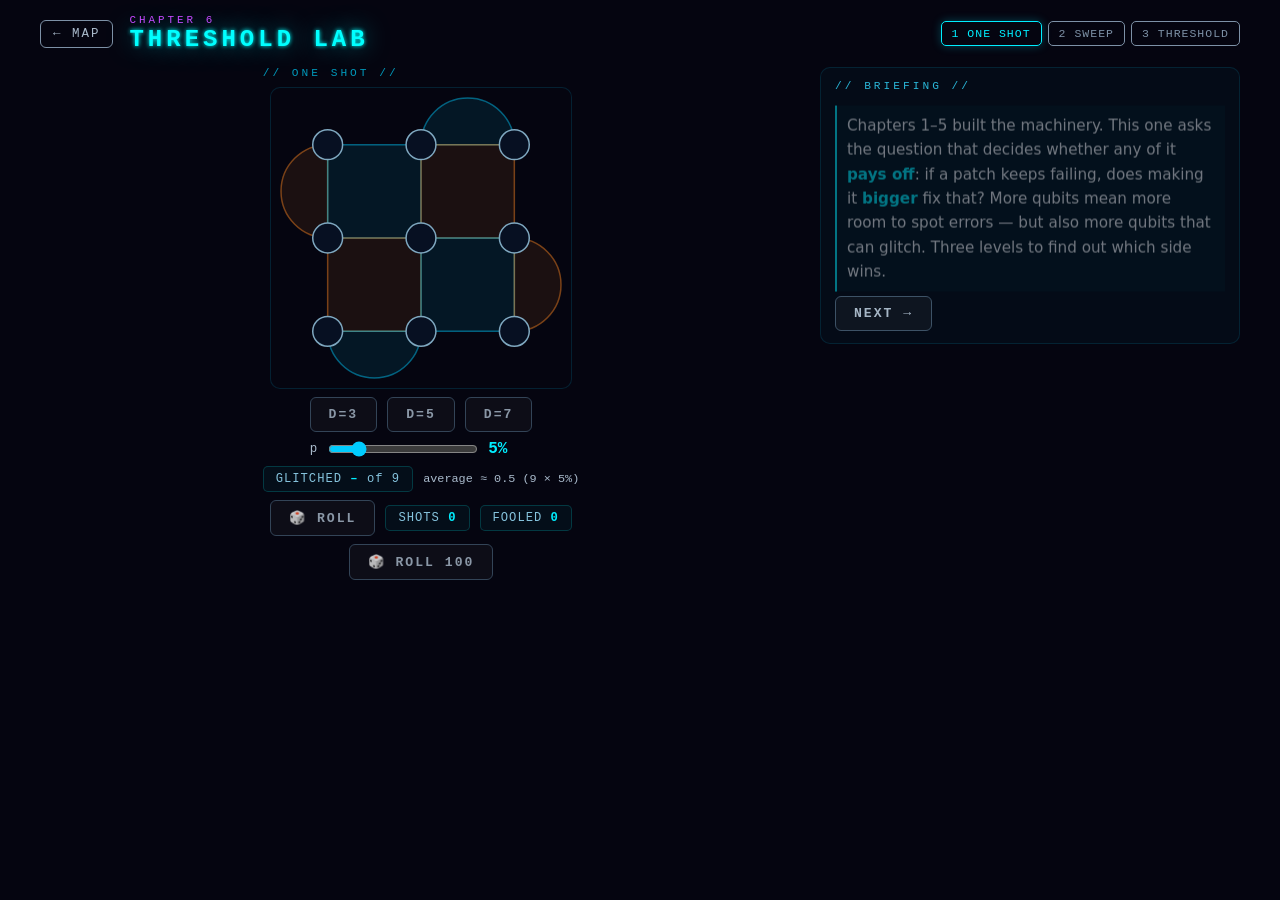
<file: ch5-threshold.html>
<!DOCTYPE html>
<html lang="en">
<head>
<meta charset="UTF-8">
<meta http-equiv="refresh" content="0; url=ch6-threshold.html">
<link rel="canonical" href="ch6-threshold.html">
<title>Moved</title>
</head>
<body>
<!-- Old address from before the CHAINS chapter was inserted; kept so bookmarks keep working. -->
<p>This chapter moved: <a href="ch6-threshold.html">ch6-threshold.html</a></p>
</body>
</html>
</file>
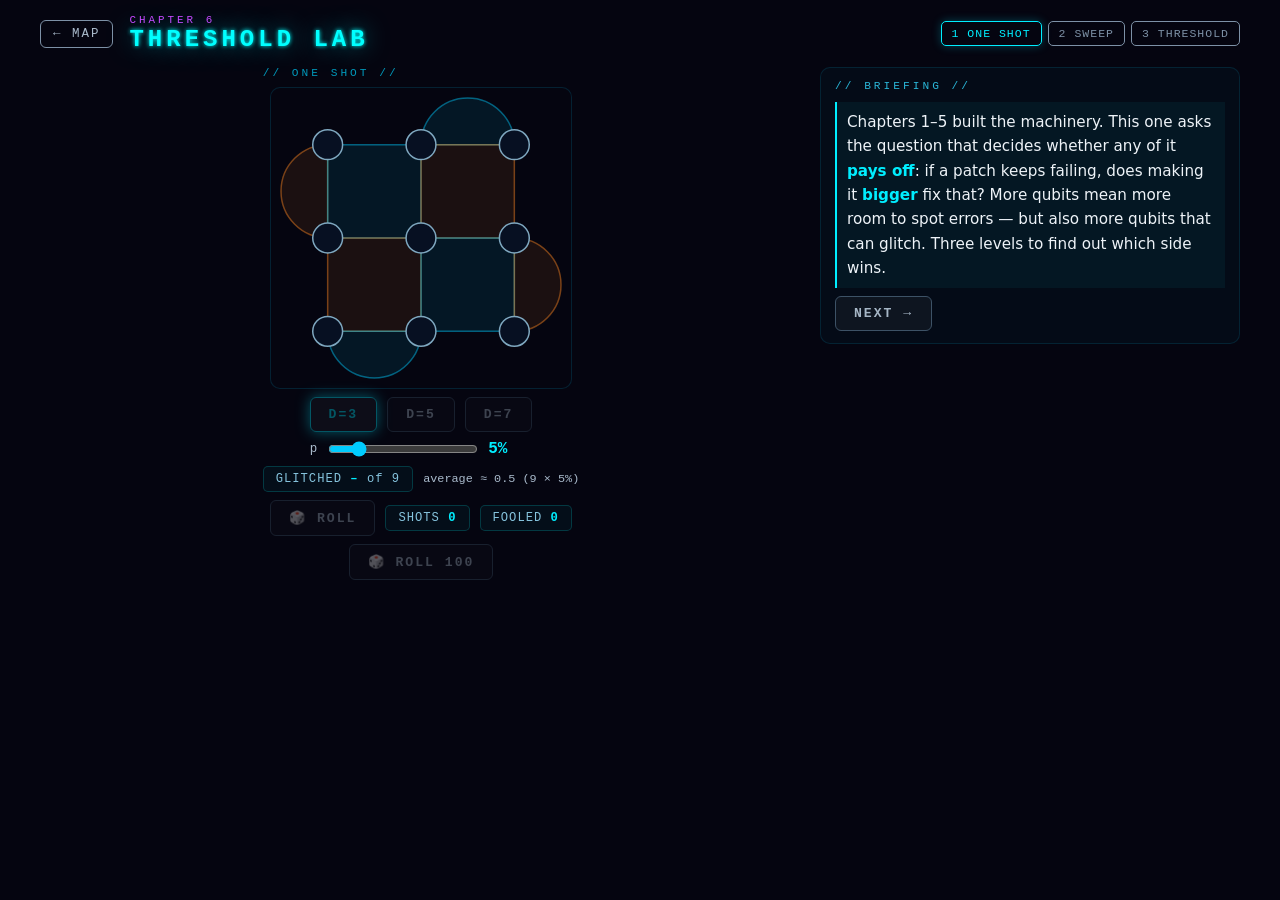
<file: ch6-threshold.html>
<!DOCTYPE html>
<html lang="en">
<head>
<meta charset="UTF-8">
<meta name="viewport" content="width=device-width, initial-scale=1.0">
<title>Threshold Lab</title>
<link rel="stylesheet" href="css/theme.css">
<style>
:root {
  /* chart series: dataviz reference palette, dark slots 1–3, fixed order d = 3, 5, 7 */
  --series-1: #3987e5;
  --series-2: #d95926;
  --series-3: #199e70;
  --chart-ink: #c8d4e0;
  --chart-muted: #7a8a9a;
  --chart-grid: rgba(200, 212, 224, 0.08);
}
.lab { display: flex; gap: 16px; flex-wrap: wrap; justify-content: center; width: 100%; }
.panel { display: flex; flex-direction: column; align-items: center; gap: 8px; }
.panel-title { font-size: 0.7em; letter-spacing: 3px; color: var(--cyan-dk); align-self: flex-start; }
.row { display: flex; gap: 10px; align-items: center; flex-wrap: wrap; justify-content: center; }
.row label { font-size: 0.78em; color: var(--dim); letter-spacing: 1px; }
input[type=range] { accent-color: #00ccff; width: 150px; }
.val { color: var(--cyan); font-weight: bold; min-width: 44px; display: inline-block; }
.dbtn.active { color: var(--cyan); border-color: var(--cyan); box-shadow: 0 0 10px #00eeff44; }

#chart-wrap { position: relative; width: min(440px, 100%); }
#chart { width: 100%; height: auto; display: block; border: 1px solid var(--line); border-radius: 10px; }
#chart text { font-family: 'Courier New', monospace; }
.legend-row { display: flex; gap: 6px 14px; flex-wrap: wrap; max-width: 440px; font-size: 0.72em; color: var(--chart-ink); }
.legend-row i { display: inline-block; width: 18px; height: 2px; vertical-align: middle; margin-right: 6px; }
#tip {
  position: absolute; pointer-events: none; display: none;
  background: #0b1222; border: 1px solid #334455; border-radius: 6px;
  padding: 6px 9px; font-size: 0.72em; color: var(--chart-ink); white-space: nowrap; line-height: 1.5;
}
#tip .sw2 { display: inline-block; width: 8px; height: 8px; border-radius: 50%; margin-right: 6px; }
details.table { width: min(440px, 100%); font-size: 0.75em; color: var(--chart-muted); }
details.table summary { cursor: pointer; letter-spacing: 2px; }
details.table table { border-collapse: collapse; margin-top: 6px; width: 100%; }
details.table td, details.table th { padding: 3px 8px; text-align: right; border-bottom: 1px solid #1a2a3a; color: var(--chart-ink); }
#guess-row { display: none; }
.expect { font-size: 0.74em; color: var(--dim); }
.batches { list-style: none; margin: 0; padding: 0; font-size: 0.76em; color: var(--chart-ink); text-align: center; line-height: 1.6; }
.batches b { color: var(--cyan); }
.batches li.old { color: var(--chart-muted); }
</style>
</head>
<body>

<header class="topbar">
  <a class="back" href="index.html">← MAP</a>
  <div><div class="eyebrow">CHAPTER 6</div><h1>THRESHOLD LAB</h1></div>
  <div class="levels" id="levels"></div>
</header>

<main class="stage">
  <section class="board">
    <div class="lab">
      <div class="panel" id="panel-shot">
        <div class="panel-title">// ONE SHOT //</div>
        <canvas id="cv" width="300" height="300"></canvas>
        <div class="row">
          <button class="btn dbtn" data-d="3">d=3</button>
          <button class="btn dbtn" data-d="5">d=5</button>
          <button class="btn dbtn" data-d="7">d=7</button>
        </div>
        <div class="row">
          <label for="p">p</label>
          <input type="range" id="p" min="1" max="25" value="5">
          <span class="val" id="p-val">5%</span>
        </div>
        <div class="row">
          <div class="chip">GLITCHED <b id="h-glitched">–</b> of <span id="h-n">9</span></div>
          <span class="expect" id="h-expect"></span>
        </div>
        <div class="row">
          <button class="btn" id="btn-roll">🎲 ROLL</button>
          <div class="chip">SHOTS <b id="h-shots">0</b></div>
          <div class="chip">FOOLED <b id="h-fails">0</b></div>
        </div>
        <div class="row">
          <button class="btn" id="btn-batch">🎲 ROLL 100</button>
        </div>
        <ul class="batches" id="batches" aria-live="polite"></ul>
      </div>

      <div class="panel" id="panel-chart">
        <div class="panel-title">// THOUSANDS OF SHOTS //</div>
        <div class="legend-row" id="legend"></div>
        <div id="chart-wrap">
          <svg id="chart" viewBox="0 0 440 330" role="img" aria-label="Logical error rate versus physical error rate for distances 3, 5 and 7"></svg>
          <div id="tip"></div>
        </div>
        <div class="row">
          <button class="btn go" id="btn-sweep">▶ RUN SWEEP</button>
          <span class="chip">PROGRESS <b id="h-prog">–</b></span>
        </div>
        <div class="row" id="guess-row">
          <label for="guess">YOUR THRESHOLD</label>
          <input type="range" id="guess" min="10" max="200" value="40">
          <span class="val" id="guess-val">4.0%</span>
          <button class="btn next" id="btn-lock">LOCK IN</button>
        </div>
        <details class="table"><summary>SHOW DATA TABLE</summary><table id="table"></table></details>
      </div>
    </div>
    <div class="status info" id="status"></div>
  </section>
  <aside class="bites" id="bites"></aside>
</main>

<script src="js/core/rng.js"></script>
<script src="js/core/pauli.js"></script>
<script src="js/core/codes.js"></script>
<script src="js/core/decoder.js"></script>
<script src="js/core/sim.js"></script>
<script src="js/ui/progress.js"></script>
<script src="js/ui/canvas.js"></script>
<script src="js/ui/bites.js"></script>
<script src="js/ui/surface.js"></script>
<script>
'use strict';
const P = QEC.Pauli, D = QEC.decoder;
const { glow, noGlow } = QEC.ui;
const $ = id => document.getElementById(id);
const cv = $('cv'), ctx = cv.getContext('2d'), W = cv.width;
const rng = QEC.makeRng(QEC.randomSeed());
const bites = new QEC.ui.Bites($('bites'));
bites.logAs = 'ch5';   // storage id of this chapter (see index.html)

const DISTANCES = [3, 5, 7];
const SERIES = { 3: 'var(--series-1)', 5: 'var(--series-2)', 7: 'var(--series-3)' };
const CODES = Object.fromEntries(DISTANCES.map(d => [d, QEC.codes.rotatedSurfaceCode(d)]));
const P_GRID = Array.from({ length: 20 }, (_, i) => (i + 1) / 100);   // 1% … 20%
const SHOTS = 1500;

// ── Bets and advice: judged against the sweep the player actually ran ─────────
const BETS = ['d=3 (9 qubits)', 'd=5 (25 qubits)', 'd=7 (49 qubits)', 'All about the same'];
const ADVICE = ['d=3', 'd=5', 'd=7', 'No code: one bare qubit'];
const bets = { low: null, high: null };
const at = p => P_GRID.findIndex(g => Math.abs(g - p) < 1e-9);

// Option indices (into ADVICE, bare qubit = 3) with the lowest measured rate at p.
function bestAt(p) {
  const i = at(p), rates = [...DISTANCES.map(d => data[d][i]), p];
  const min = Math.min(...rates);
  return rates.map((r, k) => (r === min ? k : -1)).filter(k => k >= 0);
}
const rateList = (p, bare) => {
  const i = at(p);
  return DISTANCES.map(d => `d=${d} ${fmtPct(data[d][i])}`).join(', ') + (bare ? `, bare ${fmtPct(p)}` : '');
};

// The bets compare the three patches only, so the bare qubit must not win here
// (its index 3 would also collide with the bet "All about the same").
function patchBest(p) {
  const i = at(p), rates = DISTANCES.map(d => data[d][i]), min = Math.min(...rates);
  return { min, best: DISTANCES.map((d, k) => k).filter(k => rates[k] === min) };
}
// "All about the same" is right only when all three patches tie.
const betRight = (p, bet) => (bet === 3 ? patchBest(p).best.length === DISTANCES.length : patchBest(p).best.includes(bet));

function betVerdict() {
  if (!haveData()) return 'Run the sweep first.';
  const line = (p, bet) => {
    const { min, best } = patchBest(p);
    const name = best.map(k => `d=${DISTANCES[k]}`).join(' and ');
    const bare = min > p ? ` All three fail more often than a bare qubit (${fmtPct(p)}).` : '';
    const said = bet === null ? '' : betRight(p, bet) ? ' ✓ Your bet was right.'
      : bet === 3 ? ' ✗ You bet they would be about the same.' : ` ✗ You bet d=${DISTANCES[bet]}.`;
    return `At <b>${Math.round(p * 100)}%</b>, ${name} failed least (${rateList(p)}).${bare}${said}`;
  };
  return line(0.03, bets.low) + '<br>' + line(0.18, bets.high);
}

// The bets are judged against this run's data, so their learning-log entry is written here,
// not when they were placed (their bites have reveal: false).
function noteBets() {
  if (!haveData()) return;
  if (bets.low !== null) QEC.progress.note('ch5', 'bet-low', { kind: 'predict', ok: betRight(0.03, bets.low) });
  if (bets.high !== null) QEC.progress.note('ch5', 'bet-high', { kind: 'predict', ok: betRight(0.18, bets.high) });
}

function advice(p, ok) {
  const best = bestAt(p);
  const why = best.includes(3)
    ? 'Above threshold every code here does <em>worse</em> than no code at all: each extra qubit is one more that can glitch.'
    : 'Below threshold the biggest patch wins, by a lot.';
  const names = best.map(k => ADVICE[k].split(':')[0].toLowerCase()).join(' or ');
  return `${ok ? '✓ Right.' : `✗ Not quite: best is <b>${names}</b>.`} Your sweep says: ${rateList(p, true)}. ${why}`;
}

// ── Levels ─────────────────────────────────────────────────────────────────
const LEVELS = [
  {
    name: 'ONE SHOT', panel: 'shot',
    bites: [
      'Chapters 1–5 built the machinery. This one asks the question that decides whether any of it <b>pays off</b>: if a patch keeps failing, does making it <b>bigger</b> fix that? More qubits mean more room to spot errors — but also more qubits that can glitch. Three levels to find out which side wins.',
      'First, a single patch under random noise. In Chapter 3 you were told how many glitches would hit. Real hardware never says that; it has a glitch <b>rate</b>. Our model: every qubit independently gets an <span class="x">X</span> flip with probability <b>p</b>.',
      { t: 'Roll a shot. Glitches (red) light the checks, and a <b>decoder</b> — a program doing what you did in Chapters 4 and 5 — applies its fix (cyan rings).', wait: 'shot', hint: 'press 🎲 ROLL' },
      'GLITCHED counts the red qubits. On average it is <b>n × p</b>: n qubits, each glitching with chance p. Each roll scatters around that.',
      { t: 'At small p the decoder almost always wins. Turn p up and roll until it gets <b>fooled</b>.', wait: 'fail', hint: 'raise p, roll until FOOLED' },
      'Too many glitches: the decoder\'s best guess completes an edge-to-edge chain (yellow) — a logical error. Nobody could have done better with that syndrome.',
      { t: 'Now keep p and change the size. Pick another patch (try <b>d = 7</b>, or d = 3 if you are on 7) and roll 3 times. More qubits, so more glitches — but a bigger patch also needs more of them to gang up.',
        wait: 'compare', hint: 'switch d, roll 3 times', onShow: () => { compareFrom = dist; compareRolls = 0; } },
      { t: 'Which side wins? A few rolls can\'t tell. Press <b>ROLL 100</b>: it rolls 100 shots and counts how often the decoder is fooled. Do it for two sizes at the same p.',
        wait: 'batch2', hint: 'ROLL 100 at two sizes, same p' },
      { t: 'That count, divided by 100, is the <b>logical error rate</b> at one point: one size, one p. 100 shots are still noisy, above all when failures are rare.',
        onShow: () => bites.feedback(batchCompare()) },
      'So a patch does not break on one glitch; it breaks when glitches gang up. Next level: the same count, <b>1 500</b> shots per point, for d = 3, 5 and 7 and every p from 1% to 20%.',
    ],
  },
  {
    name: 'SWEEP', panel: 'chart',
    bites: [
      'ROLL 100 gave one point from 100 shots. The sweep rolls <b>1 500</b> per point and counts how often the decoder is fooled: the <b>logical error rate</b> again, for every size and p. That is the number a chip designer actually cares about.',
      { t: 'Before you run it, place two bets. At a <b>low</b> glitch rate, p = 3%, which patch fails least often?',
        ask: BETS, answer: 2, kind: 'predict', id: 'bet-low', reveal: false, onAnswer: i => (bets.low = i) },
      { t: 'And at a <b>high</b> glitch rate, p = 18%?',
        ask: BETS, answer: 0, kind: 'predict', id: 'bet-high', reveal: false, onAnswer: i => (bets.high = i) },
      { t: 'Run the sweep: patches of distance 3, 5 and 7, glitch rates from 1% to 20%.', wait: 'sweep', hint: 'press ▶ RUN SWEEP' },
      'The dashed line is a single unprotected qubit: it fails exactly at rate p. Below it, encoding helps.',
      { t: 'Now check your bets against the curves. Hover (or open the data table) for exact numbers.', onShow: () => { bites.feedback(betVerdict()); noteBets(); } },
      'There is the answer to the chapter\'s question, and it is a <b>conditional yes</b>: at low p bigger patches are <em>much</em> better, at high p they are <em>worse</em>. More qubits help only if your hardware is already good enough. The curves even tell you where the line sits.',
    ],
  },
  {
    name: 'THRESHOLD', panel: 'chart',
    bites: [
      'That line is where the curves cross, and it has a name: the <b>threshold</b>. Below it, every extra ring of qubits suppresses errors further. Above it, more qubits just means more things to go wrong.',
      { t: 'Drag the yellow marker on the chart, or use the slider below it, to where the curves cross. Then LOCK IN.', wait: 'guess', hint: 'drag the marker, press LOCK IN', onShow: () => { $('guess-row').style.display = 'flex'; drawChart(); } },
      { t: 'Now put it to use. Lab A\'s qubits glitch at <b>p = 4%</b>. What protects their stored bit best?',
        ask: ADVICE, answer: i => bestAt(0.04).includes(i), kind: 'check', id: 'advise-4', reply: (i, ok) => advice(0.04, ok) },
      { t: 'Lab B\'s qubits glitch at <b>p = 15%</b>. What protects their bit best?',
        ask: ADVICE, answer: i => bestAt(0.15).includes(i), kind: 'check', id: 'advise-15', reply: (i, ok) => advice(0.15, ok) },
      'In this simplified model (perfect checks) the threshold is about <b>10%</b>. With realistic, noisy checks it drops to about <b>1%</b> — and the best chips today sit just below it.',
      'That is why you hear one number quoted about every new chip. Above threshold, building bigger is wasted silicon. Below it, error rates fall off a cliff as you scale — which is the entire bet the field is making.',
    ],
  },
];

// ── State ──────────────────────────────────────────────────────────────────
let lvIdx = 0, dist = 3, shots = 0, fails = 0, last = null, sweeping = false;
let compareFrom = null, compareRolls = 0;   // the "change the size" step: rolls at a size other than compareFrom
let batching = false;
const batches = [];   // ROLL 100 results, newest last: { d, p, fails, shots }
const data = {};   // data[d][i] = logical error rate at P_GRID[i]

function startLevel(i) {
  lvIdx = i;
  // One panel per level: the chart meant nothing yet during ONE SHOT and only drew the eye
  // away from the patch the level is actually about.
  const panel = LEVELS[i].panel;
  $('panel-shot').style.display = panel === 'shot' ? '' : 'none';
  $('panel-chart').style.display = panel === 'chart' ? '' : 'none';
  $('guess-row').style.display = 'none';
  // SWEEP starts from an empty chart, so the bets come before any curve is on screen
  if (i === 1 && !sweeping) { DISTANCES.forEach(d => delete data[d]); $('table').innerHTML = ''; }
  if (i === 2 && !haveData()) sweep();
  bites.play(LEVELS[i].bites, () => levelDone(i));
  updateUI();
}

function levelDone(i) {
  chapter.complete(i);
  const lastLv = chapter.isLast(i);
  bites.finish(lastLv
    ? '✓ <b>Chapter complete!</b> You know why quantum computers need many physical qubits per logical one — and why pushing hardware below threshold is the race everybody is running. Next: Litinski\'s <em>Game of Surface Codes</em>, where whole patches become tiles.'
    : '✓ <b>Level complete.</b>',
    lastLv
      ? [{ label: 'CHAPTER 7 →', onClick: () => (location.href = 'ch7-surgery.html') }, { label: 'MAP', cls: '', onClick: () => (location.href = 'index.html') }]
      : [{ label: 'NEXT LEVEL →', onClick: () => chapter.go(i + 1) }]);
}

const pNow = () => Number($('p').value) / 100;

function roll() {
  last = QEC.sim.shot(CODES[dist], pNow(), rng);
  last.d = dist;
  shots++;
  const fooled = last.status !== 'ok';
  if (fooled) fails++;
  const k = last.err.x.filter(Boolean).length;
  setStatus(fooled
    ? `✗ ${k} glitch${k === 1 ? '' : 'es'} — the decoder was fooled.`
    : k ? `✓ ${k} glitch${k === 1 ? '' : 'es'} — decoder fixed it.` : 'No glitch this time.', fooled ? 'error' : 'success');
  bites.notify('shot');
  if (fooled) bites.notify('fail');
  if (bites.waiting === 'compare' && dist !== compareFrom && ++compareRolls >= 3) bites.notify('compare');
  updateUI();
}

// ROLL 100: one point of the coming chart, made by the player. Rolled in short slices so the page stays responsive.
const BATCH = 100;
function rollBatch() {
  if (batching) return;
  batching = true;
  const b = { d: dist, p: pNow(), fails: 0, shots: 0 };
  setStatus(`Rolling ${BATCH} shots at d=${b.d}, p=${Math.round(b.p * 100)}%…`, 'info');
  updateUI();
  (function next() {
    const t0 = performance.now();
    while (b.shots < BATCH && performance.now() - t0 < 25) {
      const s = QEC.sim.shot(CODES[b.d], b.p, rng);
      b.shots++;
      if (s.status !== 'ok') b.fails++;
      if (b.shots === BATCH) { last = s; last.d = b.d; }   // the canvas shows the batch's final shot
    }
    if (b.shots < BATCH) return setTimeout(next, 0);
    batching = false;
    batches.push(b);
    setStatus(`${BATCH} shots at d=${b.d}, p=${Math.round(b.p * 100)}%: the decoder was fooled ${b.fails} time${b.fails === 1 ? '' : 's'}.`, b.fails ? 'warn' : 'success');
    renderBatches();
    bites.notify('batch');
    if (batchPair()) bites.notify('batch2');
    updateUI();
  })();
}

// The newest two batches with the same p but different sizes, or null.
function batchPair() {
  for (let i = batches.length - 1; i > 0; i--)
    for (let j = i - 1; j >= 0; j--)
      if (batches[i].p === batches[j].p && batches[i].d !== batches[j].d) return [batches[j], batches[i]];
  return null;
}
function batchCompare() {
  const pair = batchPair();
  if (!pair) return '';
  const [a, b] = pair.sort((x, y) => x.d - y.d);
  const verdict = a.fails === b.fails ? 'a tie this time'
    : a.fails > b.fails ? `the bigger patch (d=${b.d}) did better this time` : `the smaller patch (d=${a.d}) did better this time`;
  return `Your point at p = ${Math.round(a.p * 100)}%: d=${a.d} fooled <b>${a.fails} of ${a.shots}</b>, d=${b.d} fooled <b>${b.fails} of ${b.shots}</b> — ${verdict}.`;
}
function renderBatches() {
  $('batches').innerHTML = batches.slice(-3).map((b, k, arr) =>
    `<li${k < arr.length - 1 ? ' class="old"' : ''}>d=${b.d}, p=${Math.round(b.p * 100)}%: fooled <b>${b.fails} of ${b.shots}</b></li>`).join('');
}

function haveData() { return DISTANCES.every(d => data[d] && data[d].length === P_GRID.length); }

// Run the Monte Carlo in small chunks so the chart fills in live and the page stays responsive.
function sweep() {
  if (sweeping) return;
  sweeping = true;
  DISTANCES.forEach(d => (data[d] = []));
  const jobs = [];
  P_GRID.forEach((p, i) => DISTANCES.forEach(d => jobs.push({ d, i, p })));
  const r = QEC.makeRng(QEC.randomSeed());
  let j = 0;
  (function next() {
    const t0 = performance.now();
    while (j < jobs.length && performance.now() - t0 < 30) {
      const { d, i, p } = jobs[j++];
      data[d][i] = QEC.sim.logicalErrorRate(CODES[d], p, SHOTS, r).rate;
    }
    $('h-prog').textContent = Math.round(100 * j / jobs.length) + '%';
    drawChart();
    if (j < jobs.length) setTimeout(next, 0);
    else {
      sweeping = false;
      renderTable();
      setStatus(`Sweep done: ${SHOTS} shots per point, ${jobs.length * SHOTS} shots in total.`, 'success');
      bites.notify('sweep');
      updateUI();
    }
  })();
  updateUI();
}

// Where d = 7 stops beating d = 3 (linear interpolation between grid points).
function crossing() {
  for (let i = 1; i < P_GRID.length; i++) {
    const a = data[7][i - 1] - data[3][i - 1], b = data[7][i] - data[3][i];
    if (a < 0 && b >= 0) return P_GRID[i - 1] + (P_GRID[i] - P_GRID[i - 1]) * (-a / (b - a));
  }
  return null;
}

function lockIn() {
  if (!bites.open) return;   // the button is disabled then, see updateUI
  if (!haveData()) { setStatus('Wait for the sweep to finish.', 'warn'); return; }
  const g = Number($('guess').value) / 1000, x = crossing();
  if (x === null) { setStatus('No clear crossing in this run — press RUN SWEEP again.', 'warn'); return; }
  const off = Math.abs(g - x);
  if (off <= 0.02) {
    setStatus(`✓ Spot on! Your ${fmtPct(g)} vs measured ≈ ${fmtPct(x)}.`, 'success');
    QEC.ui.fx.good($('chart'));
    bites.notify('guess');
  } else {
    setStatus(`Not quite: look where the ${g < x ? 'curves are still apart — move right' : 'curves already swapped — move left'}.`, 'warn');
    QEC.ui.fx.nudge($('chart'));
  }
}

// ── UI ─────────────────────────────────────────────────────────────────────
function setStatus(msg, cls) { $('status').textContent = msg; $('status').className = 'status ' + cls; }
const fmtPct = v => (v * 100).toFixed(v < 0.01 ? 2 : 1) + '%';

function updateUI() {
  $('p-val').textContent = Math.round(pNow() * 100) + '%';
  $('guess-val').textContent = (Number($('guess').value) / 10).toFixed(1) + '%';
  $('h-shots').textContent = shots;
  $('h-fails').textContent = fails;
  const n = dist * dist, shot = last && last.d === dist ? last : null;
  $('h-n').textContent = n;
  $('h-glitched').textContent = shot ? shot.err.x.filter(Boolean).length : '–';
  const e = n * pNow();
  $('h-expect').textContent = `average ≈ ${e < 10 ? e.toFixed(1) : Math.round(e)} (${n} × ${Math.round(pNow() * 100)}%)`;
  // Rolling and resizing wait for the briefing (and for a running ROLL 100); the title says why.
  const live = bites.open && !batching;
  const why = batching ? 'Wait for ROLL 100 to finish.' : bites.open ? '' : 'Read the briefing first (NEXT).';
  document.querySelectorAll('.dbtn').forEach(b => {
    b.classList.toggle('active', Number(b.dataset.d) === dist);
    b.disabled = !live;
    b.title = why;
  });
  $('btn-sweep').disabled = sweeping || !bites.open;
  $('btn-roll').disabled = $('btn-batch').disabled = !live;
  $('btn-roll').title = $('btn-batch').title = why;
  $('guess').disabled = $('btn-lock').disabled = !bites.open;   // locked while the briefing asks
  drawChart();
}
bites.onChange = updateUI;

$('btn-roll').onclick = () => { if (bites.open && !batching) roll(); };
$('btn-batch').onclick = () => { if (bites.open && !batching) rollBatch(); };
$('btn-sweep').onclick = () => { if (bites.open) sweep(); };
$('btn-lock').onclick = lockIn;
$('p').oninput = updateUI;
$('guess').oninput = updateUI;

// The marker can also be moved on the chart itself; it sets the same slider.
// Mouse: press and drag. Touch: tap, or drag clearly sideways. A vertical swipe still scrolls
// the page and leaves the marker where it was. Listeners sit on the <svg>, which survives
// every redraw, so a drag is never cut off.
const guessOn = () => $('guess-row').style.display === 'flex';
const guessLive = () => guessOn() && bites.open;
// pointer x in viewBox units (the chart's border and scaling taken care of)
const chartX = e => new DOMPoint(e.clientX, e.clientY).matrixTransform($('chart').getScreenCTM().inverse()).x;
function dragGuess(e) {
  const p = (chartX(e) - CH.l) / (CH.w - CH.l - CH.r) * CH.xmax;
  $('guess').value = Math.max(10, Math.min(200, Math.round(p * 1000)));
  updateUI();
}
let touch = null;   // a touch that has not yet shown whether it is a drag or a scroll
$('chart').addEventListener('pointerdown', e => {
  if (!guessOn()) return;
  if (!bites.open) { setStatus('Answer the question in the briefing first.', 'warn'); return; }
  if (e.pointerType === 'mouse') {
    if (e.button !== 0) return;
    e.preventDefault();                  // no text selection while dragging
    $('tip').style.display = 'none';     // the hover tooltip would freeze during the drag
    $('chart').setPointerCapture(e.pointerId);
    dragGuess(e);
  } else touch = { id: e.pointerId, x: e.clientX, y: e.clientY, dragging: false };
});
$('chart').addEventListener('pointermove', e => {
  if (!guessLive()) return;
  if (touch && touch.id === e.pointerId && !touch.dragging) {
    const dx = Math.abs(e.clientX - touch.x), dy = Math.abs(e.clientY - touch.y);
    if (dx > 8 && dx > dy) { touch.dragging = true; $('chart').setPointerCapture(e.pointerId); }
  }
  if ($('chart').hasPointerCapture(e.pointerId)) dragGuess(e);
});
$('chart').addEventListener('pointerup', e => {
  const tap = touch && touch.id === e.pointerId && !touch.dragging
    && Math.hypot(e.clientX - touch.x, e.clientY - touch.y) < 10;
  touch = null;
  if (tap && guessLive()) dragGuess(e);
});
$('chart').addEventListener('pointercancel', () => { touch = null; });   // the browser took it as a scroll
document.querySelectorAll('.dbtn').forEach(b => (b.onclick = () => {
  if (!bites.open || batching) return;   // disabled then, see updateUI
  dist = Number(b.dataset.d); last = null; updateUI();
}));

// ── One-shot canvas ────────────────────────────────────────────────────────
function draw(t) {
  ctx.clearRect(0, 0, W, W);
  const code = CODES[dist], g = QEC.ui.surface.geometry(dist, W);
  const shot = last && last.d === dist ? last : null;
  const syn = shot ? shot.syn : code.stabs.map(() => 0);
  QEC.ui.surface.drawTiles(ctx, code, g, syn, t);
  const qr = Math.max(5, g.sp * 0.16);
  const residual = shot ? P.compose(shot.err, shot.corr) : null;
  for (let q = 0; q < code.n; q++) {
    const { r, c } = code.data[q], x = g.px(c), y = g.py(r);
    const err = shot && shot.err.x[q];
    ctx.fillStyle = err ? '#ff4455' : '#071022';
    ctx.strokeStyle = err ? '#ff8899' : '#7fa8c0';
    ctx.lineWidth = 1.5;
    if (err) glow(ctx, '#ff4455', 12);
    ctx.beginPath(); ctx.arc(x, y, qr, 0, Math.PI * 2); ctx.fill(); ctx.stroke();
    noGlow(ctx);
    if (shot && shot.corr.x[q]) {
      ctx.strokeStyle = '#00ccff'; ctx.lineWidth = 2.5;
      ctx.beginPath(); ctx.arc(x, y, qr + 5, 0, Math.PI * 2); ctx.stroke();
    }
    if (shot && shot.status !== 'ok' && residual.x[q]) {
      ctx.save();
      ctx.strokeStyle = '#ffee00'; ctx.lineWidth = 2; ctx.setLineDash([4, 3]);
      ctx.beginPath(); ctx.arc(x, y, qr + 10, 0, Math.PI * 2); ctx.stroke();
      ctx.restore();
    }
  }
}

// ── Chart (SVG) ────────────────────────────────────────────────────────────
const CH = { w: 440, h: 330, l: 52, r: 44, t: 14, b: 42, ymin: 1e-3, ymax: 1, xmax: 0.2 };
const sx = p => CH.l + (p / CH.xmax) * (CH.w - CH.l - CH.r);
const sy = v => {
  const k = (Math.log10(Math.max(v, CH.ymin)) - Math.log10(CH.ymin)) / (Math.log10(CH.ymax) - Math.log10(CH.ymin));
  return CH.h - CH.b - k * (CH.h - CH.t - CH.b);
};
const svgNS = 'http://www.w3.org/2000/svg';
function el(tag, attrs, txt) {
  const e = document.createElementNS(svgNS, tag);
  for (const k in attrs) e.setAttribute(k, attrs[k]);
  if (txt !== undefined) e.textContent = txt;
  return e;
}

function drawChart() {
  const svg = $('chart');
  svg.innerHTML = '';
  // grid + axes (recessive)
  for (const [v, lbl] of [[1e-3, '0.1%'], [1e-2, '1%'], [1e-1, '10%'], [1, '100%']]) {
    svg.appendChild(el('line', { x1: CH.l, x2: CH.w - CH.r, y1: sy(v), y2: sy(v), stroke: 'var(--chart-grid)' }));
    svg.appendChild(el('text', { x: CH.l - 8, y: sy(v) + 4, 'text-anchor': 'end', 'font-size': 11, fill: 'var(--chart-muted)' }, lbl));
  }
  for (const p of [0, 0.05, 0.1, 0.15, 0.2]) {
    svg.appendChild(el('line', { x1: sx(p), x2: sx(p), y1: CH.t, y2: CH.h - CH.b, stroke: 'var(--chart-grid)' }));
    svg.appendChild(el('text', { x: sx(p), y: CH.h - CH.b + 18, 'text-anchor': 'middle', 'font-size': 11, fill: 'var(--chart-muted)' }, Math.round(p * 100) + '%'));
  }
  svg.appendChild(el('text', { x: (CH.l + CH.w - CH.r) / 2, y: CH.h - 8, 'text-anchor': 'middle', 'font-size': 12, fill: 'var(--chart-ink)' }, 'glitch rate per qubit  p'));
  svg.appendChild(el('text', { x: 14, y: (CH.t + CH.h - CH.b) / 2, 'text-anchor': 'middle', 'font-size': 12, fill: 'var(--chart-ink)', transform: `rotate(-90 14 ${(CH.t + CH.h - CH.b) / 2})` }, 'logical error rate'));

  // unprotected qubit: logical = physical
  const diag = [];
  for (let p = 0.001; p <= 0.2001; p += 0.0025) diag.push(`${sx(p)},${sy(p)}`);
  svg.appendChild(el('polyline', { points: diag.join(' '), fill: 'none', stroke: 'var(--chart-muted)', 'stroke-width': 1.5, 'stroke-dasharray': '5 5' }));

  // threshold guess marker, with a handle on top that says "drag me"
  svg.style.cursor = guessLive() ? 'ew-resize' : '';
  svg.style.touchAction = guessOn() ? 'pan-y' : '';   // sideways drags move the marker, the page still scrolls
  if (guessOn()) {
    const g = Number($('guess').value) / 1000;
    svg.appendChild(el('line', { x1: sx(g), x2: sx(g), y1: CH.t, y2: CH.h - CH.b, stroke: '#ffee00', 'stroke-width': 2, 'stroke-dasharray': '6 4' }));
    svg.appendChild(el('path', { d: `M${sx(g) - 7},${CH.t - 2} h14 l-7,9 z`, fill: '#ffee00' }));
  }

  // series: 2px lines, 8px markers with a surface ring. A rate of 0 has no place on a log axis
  // (it means "fewer than 1 in SHOTS"), so those points are left out; the table lists them.
  const ends = [];
  for (const d of DISTANCES) {
    const pts = (data[d] || []).map((v, i) => (v ? [sx(P_GRID[i]), sy(v)] : null)).filter(Boolean);
    if (!pts.length) continue;
    svg.appendChild(el('polyline', { points: pts.map(p => `${p[0]},${p[1]}`).join(' '), fill: 'none', stroke: SERIES[d], 'stroke-width': 2, 'stroke-linejoin': 'round' }));
    for (const [x, y] of pts) svg.appendChild(el('circle', { cx: x, cy: y, r: 4, fill: SERIES[d], stroke: 'var(--bg)', 'stroke-width': 2 }));
    if ((data[d] || []).length === P_GRID.length) ends.push({ d, y: pts[pts.length - 1][1] });
  }
  // direct labels at the right end, nudged apart so they never overlap
  ends.sort((a, b) => a.y - b.y);
  for (let k = 1; k < ends.length; k++) ends[k].y = Math.max(ends[k].y, ends[k - 1].y + 12);
  for (const { d, y } of ends) svg.appendChild(el('text', { x: sx(0.2) + 8, y: y + 4, 'font-size': 11, fill: 'var(--chart-ink)' }, `d=${d}`));

  if (!haveData() && !sweeping) {
    svg.appendChild(el('text', { x: (CH.l + CH.w - CH.r) / 2, y: (CH.t + CH.h - CH.b) / 2, 'text-anchor': 'middle', 'font-size': 13, fill: 'var(--chart-muted)' }, 'press ▶ RUN SWEEP'));
  }

  // hover layer: crosshair + tooltip at the nearest p
  const hit = el('rect', { x: CH.l, y: CH.t, width: CH.w - CH.l - CH.r, height: CH.h - CH.t - CH.b, fill: 'transparent' });
  hit.addEventListener('mousemove', onHover);
  hit.addEventListener('mouseleave', () => { $('tip').style.display = 'none'; const c = $('cross'); if (c) c.remove(); });
  svg.appendChild(hit);
}

function onHover(e) {
  if (!haveData()) return;
  const svg = $('chart'), r = svg.getBoundingClientRect();
  const p = (chartX(e) - CH.l) / (CH.w - CH.l - CH.r) * CH.xmax;
  const i = Math.max(0, Math.min(P_GRID.length - 1, Math.round(p * 100) - 1));
  let c = $('cross');
  if (!c) { c = el('line', { id: 'cross', stroke: 'var(--chart-muted)', 'stroke-width': 1, y1: CH.t, y2: CH.h - CH.b, 'pointer-events': 'none' }); svg.insertBefore(c, svg.lastChild); }
  c.setAttribute('x1', sx(P_GRID[i])); c.setAttribute('x2', sx(P_GRID[i]));
  const tip = $('tip');
  tip.innerHTML = `<b>p = ${Math.round(P_GRID[i] * 100)}%</b><br>` +
    DISTANCES.map(d => `<span class="sw2" style="background:${SERIES[d]}"></span>d=${d}: ${fmtPct(data[d][i])}`).join('<br>');
  tip.style.display = 'block';
  const px = sx(P_GRID[i]) * r.width / CH.w;
  tip.style.left = (px > r.width / 2 ? px - tip.offsetWidth - 12 : px + 12) + 'px';
  tip.style.top = '24px';
}

function renderTable() {
  const rows = P_GRID.map((p, i) => `<tr><td>${Math.round(p * 100)}%</td>${DISTANCES.map(d => `<td>${fmtPct(data[d][i])}</td>`).join('')}</tr>`);
  $('table').innerHTML = `<tr><th>p</th>${DISTANCES.map(d => `<th>d=${d}</th>`).join('')}</tr>` + rows.join('');
}

$('legend').innerHTML = DISTANCES.map(d => `<span><i style="background:${SERIES[d]}"></i>d=${d} (${d * d} qubits)</span>`).join('') +
  '<span><i style="background:none;border-top:2px dashed var(--chart-muted)"></i>bare qubit</span>';

// ── Boot ───────────────────────────────────────────────────────────────────
const chapter = QEC.ui.chapter({ id: 'ch5', el: $('levels'), levels: LEVELS.map(l => l.name), start: startLevel });
chapter.begin();
QEC.ui.loop(draw);
</script>
</body>
</html>
</file>
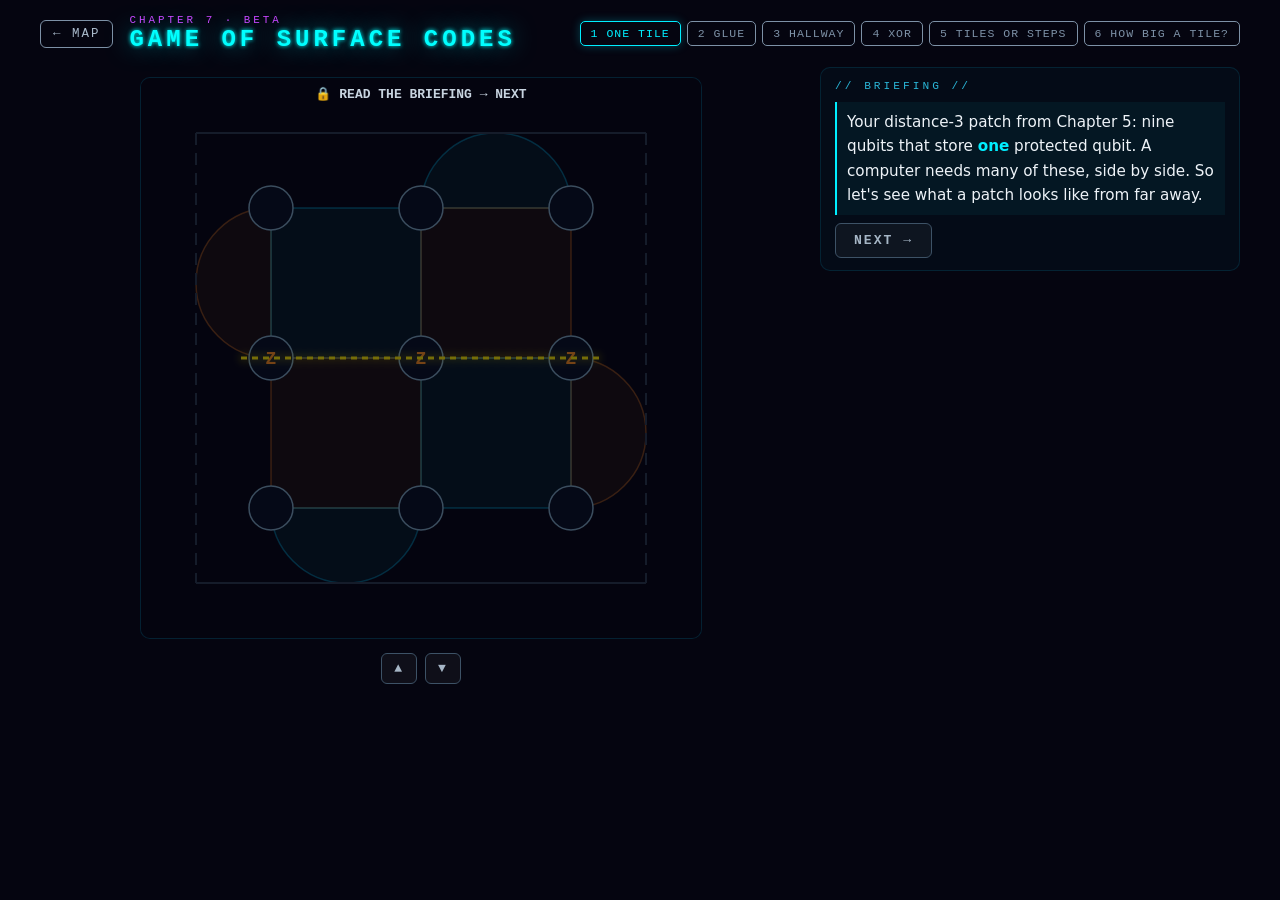
<file: ch7-surgery.html>
<!DOCTYPE html>
<html lang="en">
<head>
<meta charset="UTF-8">
<meta name="viewport" content="width=device-width, initial-scale=1.0">
<title>Game of Surface Codes</title>
<link rel="stylesheet" href="css/theme.css">
<style>
#cv { touch-action: none; cursor: pointer; }
.actions { display: flex; gap: 8px; margin-top: 10px; flex-wrap: wrap; justify-content: center; min-height: 38px; align-items: center; }
.actions .lbl { font-size: 0.72em; letter-spacing: 2px; color: var(--dim); }
.actions button.btn { padding: 7px 12px; }
.chip.job b { color: var(--yellow); }
.panel {
  width: min(560px, 100%); margin-top: 12px; padding: 10px 14px;
  border: 1px solid var(--line); border-radius: 10px; background: var(--panel);
  font-family: var(--read); font-size: 0.9em; line-height: 1.6; color: var(--text);
}
.panel:empty { display: none; }
.panel h3 { font-size: 0.85em; letter-spacing: 3px; color: var(--cyan-dk); margin-bottom: 6px; font-weight: normal; }
.panel ol { padding-left: 22px; }
.panel li.done { color: var(--green); }
.panel li.done::marker { content: '✓ '; }
.panel .x { color: var(--x-col); font-weight: bold; }
.panel .z { color: var(--z-col); font-weight: bold; }
.panel .ok { color: var(--green); }
.panel .no { color: var(--red); }
.panel table { border-collapse: collapse; margin-top: 4px; font-family: var(--mono); }
.panel td, .panel th { padding: 2px 8px; border-bottom: 1px solid #1a2a3a; text-align: left; font-weight: normal; }
.panel th { color: var(--dim); }
.bar { height: 10px; background: #0b1828; border-radius: 3px; overflow: hidden; width: 120px; display: inline-block; vertical-align: middle; }
.bar i { display: block; height: 100%; background: var(--cyan-dk); }
.dial { display: flex; gap: 4px; flex-wrap: wrap; margin: 6px 0; }
.dial button.btn { padding: 5px 8px; letter-spacing: 0; min-width: 44px; }
.dial button.btn.active { color: var(--cyan); border-color: var(--cyan); }
.dial button.btn.trend { border-style: dashed; }
.big { font-size: 1.15em; color: #fff; }
.row { display: flex; gap: 8px; align-items: center; flex-wrap: wrap; margin-top: 6px; }
</style>
</head>
<body>

<header class="topbar">
  <a class="back" href="index.html">← MAP</a>
  <div><div class="eyebrow">CHAPTER 7 · BETA</div><h1>GAME OF SURFACE CODES</h1></div>
  <div class="levels" id="levels"></div>
</header>

<main class="stage">
  <section class="board">
    <div class="hud" id="hud"></div>
    <canvas id="cv" width="560" height="560"></canvas>
    <div class="actions" id="actions"></div>
    <div class="controls" id="controls">
      <button class="btn go" id="btn-go">▶ GO</button>
      <button class="btn" id="btn-clear">✕ CLEAR</button>
      <button class="btn" id="btn-retry">↺ START OVER</button>
      <button class="btn next" id="btn-round">NEXT ROUND →</button>
    </div>
    <div class="panel" id="panel"></div>
    <div class="legend" id="legend">
      <span><span class="sw" style="border-top:4px solid #ff8822;height:0"></span> Z edge</span>
      <span><span class="sw" style="border-top:4px dashed #00ccff;height:0"></span> X edge</span>
      <span><span class="sw" style="background:rgba(180,140,255,.3);border:1px dashed #b48cff"></span> hallway</span>
      <span><span class="sw" style="background:rgba(0,238,255,.08);border:1px solid rgba(0,238,255,.35)"></span> used tile (counts in TILES)</span>
    </div>
    <div class="status info" id="status"></div>
  </section>
  <aside class="bites" id="bites"></aside>
</main>

<script src="js/core/rng.js"></script>
<script src="js/core/pauli.js"></script>
<script src="js/core/codes.js"></script>
<script src="js/core/decoder.js"></script>
<script src="js/core/sim.js"></script>
<script src="js/core/stab.js"></script>
<script src="js/core/tiles.js"></script>
<script src="js/core/surgery.js"></script>
<script src="js/core/budget.js"></script>
<script src="js/ui/progress.js"></script>
<script src="js/ui/canvas.js"></script>
<script src="js/ui/bites.js"></script>
<script src="js/ui/surface.js"></script>
<script>
'use strict';
const P = QEC.Pauli, T = QEC.tiles, S = QEC.stab, G = QEC.surgery, B = QEC.budget;
const { glow, text, pointer } = QEC.ui;
const COL = QEC.ui.surface.COL;
const $ = id => document.getElementById(id);
const cv = $('cv'), ctx = cv.getContext('2d');
const rng = QEC.makeRng(QEC.randomSeed());
const bites = new QEC.ui.Bites($('bites'));
const CH = 'surgery';   // storage id of this chapter (see index.html)
bites.logAs = CH;
const HALL = '#b48cff';
const firstTry = (key, ok) => QEC.progress.note(CH, key, { kind: 'task', ok });

// ── Game state ─────────────────────────────────────────────────────────────
// b: the board (QEC.tiles), st: the qubits' state (QEC.stab), plan: what the player drew for the next step.
const G0 = {
  lv: null, view: 'board',
  b: null, st: null, tools: {},
  plan: { hall: new Set(), joins: new Set(), glues: new Set() },
  sel: null,            // selected patch id
  cellSel: null,        // selected free tile key (to place a patch)
  freeTool: 'place',    // free round: a tap on a free tile places a qubit or paints hallway
  mark: null,           // { cells, segs, until }: what an error refers to
  bubbles: [],          // floating results
  readouts: [],         // { x, y, label, text }: where a read patch was, and what it read
  drag: null,
};
let g = G0;

// ── Board geometry ─────────────────────────────────────────────────────────
let S_ = 110;
const PAD = 22, PADY = 34;   // room above the board for the lock banner
function layoutBoard() {
  const b = g.b;
  S_ = Math.min(130, Math.floor(540 / b.w), Math.floor(380 / b.h));
  cv.width = b.w * S_ + 2 * PAD;
  cv.height = b.h * S_ + PAD + PADY;
}
const cellXY = (c, r) => [PAD + c * S_, PADY + r * S_];
const INSET = 0.13;
function patchRect(p) {
  const m = S_ * INSET, [x, y] = cellXY(p.c, p.r);
  return { x: x + m, y: y + m, w: (p.wide ? 2 : 1) * S_ - 2 * m, h: S_ - 2 * m };
}
function segLine(p, s) {
  const R = patchRect(p), [cx, cy] = cellXY(s.c, s.r), e = 5;
  const x1 = Math.max(cx, R.x) + e, x2 = Math.min(cx + S_, R.x + R.w) - e;
  const y1 = Math.max(cy, R.y) + e, y2 = Math.min(cy + S_, R.y + R.h) - e;
  return { T: [x1, R.y, x2, R.y], B: [x1, R.y + R.h, x2, R.y + R.h], L: [R.x, y1, R.x, y2], R: [R.x + R.w, y1, R.x + R.w, y2] }[s.side];
}

// What is under the pointer: an edge, a patch, or a tile. With `assist`, a tap on a free tile close
// to a patch's edge counts as a tap on that edge (edges are thin on a phone).
// The bands are a share of a tile, but never thinner than about a fingertip on screen: on a phone
// the eight-tile row of level 5 has tiles only ~40 px wide.
function tapBands() {
  const w = cv.getBoundingClientRect().width, px = w > 0 ? S_ * w / cv.width : S_;
  return { edge: Math.min(0.4, Math.max(0.27, 16 / px)), near: Math.min(0.35, Math.max(0.2, 14 / px)) };
}
function hit(pt, assist = true) {
  const c = Math.floor((pt.x - PAD) / S_), r = Math.floor((pt.y - PADY) / S_);
  if (!g.b || !T.inside(g.b, c, r)) return null;
  const band = tapBands();
  const u = (pt.x - PAD) / S_ - c, v = (pt.y - PADY) / S_ - r;
  const p = T.owner(g.b, c, r);
  const dist = { T: v, B: 1 - v, L: u, R: 1 - u };
  if (!p) {
    if (assist) {
      let near = null;
      for (const side of ['T', 'R', 'B', 'L']) {
        const [dc, dr] = T.STEP[side], s = T.segAt(g.b, c + dc, r + dr, T.OPP[side]);
        if (s && dist[side] < band.near && (!near || dist[side] < dist[near.side2])) near = { s, side2: side };
      }
      if (near) return { type: 'seg', seg: near.s, patch: T.owner(g.b, near.s.c, near.s.r), cell: T.key(c, r) };
    }
    return { type: 'cell', c, r, key: T.key(c, r) };
  }
  const segs = T.segsOf(p).filter(s => s.c === c && s.r === r);
  let best = null;
  for (const s of segs) if (dist[s.side] < band.edge && (!best || dist[s.side] < dist[best.side])) best = s;
  return best ? { type: 'seg', seg: best, patch: p } : { type: 'patch', patch: p };
}

// ── Levels ─────────────────────────────────────────────────────────────────
const job = s => P.fromString(s);
const labelOf = q => { const p = g.b && g.b.patches.find(x => x.q === q); return p ? p.label : (g.labels || [])[q]; };
const opName = op => T.opText(op, labelOf);

const LEVELS = [
  // ── 1 ONE TILE ──
  {
    name: 'ONE TILE', view: 'zoom',
    start() { zoomStart(); },
    bites: [
      'Your distance-3 patch from Chapter 5: nine qubits that store <b>one</b> protected qubit. A computer needs many of these, side by side. So let\'s see what a patch looks like from far away.',
      { t: 'Remember the chain that crossed the patch and flipped the stored qubit without lighting a single check? Here is the <span class="z">Z</span> one: three Z flips in a row. Drag it up until it lies along the top edge.', wait: 'slide-z', hint: 'drag the Z chain to the edge (or use ▲ ▼)' },
      'Any row works: the checks can\'t tell them apart. So the top edge <b>carries</b> the stored qubit\'s Z, and so does the bottom edge. We draw them <span class="z">solid orange</span>.',
      { t: 'Now the <span class="x">X</span> chain, a column of X flips. Drag it onto the left edge.', wait: 'slide-x', hint: 'drag the X chain to the edge (or use ◀ ▶)' },
      'The left and right edges carry its X. We draw them <span class="x">dashed cyan</span>.',
      { t: 'Now step back from the patch.', wait: 'zoom', hint: 'press 🔍 ZOOM OUT' },
      'From far away a patch is just a <b>tile</b> with two Z edges and two X edges. The checks are still there, working all the time, but we no longer need to see them. Daniel Litinski turned such tiles into a board game for designing quantum computers: <em>A Game of Surface Codes</em>. You\'re about to play it.',
    ],
  },

  // ── 2 GLUE ──
  {
    name: 'GLUE', board: 'glue', rounds: 3,
    tools: { move: true, glue: true, read: ['Z'] },
    start() { this.done = 0; this.q1s = []; this.newRound(); },
    newRound() {
      setBoard('glue', 'X');
      this.glued = null; this.reads = {};
      setJob('ZZ');
    },
    hud() { return [['ROUNDS DONE', `${this.done}/${this.rounds}`]]; },
    afterMove() {
      const touch = T.borders(g.b);
      if (touch.some(x => x.ta === 'Z' && x.tb === 'Z')) { bites.notify('place'); status('Their orange Z edges touch. Tap that border to glue it.', 'info'); }
      else if (touch.length) status('They touch, but with cyan X edges. A glue there would ask about X, not Z.', 'warn');
    },
    afterStep(ms, outs) {
      const m = ms[0], ok = P.equal(m.op, g.job);
      firstTry('glue-first', ok);
      if (ok) {
        this.glued = outs[0].outcome;
        status(`GLUE answered ${sign(outs[0].outcome)}: ${outs[0].outcome > 0 ? 'equal' : 'different'}.`, 'success');
        bites.notify('glue');
      } else {
        status(`You asked ${opName(m.op)}, but the job is ${opName(g.job)}. The answer is a sure +1: both started as |+⟩, so this question told you nothing new. Read them anyway, or START OVER.`, 'warn');
        QEC.ui.fx.nudge(cv);
      }
    },
    afterRead(p, basis, out) {
      this.reads[p.label] = out;
      if (!('q1' in this.reads && 'q2' in this.reads)) return;
      const a = bit(this.reads.q1), c = bit(this.reads.q2);
      if (this.glued === null) {   // a Z glue earlier in the round still counts
        status(`q1 read ${a}, q2 read ${c}. Without a Z glue first, that is just two separate coin tosses. START OVER to try again.`, 'warn');
        return;
      }
      const agree = (a === c) === (this.glued > 0);
      this.q1s.push(a);
      const alone = this.q1s.length > 1 ? ` q1 alone, round by round: ${this.q1s.join(', ')}.` : '';
      status(`q1 read ${a}, q2 read ${c}: ${a === c ? 'equal' : 'different'}, just as GLUE said.${alone}`, agree ? 'success' : 'error');
      QEC.ui.fx.good(cv);
      this.done++;
      bites.notify('read');
      if (this.done >= this.rounds) bites.notify('rounds');
      else g.canNextRound = true;
    },
    bites: [
      'Job: find out whether q1 and q2 are <b>equal</b>, without reading either one. In Chapter 3 a checker between two qubits asked exactly this. Now ask it about two <em>protected</em> qubits. Both start as |+⟩: read one, and it is a fair coin, 0 or 1.',
      { t: 'Drag q2 so that an <span class="z">orange</span> edge of q2 touches an orange edge of q1. A move costs 1 time step.', wait: 'place', hint: 'drag q2' },
      { t: 'Tap the border where they touch, then press ▶ GO. For one time step the gap between them gets new checks.', wait: 'glue', hint: 'tap the shared border, then ▶ GO' },
      { t: 'Each new check in the gap lights at random. Their <b>product</b> doesn\'t: it is Z₁·Z₂, the parity of the two stored qubits.', onShow: () => bites.feedback(`You got <b>${sign(LEVELS[1].glued)}</b>: ${LEVELS[1].glued > 0 ? 'equal' : 'different'}.`) },
      { t: 'GLUE gave you the pair\'s parity. If you read only q1 now, what will you get?', ask: ['0', '1', 'A coin toss: 0 or 1'], answer: 2, kind: 'predict', id: 'glue-alone' },
      { t: 'Now read both tiles in Z. Will the two results match what GLUE said?', ask: ['Always', 'About half the time', 'Never', 'Can\'t say'], answer: 0, kind: 'predict', id: 'glue-read' },
      { t: 'Read both: tap a tile, then READ Z.', wait: 'read', hint: 'tap a tile → READ Z, for both' },
      'Before GLUE each tile was a coin toss. It still is: GLUE never read q1 or q2, only whether they agree. But now both coins land the way GLUE said. Physicists call that <b>entangled</b>, and the move you just made <b>lattice surgery</b>.',
      { t: 'Two more rounds, to see that it holds every time. Watch q1 alone under the board: each round it is a fresh coin toss, while the pair always matches GLUE.', wait: 'rounds', hint: 'NEXT ROUND, then move, glue, read' },
    ],
  },

  // ── 3 HALLWAY ──
  {
    name: 'HALLWAY', board: 'hallway',
    tools: { hall: true, widen: false },
    start() { this.k = 0; this.newRound(); },
    // START OVER: a fresh board, but the jobs already done stay done, so card and briefing agree
    newRound() {
      setBoard('hallway', 'X');
      setJob(G.JOBS.hallway[this.k] || null);
      g.tools.widen = this.k >= 3;
    },
    hud() { return [['JOBS DONE', `${this.k}/4`]]; },
    afterStep(ms, outs) {
      const i = ms.findIndex(m => P.equal(m.op, g.job));
      if (i < 0) {
        status(`You asked ${ms.map(m => opName(m.op)).join(' and ')}, but the job is ${opName(g.job)}. Join exactly the edges the card names, in one piece of hallway.`, 'warn');
        QEC.ui.fx.nudge(cv);
        return;
      }
      status(`✓ ${opName(g.job)} answered ${sign(outs[i].outcome)}, in 1 step.`, 'success');
      QEC.ui.fx.good(cv);
      this.k++;
      if (this.k < G.JOBS.hallway.length) setJob(G.JOBS.hallway[this.k]); else g.job = null;
      if (this.k === 3) g.tools.widen = true;
      bites.notify('job');
    },
    bites: [
      'q1 and q3 are far apart, and in this level tiles stay where they are. Instead of moving them, build a <b>hallway</b>: paint free tiles between them.',
      { t: 'A hallway two tiles long takes 1 time step. How long would a six-tile hallway take?', ask: ['1 step', '3 steps', '6 steps', 'It can\'t reach that far'], answer: 0, kind: 'predict', id: 'hallway-steps' },
      { t: 'Job <b>Z₁·Z₃</b>. Paint a hallway (tap or drag over free tiles), tap the two <span class="z">orange</span> edges it should join, then press ▶ GO.', wait: 'job', hint: 'paint, join two edges, ▶ GO' },
      '1 step, whatever the length. A longer hallway costs <b>tiles</b>, not time.',
      { t: 'A hallway can join any number of edges. It asks for the product of all of them, like a sensor from Chapter 1 wired to many nodes. Job <b>Z₁·Z₃·Z₄</b>.', wait: 'job', hint: 'join three Z edges, ▶ GO' },
      { t: 'Say a hallway asks Z₁·Z₃·Z₄ and gets <b>−1</b>. If you then read q1, q3 and q4 in Z, what do you know?', ask: ['All three read 1', 'An odd number read 1, but not which', 'Exactly one reads 1', 'Nothing: the answer was random'], answer: 1, kind: 'check', id: 'hallway-parity',
        reply: (i, ok) => `${ok ? '✓ Right.' : '✗ Not quite: an odd number read 1.'} −1 means odd parity: one of them, or all three. Like a sensor from Chapter 1, the hallway tells you the parity, never which qubit.` },
      { t: 'Now the card wants q2\'s <span class="x">X</span>: its cyan edge. Job <b>X₂·Z₃</b>.', wait: 'job', hint: 'join q2\'s X edge and q3\'s Z edge' },
      { t: 'Last job: <b>Y₂</b>. Y is X and Z together (Chapter 5), so join both an X and a Z edge of q2. A square tile never shows both on one side. So tap q2 and <b>WIDEN</b> it (1 step), then join the two edges on its top side.', wait: 'job', hint: 'tap q2 → WIDEN ▸, then join both top edges' },
      'Simplified: a real Y measurement also needs a small twist in the hallway. The game does that part for you.',
    ],
  },

  // ── 4 XOR ──
  {
    name: 'XOR', board: 'xor',
    tools: { glue: true, read: ['Z'], readOnly: 'h', move: true, moveOnly: 'h', turn: true, place: { labels: ['h'], basis: 'X' } },
    start() { this.newRound(); },
    newRound() {
      setBoard('xor', 'Z');
      g.labels = ['c', 'h', 't'];
      this.record = [];
      setJob(null);
      renderRecipe();
    },
    // a new h starts a new try: questions asked of an earlier h no longer belong to the recipe
    afterPlace() { this.record = []; renderRecipe(); },
    // Say at once whether each question was the card's next one, not only after the test.
    afterStep(ms) {
      const want = G.recipeProgress(this.record.map(r => r.op)).next;
      for (const m of ms) this.record.push({ op: m.op });
      const now = G.recipeProgress(this.record.map(r => r.op));
      const off = ms.filter(m => now.off.includes(m.op));
      renderRecipe();
      if (!off.length) {
        status(now.next ? `✓ That is step ${now.step + 1} of the card. Next: GLUE ${opName(now.next)}.` : '✓ Both questions asked. Now READ h in Z.', 'success');
        return;
      }
      const asked = off.map(m => opName(m.op)).join(' and ');
      status(want
        ? `You asked ${asked}, but the card's next question is ${opName(want)}. A question off the card can spoil the test: START OVER and place h so that its edges face the ones on the card.`
        : `The card has no more questions: READ h in Z. ${asked} was extra.`, 'warn');
      g.mark = { cells: [], segs: off.flatMap(m => m.segs.map(T.segKey)), until: performance.now() + 2600 };
      QEC.ui.fx.nudge(cv);
    },
    afterRead(p, basis) {
      const res = G.xorTest([...this.record, { read: basis }], rng);
      firstTry('xor-first', res.ok);
      renderRecipe(res);
      if (res.ok) {
        status(`✓ The recipe works: ${g.b.steps} steps, ${T.tiles(g.b)} tiles.`, 'success');
        QEC.ui.fx.good(cv);
        bites.notify('xor-ok');
      } else {
        status('The recipe did not run: see the test below. START OVER and try another spot for h.', 'error');
        QEC.ui.fx.bad(cv);
      }
    },
    bites: [
      'Programs need gates, not just questions. Here is the quantum XOR, called <b>CNOT</b>: t becomes t XOR c. It is built from two GLUEs and a helper tile h. See the recipe card below the board.',
      'You don\'t need to see <em>why</em> the recipe works. The game tests your plan on all four inputs, and on one in-between input. Your job: place h so that it can do both GLUEs.',
      { t: 'Tap a free tile to place h (in |+⟩, 0 steps). A fresh tile may still TURN for free. Then glue, glue, and read h.', wait: 'xor-ok', hint: 'follow the recipe card' },
      { t: 'On 0s and 1s it is XOR. On the in-between input it made an <b>entangled pair</b>: equal in Z and equal in X. Reading c and flipping t could never do that, and quantum algorithms are built on it.',
        onShow: () => bites.feedback(`Your CNOT took <b>${g.b.steps} step${g.b.steps === 1 ? '' : 's'} and ${T.tiles(g.b)} tiles</b>. With h in the corner next to both, it takes 2 steps and 3 tiles.`) },
    ],
  },

  // ── 5 TILES OR STEPS ──
  {
    name: 'TILES OR STEPS',
    start() { this.scores = {}; this.guess = undefined; this.setRound('compact'); },
    setRound(name) {
      this.rn = name;
      const tools = {
        compact: { hall: true, turn: true },
        wide: { hall: true },
        free: { hall: true, glue: true, turn: true, widen: true, move: true, place: { labels: G.FREE_LABELS, basis: 'Z' } },
      }[name];
      setBoard(name, 'Z', tools);
      g.labels = G.FREE_LABELS;   // also the names of qubits not placed yet
      this.k = new Set();
      setJob(name === 'free' ? null : G.JOBS[name][0]);
      g.freeTool = 'place';
      renderJobs();
    },
    hud() {
      const b = g.b;
      return [['TILES × STEPS', `${T.tiles(b)} × ${b.steps} = ${T.tiles(b) * b.steps}`]];
    },
    afterPlace() { if (g.b.patches.length === 4) g.freeTool = 'hall'; renderJobs(); },
    afterStep(ms) {
      const jobs = G.JOBS[this.rn];
      const hits = ms.filter(m => jobs.some(j => P.equal(m.op, job(j))));
      for (const m of hits) this.k.add(P.toString(m.op));
      const miss = ms.filter(m => !hits.includes(m));
      renderJobs();
      if (miss.length) {
        status(`${miss.map(m => opName(m.op)).join(' and ')} is not on the job list. It still cost a step.`, 'warn');
        QEC.ui.fx.nudge(cv);
      }
      if (this.k.size < jobs.length) { if (hits.length) status(`✓ ${hits.map(m => opName(m.op)).join(' and ')} done.`, 'success'); return; }
      const score = { tiles: T.tiles(g.b), steps: g.b.steps };
      this.scores[this.rn] = score;
      const s = score.tiles * score.steps;
      QEC.ui.fx.good(cv);
      if (this.rn === 'free') {
        const par = G.PAR.free.tiles * G.PAR.free.steps;
        firstTry('budget-first', s <= 1.25 * par);
        QEC.progress.save(CH, 'plan', T.snapshot(g.b));
        status(s <= par
          ? `✓ All three jobs: ${score.tiles} tiles × ${score.steps} steps = ${s}. ${s < par ? 'You beat our best plan (' + par + ')!' : 'As good as our best plan.'}`
          : `✓ All three jobs: ${score.tiles} tiles × ${score.steps} steps = ${s}. Our best plan scores ${par}. Tip: two questions on different patches can share a step, a tile you use again is not paid twice, and one hallway tile can touch four patches.`, 'success');
        bites.notify('roundC');
      } else {
        status(`✓ ${score.tiles} tiles × ${score.steps} steps = ${s}.`, 'success');
        bites.notify(this.rn === 'compact' ? 'roundA' : 'roundB');
      }
    },
    bites: [
      'Litinski scores a plan with two numbers: <b>tiles</b> (every tile it ever uses) and <b>steps</b>. A real chip pays for every tile in every step, so the score is TILES × STEPS. Lower is better.',
      { t: 'Job <b>X₂·Z₃</b> needs q2\'s X edge to face a hallway. Two ways: <b>turn</b> q2 (3 steps, no extra tiles), or use <b>wide</b> patches that show both edges on one side (no turn, but twice the tiles). Which will score lower?', ask: ['Turning', 'Wide patches', 'About the same'], answer: 1, kind: 'predict', id: 'turn-or-wide',
        reveal: false, onAnswer: i => (LEVELS[4].guess = i) },   // judged on the player's own scores in 'Compare'
      { t: 'A compact row: four tiles over a grey <b>lane</b> that is kept free for hallways. Only Z edges face the lane, but job <b>X₂·Z₃</b> needs q2\'s X. Tap q2 and <b>TURN</b> it (3 steps; it borrows a lane tile while it turns), then build the hallway.', wait: 'roundA', hint: 'TURN q2, then hallway, ▶ GO' },
      { t: 'The same job, but now every qubit sits in a <b>wide</b> patch that shows both edges on the lane side. No turning needed.', wait: 'roundB', hint: 'hallway, ▶ GO', onShow: () => LEVELS[4].setRound('wide') },
      { t: 'Compare.', onShow: () => {
        const s = LEVELS[4].scores, f = x => `<b>${x.tiles} tiles × ${x.steps} steps = ${x.tiles * x.steps}</b>`;
        const c = s.compact.tiles * s.compact.steps, w = s.wide.tiles * s.wide.steps, won = c < w ? 0 : w < c ? 1 : 2;
        const names = ['turning', 'wide patches', 'about the same'], g = LEVELS[4].guess;
        const said = g === undefined ? '' : g === won ? ` ✓ You predicted ${names[g]}. Right!` : ` ✗ You predicted ${names[g]}; your own plans say ${names[won]}.`;
        if (g !== undefined) QEC.progress.note(CH, 'turn-or-wide', { kind: 'predict', ok: g === won });   // judged here, see reveal: false
        bites.feedback(`Compact: ${f(s.compact)}. Wide: ${f(s.wide)}. Fewer tiles, or fewer steps: that is the trade.${said}`);
      } },
      { t: 'A program that needs only Z edges, say Z₂·Z₃. Which layout is cheaper now?', ask: ['The compact row', 'The wide row', 'Both the same'], answer: 0, kind: 'check', id: 'layout-cheaper',
        reply: (i, ok) => `${ok ? '✓ Right.' : '✗ Not quite: the compact row.'} Compact: 4 tiles + 2 hallway tiles, 1 step = 6. Wide: 8 tiles + 3 hallway tiles, 1 step = 11. Which is cheaper depends on the program. That is why real designs come in several sizes.` },
      { t: 'Now you design. An empty board, four qubits to place, and three jobs: <b>Z₁·Z₂</b>, <b>X₃·X₄</b> and <b>Z₁·Z₂·Z₃·Z₄</b>. They don\'t disturb each other, so any order works. Aim for a low TILES × STEPS.', wait: 'roundC', hint: 'place q1–q4, then do the three jobs', onShow: () => LEVELS[4].setRound('free') },
      'Litinski\'s compact, intermediate and fast blocks are exactly this trade, for a hundred qubits at once. Your plan comes along to the next level.',
    ],
  },

  // ── 6 HOW BIG A TILE? ──
  {
    name: 'HOW BIG A TILE?', view: 'lab',
    start() { labStart(); },
    bites: [
      'So far a tile was just a tile. Underneath, each one is a d × d patch from Chapter 5, and a step is a round of checks on it. A bigger d protects better, but costs more qubits. Which d does <b>your</b> plan need?',
      { t: 'First measure how often one tile fails in one step. This is the Chapter 6 lab, at one glitch rate: p = 1%, ten times below this model\'s threshold.', wait: 'lab', hint: 'press ▶ RUN THE LAB' },
      { t: 'Your plan may fail at most <b>1 time in 100</b> runs. Pick the <b>smallest</b> d that is safe, then LOCK IN. RUN 1000 TIMES lets you try a d first.', wait: 'pick-d', hint: 'pick d, LOCK IN' },
      { t: 'Your program grows <b>1000× longer</b>. Which d keeps it safe now?', ask: ['The same d is still enough', 'A few sizes bigger', 'About 1000 times bigger', 'No d is enough'], answer: 1, kind: 'check', id: 'scale-d',
        reply: (i, ok) => `${ok ? '✓ Right.' : '✗ Not quite: a few sizes bigger.'} ${scaleText()} Try ×1000 next to the dial.` },
      'Errors fall off a cliff as d grows: every +2 divides them by the same factor. So a 1000× bigger job needs only a few more rings of qubits.',
      { t: 'That needs one thing: being <b>below threshold</b>. Lab B from Chapter 6 glitches at p = 15%, above it. Which d keeps your plan safe there?', ask: ['A bigger d than here', 'The same d as here', 'No d at all'], answer: 2, kind: 'predict', id: 'above-threshold-d' },
      { t: 'Find out: run the same lab at p = 15%.', wait: 'labB', hint: 'press ▶ RUN AT p = 15%', onShow: () => { g.lab.B.shown = true; renderLab(); } },
      'Above threshold every +2 in d makes things <b>worse</b>: a bigger patch has more qubits, so more ways for a chain to get through. Below threshold a bigger d buys safety; above it, no d can.',
      'Honest numbers: this lab uses Chapter 6\'s model, where checks never misfire (threshold about 10%). Real checks misfire, so a real step repeats the checks about d times, like the repetition code but in time, and the threshold drops to about 1%.',
      'Litinski ran these numbers for a real job: 100 qubits and 100 million T gates (the bonus level says what those are). At p = 0.1% he needs d = 27: about <b>310 000 qubits for 7 hours</b>, or 1 000 000 qubits for 45 minutes if you spend more tiles.',
    ],
  },

  // ── 7 MAGIC (bonus) ──
  {
    name: 'MAGIC', board: 'magic',
    tools: { hall: true },
    start() { setBoard('magic', 'X'); setJob('ZZ'); g.labels = ['q1', 'm']; this.factories = 1; this.ran = null; },
    afterStep(ms) {
      if (!ms.some(m => P.equal(m.op, g.job))) {
        status(`You asked ${ms.map(m => opName(m.op)).join(' and ')}; the job joins q1's Z edge and the magic tile's Z edge.`, 'warn');
        return;
      }
      const m = T.byLabel(g.b, 'm');
      T.remove(g.b, m.id);
      g.unknown = new Set(['q1']);
      setJob(null);
      status('✓ Magic state used in 1 step. The magic tile was read out and removed (0 steps). Half the time q1 then needs a fix-up; software keeps track of it and adjusts the later jobs.', 'success');
      bites.notify('consume');
    },
    bites: [
      'Everything so far, your browser simulated with a few bits per qubit. That is no accident: circuits made only of these parity questions can always be simulated quickly on a normal computer. To beat a laptop, a quantum computer needs one more ingredient: the <b>magic state</b>.',
      { t: 'Using one is a move you know. Job: a hallway that joins q1\'s Z edge and the magic tile\'s (★) Z edge. This is a T gate on q1.', wait: 'consume', hint: 'hallway from q1 to ★, ▶ GO' },
      'See the <b>?</b> on q1. Our fast tracker can\'t follow magic states. A full simulation needs 2ⁿ numbers: fine for 6 qubits, hopeless for 100. This is where a quantum computer starts to pay off.',
      'Magic states come out noisy. So a <b>factory</b> takes 15 noisy ones, runs checks, and throws the batch away if any check lights: Chapters 1 and 3 again. Litinski\'s factory uses 11 tiles for 11 steps per good magic state, and lowers its error from p to 35p³.',
      { t: 'Your program needs 6 magic states, one per T gate. One factory makes one every 11 steps. About how many steps will the program take?', ask: ['About 6', 'About 11', 'About 66', 'About 660'], answer: 2, kind: 'predict', id: 'magic-time', onAnswer: () => factoryView() },
      { t: 'Run it with one factory.', wait: 'run1', hint: 'press ▶ RUN' },
      { t: 'Too slow. Finish in <b>under 40 steps</b>. But each factory costs 11 tiles, so use as <b>few</b> factories as you can. Then RUN again.', wait: 'fast', hint: '+ FACTORY, ▶ RUN' },
      'The factory, not your qubits, sets the pace. Litinski: with p = 0.01%, one factory runs his 100-qubit job in 4 hours on 55 000 qubits; with 11 factories it takes 22 minutes on 120 000.',
    ],
  },
];

// ── Setting up a board ─────────────────────────────────────────────────────
function setBoard(name, basis, tools) {
  g.b = G.board(name);
  g.st = S.create(g.b.nq);
  for (const p of g.b.patches) S.reset(g.st, p.q, p.kind === 'magic' ? 'Z' : basis, rng);
  g.tools = { ...(tools || g.lv.tools || {}) };
  g.view = 'board';
  g.labels = g.b.patches.map(p => p.label);
  g.unknown = new Set();
  g.readouts = []; g.bubbles = []; g.lastFlash = null; g.mark = null;
  g.canNextRound = false;
  clearPlan();
  layoutBoard();
  update();
}

function setJob(s) { g.job = s ? job(s) : null; update(); }
function clearPlan() { g.plan = { hall: new Set(), joins: new Set(), glues: new Set() }; g.sel = null; g.cellSel = null; }
const sign = v => (v > 0 ? '+1' : '−1');
const bit = v => (v > 0 ? 0 : 1);

// ── Player actions on the board ─────────────────────────────────────────────
function locked() {
  if (bites.open) return false;
  status('The board is locked while you read. Press NEXT → in the briefing first.', 'warn');
  QEC.ui.fx.nudge($('bites'));
  return true;
}

function refuse(why, mark) {
  status(why, 'warn');
  if (mark) g.mark = { cells: mark.cells || [], segs: mark.segs || [], until: performance.now() + 2600 };
  QEC.ui.fx.nudge(cv);
}

function tapSeg(s) {
  const gk = T.glueAt(g.b, s);
  if (gk) {
    if (!g.tools.glue) return refuse('In this level tiles do not glue directly. Use a hallway.');
    g.plan.glues.has(gk) ? g.plan.glues.delete(gk) : g.plan.glues.add(gk);
  } else {
    if (!g.tools.hall) return refuse(g.tools.glue ? 'This edge touches no other tile. A glue needs two tiles whose edges touch.' : 'Nothing to join here.');
    const k = T.segKey(s);
    g.plan.joins.has(k) ? g.plan.joins.delete(k) : g.plan.joins.add(k);
  }
  g.sel = null;
  QEC.ui.fx.tick();
  update();
}

function paint(key, on) {
  if (on) g.plan.hall.add(key); else g.plan.hall.delete(key);
}

function tapCell(h) {
  const placing = g.tools.place && !painting();
  if (placing) { g.cellSel = g.cellSel === h.key ? null : h.key; g.sel = null; update(); return; }
  if (!g.tools.hall) return refuse('Nothing to do on an empty tile here.');
}

// Level rules for a patch, and for a tap or drag on a free tile.
const mayMove = p => g.tools.move && (!g.tools.moveOnly || p.label === g.tools.moveOnly);
const mayRead = p => g.tools.read && (!g.tools.readOnly || p.label === g.tools.readOnly);
const painting = () => g.tools.hall && !(g.tools.place && g.freeTool === 'place');

function selectPatch(p) {
  g.sel = g.sel === p.id ? null : p.id;
  g.cellSel = null;
  update();
}

function tryMove(p, c, r) {
  if (g.tools.move && !mayMove(p)) return refuse(`${p.label} stays where it is: the rest of the program needs it there. Only ${g.tools.moveOnly} may move.`);
  if (!g.tools.move) return refuse('In this level tiles stay where they are.');
  const res = T.move(g.b, p.id, c, r);
  if (!res.ok) return refuse(res.why, res.mark);
  T.prunePlan(g.b, g.plan);
  status(res.cost ? `${p.label} moved: 1 step.` : `${p.label} placed elsewhere: still fresh, 0 steps.`, 'info');
  if (g.lv.afterMove) g.lv.afterMove();
  update();
}

function doTurn(p) {
  const res = T.turn(g.b, p.id);
  if (!res.ok) return refuse(res.why, res.mark);
  T.prunePlan(g.b, g.plan);
  status(res.cost ? `${p.label} turned: 3 steps.` : `${p.label} turned. It was fresh, so it simply starts this way round: 0 steps.`, 'info');
  update();
}

function doWiden(p, dir) {
  const res = T.widen(g.b, p.id, dir);
  if (!res.ok) return refuse(res.why, res.mark);
  T.prunePlan(g.b, g.plan);
  status(`${p.label} widened: ${res.cost} step${res.cost === 1 ? '' : 's'}. Its ${T.patch(g.b, p.id).mixed === 'T' ? 'top' : 'bottom'} side now shows an X and a Z edge.`, 'info');
  update();
}

function doRead(p, basis) {
  const op = P.on(g.b.nq, [p.q], basis);
  const out = S.measure(g.st, op, rng).outcome;
  const R = patchRect(p);
  const txt = basis === 'Z' ? String(bit(out)) : out > 0 ? '+' : '−';
  g.readouts.push({ x: R.x + R.w / 2, y: R.y + R.h / 2, label: p.label, text: txt });
  T.remove(g.b, p.id);
  T.prunePlan(g.b, g.plan);
  g.sel = null;
  status(`${p.label} read in ${basis}: ${txt}. The tile is gone (0 steps).`, 'info');
  if (g.lv.afterRead) g.lv.afterRead(p, basis, out);
  update();
}

function doPlace(key, tb) {
  const pl = g.tools.place, [c, r] = T.unkey(key);
  const used = g.b.patches.map(p => p.label);
  const label = pl.labels.find(l => !used.includes(l));
  if (!label) return refuse(pl.labels.length > 1 ? `All ${pl.labels.length} qubits are on the board.` : `There is already an ${pl.labels[0]}.`);
  const q = g.labels.indexOf(label);
  const res = T.place(g.b, { label, q, c, r, tb });
  if (!res.ok) return refuse(res.why, res.mark);
  S.reset(g.st, q, pl.basis || 'Z', rng);
  T.prunePlan(g.b, g.plan);
  g.cellSel = null;
  status(`${label} placed (0 steps). While it is fresh you may still move or turn it for free.`, 'info');
  if (g.lv.afterPlace) g.lv.afterPlace();
  update();
}

function go() {
  if (locked()) return;
  const res = T.measurements(g.b, g.plan);
  if (!res.ok) return refuse(res.why, res.mark);
  const outs = res.ms.map(m => S.measure(g.st, m.op, rng));
  T.book(g.b, res.ms);
  const now = performance.now();
  res.ms.forEach((m, i) => {
    let x, y;
    if (m.cells.length) {
      const pts = m.cells.map(k => cellXY(...T.unkey(k)));
      x = pts.reduce((a, p) => a + p[0], 0) / pts.length + S_ / 2;
      y = pts.reduce((a, p) => a + p[1], 0) / pts.length + S_ / 2;
    } else {
      const [a, z] = m.segs.map(s => segLine(T.owner(g.b, s.c, s.r), s));
      x = (a[0] + a[2] + z[0] + z[2]) / 4; y = (a[1] + a[3] + z[1] + z[3]) / 4;
    }
    const magic = m.patches.some(p => p.kind === 'magic');   // the tracker can't follow magic states
    g.bubbles.push({ x, y, text: `${opName(m.op)} = ${magic ? '?' : sign(outs[i].outcome)}`, t0: now, col: '#ffee00' });
  });
  g.lastFlash = { cells: res.ms.flatMap(m => m.cells), segs: res.ms.flatMap(m => m.segs.map(T.segKey)), t0: now };
  clearPlan();
  if (g.lv.afterStep) g.lv.afterStep(res.ms, outs);
  update();
}

// ── Pointer input: tap edges, tap or drag tiles, drag patches ──────────────
cv.addEventListener('contextmenu', e => e.preventDefault());
cv.addEventListener('pointerdown', e => {
  if (g.view === 'zoom') return zoomDown(e);
  if (g.view !== 'board') return;
  const pt = pointer(cv, e);
  const h = hit(pt);
  g.drag = { id: e.pointerId, start: pt, h, moved: false, paint: null };
  if (h && h.type === 'cell' && painting() && bites.open) {
    g.drag.paint = !g.plan.hall.has(h.key);
    paint(h.key, g.drag.paint);
    g.cellSel = null; g.sel = null;
    update();
  }
  cv.setPointerCapture(e.pointerId);
});
cv.addEventListener('pointermove', e => {
  if (g.view === 'zoom') return zoomMove(e);
  const d = g.drag;
  if (!d || d.id !== e.pointerId) return;
  const pt = pointer(cv, e);
  d.at = pt;
  if (Math.hypot(pt.x - d.start.x, pt.y - d.start.y) > 10) d.moved = true;
  // a drag that starts on a free tile next to an edge paints, like any drag over free tiles
  if (d.moved && d.paint === null && d.h && d.h.cell && painting() && bites.open) {
    d.paint = !g.plan.hall.has(d.h.cell);
    paint(d.h.cell, d.paint);
    update();
  }
  if (d.paint !== null) {
    const h = hit(pt, false);
    if (h && h.type === 'cell' && g.plan.hall.has(h.key) !== d.paint) { paint(h.key, d.paint); update(); }
  }
});
cv.addEventListener('pointerup', e => {
  if (g.view === 'zoom') return zoomUp(e);
  const d = g.drag;
  g.drag = null;
  if (!d || d.id !== e.pointerId || g.view !== 'board') return;
  if (d.paint !== null) return;
  if (locked()) return;
  const h = d.h;
  if (!h) return;
  if (h.type === 'patch' || (h.type === 'seg' && d.moved && !h.cell)) {
    if (!d.moved) return selectPatch(h.patch);
    // the patch moves by as many tiles as the pointer did (a wide patch may be grabbed by either half)
    const [c, r] = dragTarget(d, pointer(cv, e));
    if (c === h.patch.c && r === h.patch.r) return;
    return tryMove(h.patch, c, r);
  }
  if (h.type === 'seg') return tapSeg(h.seg);
  if (h.type === 'cell') return tapCell(h);
});
cv.addEventListener('pointercancel', () => { g.drag = null; });
const cellOf = pt => [Math.floor((pt.x - PAD) / S_), Math.floor((pt.y - PADY) / S_)];
function dragTarget(d, pt) {
  const [c0, r0] = cellOf(d.start), [c1, r1] = cellOf(pt), p = d.h.patch;
  return [p.c + c1 - c0, p.r + r1 - r0];
}

// ── Buttons ────────────────────────────────────────────────────────────────
$('btn-go').onclick = go;
$('btn-clear').onclick = () => { clearPlan(); update(); };
$('btn-retry').onclick = () => {
  if (locked()) return;
  if (g.lv.newRound) g.lv.newRound();
  else if (g.lv.setRound) g.lv.setRound(g.lv.rn);
  else g.lv.start();
  status('Fresh start.', 'info');
};
$('btn-round').onclick = () => { if (locked()) return; if (g.lv.newRound) g.lv.newRound(); status('New round: both tiles start as |+⟩ again.', 'info'); };

// Clicks do nothing but explain themselves while the briefing talks.
const guard = f => () => { if (!locked()) f(); };
const on = (id, f) => { const el = $(id); if (el) el.onclick = guard(f); };
function btn(label, onClick, cls = '', title = '') {
  const b = document.createElement('button');
  b.className = 'btn ' + cls;
  b.innerHTML = label;
  if (title) b.title = title;
  b.onclick = guard(onClick);
  return b;
}

// The row under the board: what you can do with the selected patch or tile.
function renderActions() {
  const el = $('actions');
  el.innerHTML = '';
  if (g.view === 'zoom') { zoomActions(el); return; }
  if (g.view !== 'board') return;
  const t = g.tools;
  if (t.place && t.hall) {
    const span = document.createElement('span');
    span.className = 'lbl'; span.textContent = 'TAP A FREE TILE TO';
    el.appendChild(span);
    el.appendChild(btn('+ PLACE QUBIT', () => { g.freeTool = 'place'; update(); }, g.freeTool === 'place' ? 'active' : ''));
    el.appendChild(btn('~ PAINT HALLWAY', () => { g.freeTool = 'hall'; g.cellSel = null; update(); }, g.freeTool === 'hall' ? 'active' : ''));
  }
  const p = g.sel && T.patch(g.b, g.sel);
  if (p) {
    const span = document.createElement('span');
    span.className = 'lbl'; span.textContent = p.label.toUpperCase() + ':';
    el.appendChild(span);
    const acts = [];
    if (mayRead(p)) for (const basis of t.read) acts.push(btn(`READ ${basis}`, () => doRead(p, basis), 'tool-' + basis));
    if (t.turn && !p.wide) acts.push(btn(p.fresh ? 'TURN (free)' : 'TURN (3 steps)', () => doTurn(p)));
    if (t.widen && !p.wide) acts.push(btn('◂ WIDEN', () => doWiden(p, 'L')), btn('WIDEN ▸', () => doWiden(p, 'R')));
    const note = mayMove(p) ? 'drag it to move' : acts.length ? '' : 'nothing to do with the tile itself here: tap its edges';
    acts.forEach(a => el.appendChild(a));
    if (note) { const s2 = document.createElement('span'); s2.className = 'lbl'; s2.textContent = note; el.appendChild(s2); }
  } else if (g.cellSel && t.place) {
    el.appendChild(btn('+ NEW (Z edges ═ top/bottom)', () => doPlace(g.cellSel, 'Z')));
    el.appendChild(btn('+ NEW (Z edges ‖ left/right)', () => doPlace(g.cellSel, 'X')));
  }
}

// ── HUD and controls ───────────────────────────────────────────────────────
function update() {
  const lv = g.lv;
  if (!lv) return;
  const hud = $('hud');
  const chips = [];
  if (g.view === 'board' && g.b) {
    if (g.job) chips.push(`<div class="chip job">JOB <b>${opName(g.job)}</b></div>`);
    chips.push(`<div class="chip">TILES <b>${T.tiles(g.b)}</b></div>`, `<div class="chip">STEPS <b>${g.b.steps}</b></div>`);
  }
  if (lv.hud && g.view === 'board') for (const [k, v] of lv.hud()) chips.push(`<div class="chip">${k} <b>${v}</b></div>`);
  hud.innerHTML = chips.join('');
  const onBoard = g.view === 'board';
  const anyPlan = g.plan.hall.size + g.plan.joins.size + g.plan.glues.size > 0;
  $('controls').style.display = onBoard ? '' : 'none';
  $('legend').style.display = onBoard ? '' : 'none';
  $('btn-go').disabled = !bites.open || !anyPlan;
  $('btn-clear').disabled = !anyPlan;
  $('btn-round').style.display = g.canNextRound ? '' : 'none';
  $('btn-retry').style.display = lv.view ? 'none' : '';
  // panels with their own buttons look locked, too, while the briefing talks
  $('panel').style.opacity = (g.view === 'lab' || g.view === 'factory') && !bites.open ? 0.45 : 1;
  renderActions();
}
// the lab panel's buttons depend on the briefing too (×1000 opens once LOCK IN is done)
bites.onChange = () => { update(); if (g.view === 'lab' && g.lab) renderLab(); };

function status(msg, cls = 'info') { $('status').textContent = msg; $('status').className = 'status ' + cls; }

// ── Level 4: recipe card and test ──────────────────────────────────────────
function renderRecipe(res) {
  const rec = LEVELS[3].record || [], done = G.recipeProgress(rec.map(r => r.op)).step;
  const hPlaced = g.b && T.byLabel(g.b, 'h');
  const steps = [
    [!!hPlaced || rec.length > 0, 'NEW h in |+⟩ on a free tile', '0 steps'],
    [done >= 1, 'GLUE <span class="z">Z</span>(c)·<span class="z">Z</span>(h)', '1 step'],
    [done >= 2, 'GLUE <span class="x">X</span>(h)·<span class="x">X</span>(t)', '1 step'],
    [!!res, 'READ h in Z', '0 steps'],
  ];
  let html = '<h3>// RECIPE CARD: CNOT //</h3><ol>' + steps.map(([d, s, c]) => `<li class="${d ? 'done' : ''}">${s} <span style="color:var(--faint)">(${c})</span></li>`).join('') + '</ol>' +
    '<div style="color:var(--dim)">The fix-ups after random results are done by software (X on t, Z on c).</div>';
  if (rec.length) html += `<div class="row">You asked: ${rec.map(r => opName(r.op)).join(', then ')}</div>`;
  if (res) {
    const v = x => (x === null ? '?' : x);
    html += '<h3 style="margin-top:8px">// TEST: 4 RUNS EACH //</h3><table><tr><th>c</th><th>t</th><th>t afterwards</th><th>want</th><th></th></tr>' +
      res.rows.filter(r => !r.pair).map(r => `<tr><td>${r.c}</td><td>${r.t}</td><td>${r.outs.map(v).join(' ')}</td><td>${r.c ^ r.t}</td><td class="${r.ok ? 'ok' : 'no'}">${r.ok ? '✓' : '✗'}</td></tr>`).join('') + '</table>';
    const pr = res.rows.find(r => r.pair);
    html += `<div style="margin-top:6px">In between: c = |+⟩, t = 0 → an entangled pair? <span style="white-space:nowrap">equal in Z <span class="${pr.sameZ ? 'ok' : 'no'}">${pr.sameZ ? '✓' : '✗'}</span>,</span> <span style="white-space:nowrap">equal in X <span class="${pr.sameX ? 'ok' : 'no'}">${pr.sameX ? '✓' : '✗'}</span></span></div>`;
    if (!res.ok && res.rows.slice(0, 4).every(r => r.ok)) html += '<div class="no">Right on 0s and 1s, but the in-between input lost its X: along the way, this plan found out c. A real CNOT never looks.</div>';
    else if (!res.ok) html += '<div class="no">The recipe did not run: the questions you asked are not the ones on the card.</div>';
  }
  $('panel').innerHTML = html;
}

// ── Level 5: job list ──────────────────────────────────────────────────────
function renderJobs() {
  const lv = LEVELS[4], jobs = G.JOBS[lv.rn] || [];
  let html = `<h3>// ${{ compact: 'ROUND A: COMPACT ROW', wide: 'ROUND B: WIDE ROW', free: 'ROUND C: YOUR DESIGN' }[lv.rn]} //</h3>`;
  html += '<ol>' + jobs.map(j => `<li class="${lv.k && lv.k.has(j) ? 'done' : ''}">${opName(job(j))}</li>`).join('') + '</ol>';
  if (lv.rn === 'free') html += `<div style="color:var(--dim)">Our best plan: ${G.PAR.free.tiles} tiles × ${G.PAR.free.steps} steps = ${G.PAR.free.tiles * G.PAR.free.steps}. Questions on different patches may share a step.</div>`;
  if (lv.rn === 'compact' || lv.rn === 'wide') html += '<div style="color:var(--dim)">Grey tiles: the lane, kept free for hallways. Patches can\'t stand there.</div>';
  $('panel').innerHTML = html;
}

// ── Drawing the board ──────────────────────────────────────────────────────
function drawBoard(t) {
  const b = g.b;
  ctx.clearRect(0, 0, cv.width, cv.height);
  const flash = g.lastFlash && t - g.lastFlash.t0 < 900 ? 1 - (t - g.lastFlash.t0) / 900 : 0;
  const mark = g.mark && t < g.mark.until ? g.mark : null;
  // tiles
  for (let r = 0; r < b.h; r++) {
    for (let c = 0; c < b.w; c++) {
      const [x, y] = cellXY(c, r), k = T.key(c, r);
      ctx.save();
      if (b.lane.has(k)) {
        ctx.fillStyle = 'rgba(140,150,170,0.10)'; ctx.fillRect(x, y, S_, S_);
        ctx.strokeStyle = 'rgba(140,150,170,0.18)'; ctx.lineWidth = 1;
        ctx.beginPath();
        for (let i = -S_; i < S_; i += 12) { ctx.moveTo(x + Math.max(0, i), y + Math.max(0, -i)); ctx.lineTo(x + Math.min(S_, S_ + i), y + Math.min(S_, S_ - i)); }
        ctx.stroke();
      }
      if (b.used.has(k)) { ctx.fillStyle = 'rgba(0,238,255,0.06)'; ctx.fillRect(x + 2, y + 2, S_ - 4, S_ - 4); }
      ctx.strokeStyle = b.used.has(k) ? 'rgba(0,238,255,0.32)' : '#16263a';
      ctx.lineWidth = 1;
      ctx.strokeRect(x + 2, y + 2, S_ - 4, S_ - 4);
      if (g.plan.hall.has(k) || (flash && g.lastFlash.cells.includes(k))) {
        const a = g.plan.hall.has(k) ? 0.26 : 0.4 * flash;
        ctx.fillStyle = `rgba(180,140,255,${a})`;
        ctx.fillRect(x + 4, y + 4, S_ - 8, S_ - 8);
        ctx.strokeStyle = HALL; ctx.setLineDash([5, 4]); ctx.lineWidth = 1.5;
        ctx.strokeRect(x + 4, y + 4, S_ - 8, S_ - 8);
        ctx.setLineDash([]);
        text(ctx, '~', x + S_ / 2, y + S_ / 2, { font: 'bold 22px Courier New', color: HALL });
      }
      if (g.cellSel === k) { ctx.strokeStyle = '#fff'; ctx.setLineDash([4, 4]); ctx.lineWidth = 2; ctx.strokeRect(x + 6, y + 6, S_ - 12, S_ - 12); }
      if (mark && mark.cells.includes(k)) { ctx.strokeStyle = '#ff4455'; ctx.lineWidth = 3; ctx.setLineDash([]); ctx.strokeRect(x + 3, y + 3, S_ - 6, S_ - 6); }
      ctx.restore();
    }
  }
  // readouts of patches that were read
  for (const ro of g.readouts) {
    ctx.save(); ctx.globalAlpha = 0.85;
    ctx.strokeStyle = '#7fa8c0'; ctx.setLineDash([3, 3]);
    ctx.beginPath(); ctx.arc(ro.x, ro.y, S_ * 0.22, 0, 2 * Math.PI); ctx.stroke();
    ctx.restore();
    text(ctx, ro.text, ro.x, ro.y + 1, { font: 'bold 22px Courier New', color: '#fff' });
    text(ctx, ro.label + ' read', ro.x, ro.y + S_ * 0.33, { font: '11px Courier New', color: '#7fa8c0' });
  }
  // glue bridges (planned)
  const glued = new Set();
  for (const gk of g.plan.glues) {
    const segs = T.borderSegs(b, gk);
    if (!segs[0] || !segs[1]) continue;
    for (const s of segs) glued.add(T.segKey(s));
    const [a, z] = segs.map(s => segLine(T.owner(b, s.c, s.r), s));
    ctx.save();
    ctx.fillStyle = 'rgba(255,238,0,0.35)'; glow(ctx, '#ffee00', 14);
    const xs = [a[0], a[2], z[0], z[2]], ys = [a[1], a[3], z[1], z[3]];
    ctx.fillRect(Math.min(...xs), Math.min(...ys), Math.max(...xs) - Math.min(...xs) || 4, Math.max(...ys) - Math.min(...ys) || 4);
    ctx.restore();
  }
  // patches
  for (const p of b.patches) drawPatch(p, t, flash, mark, glued);
  // dragged patch preview
  if (g.drag && g.drag.moved && g.drag.h && g.drag.h.patch && g.drag.paint === null && g.drag.at && mayMove(g.drag.h.patch)) {
    const [c, r] = dragTarget(g.drag, g.drag.at);
    const R = patchRect({ ...g.drag.h.patch, c, r });
    ctx.save(); ctx.strokeStyle = '#fff'; ctx.globalAlpha = 0.6; ctx.setLineDash([6, 5]); ctx.lineWidth = 2;
    ctx.strokeRect(R.x, R.y, R.w, R.h); ctx.restore();
  }
  // floating results
  g.bubbles = g.bubbles.filter(bu => t - bu.t0 < 3200);
  for (const bu of g.bubbles) {
    const k = (t - bu.t0) / 3200;
    ctx.save(); ctx.globalAlpha = Math.min(1, 2.5 * (1 - k));
    ctx.font = 'bold 15px Courier New';
    const w = ctx.measureText(bu.text).width + 14, y = bu.y - 18 * k;
    ctx.fillStyle = 'rgba(5,5,16,0.85)'; ctx.fillRect(bu.x - w / 2, y - 12, w, 24);
    ctx.strokeStyle = bu.col; ctx.strokeRect(bu.x - w / 2, y - 12, w, 24);
    text(ctx, bu.text, bu.x, y + 1, { font: 'bold 15px Courier New', color: bu.col });
    ctx.restore();
  }
  drawLock();
}

function drawPatch(p, t, flash, mark, glued) {
  const R = patchRect(p);
  const magic = p.kind === 'magic';
  ctx.save();
  ctx.fillStyle = magic ? 'rgba(255,238,0,0.10)' : '#0a1426';
  ctx.fillRect(R.x, R.y, R.w, R.h);
  if (g.sel === p.id) { ctx.strokeStyle = '#fff'; ctx.setLineDash([5, 4]); ctx.lineWidth = 2; ctx.strokeRect(R.x - 6, R.y - 6, R.w + 12, R.h + 12); }
  ctx.restore();
  for (const s of T.segsOf(p)) {
    const [x1, y1, x2, y2] = segLine(p, s), k = T.segKey(s);
    const joined = g.plan.joins.has(k) || glued.has(k);
    const lit = flash && g.lastFlash.segs.includes(k);
    const bad = mark && mark.segs.includes(k);
    ctx.save();
    ctx.strokeStyle = bad ? '#ff4455' : COL[s.type];
    ctx.lineWidth = joined ? 8 : 5;
    ctx.lineCap = 'butt';
    if (s.type === 'X') ctx.setLineDash([9, 6]);
    if (joined || lit || bad) glow(ctx, bad ? '#ff4455' : COL[s.type], joined ? 16 : 22 * flash);
    ctx.beginPath(); ctx.moveTo(x1, y1); ctx.lineTo(x2, y2); ctx.stroke();
    // a joined edge reaches out into its hallway tile
    if (g.plan.joins.has(k)) {
      const [dc, dr] = T.STEP[s.side], mx = (x1 + x2) / 2, my = (y1 + y2) / 2, L = S_ * INSET + 6;
      ctx.setLineDash([]); ctx.lineWidth = 4;
      ctx.beginPath(); ctx.moveTo(mx, my); ctx.lineTo(mx + dc * L, my + dr * L); ctx.stroke();
    }
    ctx.restore();
    // edge letter, inside the patch
    const mx = (x1 + x2) / 2, my = (y1 + y2) / 2, [dc, dr] = T.STEP[s.side];
    text(ctx, s.type, mx - dc * 12, my - dr * 12, { font: 'bold 11px Courier New', color: COL[s.type] });
  }
  const cx = R.x + R.w / 2, cy = R.y + R.h / 2;
  text(ctx, magic ? '★' : p.label, cx, cy - (magic ? 0 : 2), { font: `bold ${magic ? 26 : 18}px Courier New`, color: magic ? '#ffee00' : '#dde6ee' });
  if (g.unknown && g.unknown.has(p.label)) text(ctx, '?', R.x + R.w - 14, R.y + 16, { font: 'bold 18px Courier New', color: '#ffee00' });
  if (p.fresh && g.tools.place) text(ctx, 'fresh', cx, cy + 18, { font: '10px Courier New', color: '#7fa8c0' });
}

function drawLock() {
  if (bites.open || g.view === 'lab' || g.view === 'factory' || (g.view === 'zoom' && g.zoom.phase === 'done')) return;
  ctx.save();
  ctx.fillStyle = 'rgba(5,5,16,0.55)';
  ctx.fillRect(0, 0, cv.width, cv.height);
  ctx.restore();
  text(ctx, '🔒 READ THE BRIEFING → NEXT', cv.width / 2, 17, { font: 'bold 13px Courier New', color: '#c8d4e0' });
}

// ── Level 1: from patch to tile ────────────────────────────────────────────
const Z3 = QEC.codes.rotatedSurfaceCode(3);
function zoomStart() {
  g.view = 'zoom';
  g.b = null;
  cv.width = 560; cv.height = 560;
  g.zoom = { zRow: 1, xCol: 1, phase: 'z', t0: null, drag: null };
  $('panel').innerHTML = '';
  update();
}
const ZG = () => QEC.ui.surface.geometry(3, 560, 150);
function zoomActions(el) {
  const z = g.zoom;
  if (z.phase === 'z') { el.appendChild(btn('▲', () => slide('z', -1))); el.appendChild(btn('▼', () => slide('z', 1))); }
  if (z.phase === 'x') { el.appendChild(btn('◀', () => slide('x', -1))); el.appendChild(btn('▶', () => slide('x', 1))); }
  if (z.phase === 'ready') el.appendChild(btn('🔍 ZOOM OUT', () => { z.phase = 'zoom'; z.t0 = performance.now(); update(); }, 'go'));
}
function slide(which, delta) {
  const z = g.zoom;
  if (which === 'z') z.zRow = Math.max(0, Math.min(2, z.zRow + delta));
  else z.xCol = Math.max(0, Math.min(2, z.xCol + delta));
  checkEdges();
}
function checkEdges() {
  const z = g.zoom;
  if (z.phase === 'z' && z.zRow !== 1) { z.phase = 'x'; status(`The Z chain lies along the ${z.zRow === 0 ? 'top' : 'bottom'} edge: that edge lights up.`, 'success'); bites.notify('slide-z'); }
  else if (z.phase === 'x' && z.xCol !== 1) { z.phase = 'ready'; status(`The X chain lies along the ${z.xCol === 0 ? 'left' : 'right'} edge.`, 'success'); bites.notify('slide-x'); }
  update();
}
function zoomDown(e) {
  if (locked()) return;
  const z = g.zoom;
  if (z.phase !== 'z' && z.phase !== 'x') return;
  z.drag = { start: pointer(cv, e) };
  cv.setPointerCapture(e.pointerId);
}
function zoomMove(e) {
  const z = g.zoom;
  if (!z.drag) return;
  const pt = pointer(cv, e), G3 = ZG();
  if (z.phase === 'z') { const r = Math.round((pt.y - G3.py(0)) / G3.sp); if (r >= 0 && r <= 2 && r !== z.zRow) { z.zRow = r; } }
  if (z.phase === 'x') { const c = Math.round((pt.x - G3.px(0)) / G3.sp); if (c >= 0 && c <= 2 && c !== z.xCol) { z.xCol = c; } }
}
function zoomUp() {
  const z = g.zoom;
  if (!z.drag) return;
  z.drag = null;
  checkEdges();
}

function drawZoom(t) {
  const z = g.zoom, G3 = ZG(), code = Z3;
  ctx.clearRect(0, 0, cv.width, cv.height);
  let k = 0;
  if (z.phase === 'zoom' || z.phase === 'done') {
    k = Math.min(1, (t - z.t0) / 2600);
    if (k >= 1 && z.phase === 'zoom') { z.phase = 'done'; bites.notify('zoom'); update(); }
  }
  const fade = Math.max(0, 1 - k / 0.4);              // checks fade first
  const shrink = Math.max(0, (k - 0.35) / 0.65);       // then the patch becomes a tile
  const ease = shrink * shrink * (3 - 2 * shrink);
  // the patch outline and where it ends: a tile in a 3 × 2 board
  const out = { x: G3.px(0) - G3.sp / 2, y: G3.py(0) - G3.sp / 2, s: 3 * G3.sp };
  const TS = 140, bx = (560 - 3 * TS) / 2, by = (560 - 2 * TS) / 2, m = TS * INSET;
  const tile = { x: bx + TS + m, y: by + m, s: TS - 2 * m };
  const R = { x: out.x + (tile.x - out.x) * ease, y: out.y + (tile.y - out.y) * ease, s: out.s + (tile.s - out.s) * ease };
  // board grid fades in at the end
  if (ease > 0) {
    ctx.save(); ctx.globalAlpha = ease; ctx.strokeStyle = '#16263a';
    for (let r = 0; r < 2; r++) for (let c = 0; c < 3; c++) ctx.strokeRect(bx + c * TS + 2, by + r * TS + 2, TS - 4, TS - 4);
    ctx.restore();
  }
  if (fade > 0) {
    ctx.save(); ctx.globalAlpha = fade;
    QEC.ui.surface.drawTiles(ctx, code, G3, code.stabs.map(() => 0), t);
    ctx.restore();
  }
  // qubits and chains shrink with the patch
  const sc = R.s / out.s, X = x => R.x + (x - out.x) * sc, Y = y => R.y + (y - out.y) * sc;
  const qa = Math.max(0, 1 - shrink * 1.6);
  for (let q = 0; q < 9; q++) {
    const { r, c } = code.data[q], x = X(G3.px(c)), y = Y(G3.py(r));
    const inZ = r === z.zRow, inX = c === z.xCol && z.phase !== 'z';
    ctx.save(); ctx.globalAlpha = qa;
    ctx.fillStyle = '#071022'; ctx.strokeStyle = '#7fa8c0'; ctx.lineWidth = 1.5;
    ctx.beginPath(); ctx.arc(x, y, 22 * sc, 0, 2 * Math.PI); ctx.fill(); ctx.stroke();
    ctx.restore();
    if (qa > 0 && (inZ || inX)) {
      const lt = inZ && inX ? 'Y' : inZ ? 'Z' : 'X';
      ctx.save(); ctx.globalAlpha = qa;
      text(ctx, lt, x, y + 1, { font: `bold ${Math.max(8, 18 * sc)}px Courier New`, color: COL[lt] });
      ctx.restore();
    }
  }
  // chains: yellow while you drag them
  if (qa > 0) {
    ctx.save(); ctx.globalAlpha = qa; ctx.strokeStyle = '#ffee00'; ctx.lineWidth = 3; ctx.setLineDash([6, 5]);
    glow(ctx, '#ffee00', 8);
    const zy = Y(G3.py(z.zRow));
    ctx.beginPath(); ctx.moveTo(X(G3.px(0)) - 30 * sc, zy); ctx.lineTo(X(G3.px(2)) + 30 * sc, zy); ctx.stroke();
    if (z.phase !== 'z') { const xx = X(G3.px(z.xCol)); ctx.beginPath(); ctx.moveTo(xx, Y(G3.py(0)) - 30 * sc); ctx.lineTo(xx, Y(G3.py(2)) + 30 * sc); ctx.stroke(); }
    ctx.restore();
  }
  // edges: lit once a chain has reached them
  const showZ = z.phase !== 'z', showX = z.phase !== 'z' && z.phase !== 'x';
  const edge = (x1, y1, x2, y2, type, on) => {
    ctx.save();
    ctx.strokeStyle = on ? COL[type] : '#2a3a4c'; ctx.lineWidth = on ? 6 : 2;
    if (type === 'X') ctx.setLineDash([12, 8]);
    if (on) glow(ctx, COL[type], 12);
    ctx.beginPath(); ctx.moveTo(x1, y1); ctx.lineTo(x2, y2); ctx.stroke();
    ctx.restore();
    if (on) text(ctx, type, (x1 + x2) / 2 + (x1 === x2 ? (x1 < R.x + R.s / 2 ? 14 : -14) : 0), (y1 + y2) / 2 + (y1 === y2 ? (y1 < R.y + R.s / 2 ? 14 : -14) : 0), { font: 'bold 13px Courier New', color: COL[type] });
  };
  if (ease > 0) { ctx.save(); ctx.globalAlpha = ease; ctx.fillStyle = '#0a1426'; ctx.fillRect(R.x, R.y, R.s, R.s); ctx.restore(); }
  edge(R.x, R.y, R.x + R.s, R.y, 'Z', showZ);
  edge(R.x, R.y + R.s, R.x + R.s, R.y + R.s, 'Z', showZ);
  edge(R.x, R.y, R.x, R.y + R.s, 'X', showX);
  edge(R.x + R.s, R.y, R.x + R.s, R.y + R.s, 'X', showX);
  if (ease > 0.9) text(ctx, 'q1', R.x + R.s / 2, R.y + R.s / 2, { font: 'bold 18px Courier New', color: '#dde6ee' });
  drawLock();
}

// ── Level 6: the lab and the d dial ────────────────────────────────────────
const LAB_P = 0.01, LAB_SHOTS = { 3: 100000, 5: 200000, 7: 400000 }, DS = [3, 5, 7, 9, 11, 13, 15, 17, 19, 21, 23, 25];
const BUDGET = 0.01;
const LAB_B_P = 0.15, LAB_B_SHOTS = { 3: 1500, 5: 1500, 7: 1500 };   // Chapter 6's Lab B, above threshold
const LAB_DS = [3, 5, 7], BATCH = { 3: 4000, 5: 1500, 7: 400 };      // shots per batch: about the same time each
function labStart() {
  const lab = g.lab = { rates: null, running: false, prog: {}, d: 3, len: 1, runs: null, locked: false };
  lab.B = { rates: null, running: false, prog: {}, shown: false };
  const saved = QEC.progress.load(CH, 'plan');
  lab.plan = saved && saved.tiles ? saved : samplePlan();
  lab.sample = !(saved && saved.tiles);
  // draw the frozen plan
  g.b = T.restore(lab.plan);
  g.view = 'lab';
  g.tools = {};
  clearPlan();
  layoutBoard();
  renderLab();
  update();
}
// A row of four with a hallway below: step 1 asks Z₁·Z₂·Z₃·Z₄, step 2 Z₁·Z₂ (hallway) and X₃·X₄ (glue).
function samplePlan() {
  const b = G.board('free');
  G.FREE_LABELS.forEach((label, q) => T.place(b, { label, q, c: q, r: 0, fresh: false }));
  for (let c = 0; c < 4; c++) b.used.add(T.key(c, 1));
  b.steps = 2;
  return T.snapshot(b);
}
const tileSteps = () => g.lab.plan.tiles * g.lab.plan.steps;
const labN = () => tileSteps() * g.lab.len;
const pct = v => (v >= 0.995 ? '≈100%' : v >= 0.01 ? (100 * v).toFixed(1) + '%' : v >= 1e-4 ? (100 * v).toFixed(2) + '%' : v > 0 ? (100 * v).toPrecision(2) + '%' : '0%');
// Run the Chapter 6 lab for d = 3, 5, 7 in small slices, so the page stays responsive.
// run: where the results go ({ running, prog, rates, ext }), p: the glitch rate, shots: per d.
function sweep(run, p, shots, onDone) {
  const lab = g.lab;
  if (run.running) return;
  run.running = true;
  const fails = {}, done = {}, codes = {};
  for (const d of LAB_DS) { fails[d] = 0; done[d] = 0; codes[d] = QEC.codes.rotatedSurfaceCode(d); }
  const r = QEC.makeRng(QEC.randomSeed());
  (function next() {
    if (g.lab !== lab) return;   // the player left or restarted the level: drop this run
    const t0 = performance.now();
    while (performance.now() - t0 < 40) {
      const d = LAB_DS.find(x => done[x] < shots[x]);
      if (!d) break;
      const n = Math.min(BATCH[d], shots[d] - done[d]);
      fails[d] += QEC.sim.logicalErrorRate(codes[d], p, n, r).fails;
      done[d] += n;
    }
    run.prog = { done: { ...done }, fails: { ...fails } };
    if (LAB_DS.some(x => done[x] < shots[x])) { labProgress(run, shots); setTimeout(next, 0); return; }
    run.running = false;
    run.rates = {};
    for (const d of LAB_DS) run.rates[d] = fails[d] / done[d];
    run.ext = B.extend(run.rates);
    status(`Lab done: ${(done[3] + done[5] + done[7]).toLocaleString('en')} shots.`, 'success');
    renderLab();
    onDone();
  })();
  renderLab();
}
// The lab table's rows: progress bar, fooled, rate (and `extra` cells). The cells have ids,
// so that a running lab updates them in place instead of rebuilding the panel after every slice.
const labCells = (run, shots, d) => {
  const done = (run.prog.done || {})[d] || 0, f = (run.prog.fails || {})[d] || 0;
  return { bar: 100 * done / shots[d] + '%', f: String(f), rate: done ? pct(f / done) : '–' };
};
function labRows(run, shots, id, extra = () => '') {
  return LAB_DS.map(d => {
    const c = labCells(run, shots, d);
    return `<tr><td>${d}</td><td><span class="bar"><i id="${id}-bar${d}" style="width:${c.bar}"></i></span></td><td id="${id}-f${d}">${c.f}</td><td id="${id}-rate${d}">${c.rate}</td>${extra(d)}</tr>`;
  }).join('');
}
function labProgress(run, shots) {
  const id = run === g.lab ? 'labA' : 'labB';
  for (const d of LAB_DS) {
    const c = labCells(run, shots, d), bar = $(`${id}-bar${d}`);
    if (!bar) continue;
    bar.style.width = c.bar;
    $(`${id}-f${d}`).textContent = c.f;
    $(`${id}-rate${d}`).textContent = c.rate;
  }
}
const labRun = () => sweep(g.lab, LAB_P, LAB_SHOTS, () => bites.notify('lab'));
const labRunB = () => sweep(g.lab.B, LAB_B_P, LAB_B_SHOTS, () => bites.notify('labB'));

// Lab B: the same patch at p = 15%. The table shows what each d would do to the player's plan.
function labBHtml() {
  const lab = g.lab, run = lab.B, n = tileSteps();
  const plan = d => `<td class="${run.rates ? 'no' : ''}">${run.rates ? pct(B.runFail(B.tileStep(run.rates[d]), n)) : '–'}</td>`;
  let html = `<h3 style="margin-top:8px">// LAB B: p = 15%, ABOVE THRESHOLD //</h3><table><tr><th>d</th><th>shots</th><th>fooled</th><th>rate</th><th>plan fails</th></tr>`;
  html += labRows(run, LAB_B_SHOTS, 'labB', plan) + '</table>';
  html += `<div class="row"><button class="btn go" id="btn-labB" ${run.running || run.rates ? 'disabled' : ''}>▶ RUN AT p = 15%</button></div>`;
  if (run.rates) {
    const grow = run.rates[3] > 0 ? Math.sqrt(run.rates[7] / run.rates[3]) : 1;
    const best = B.smallestSafe(run.ext.rate, n, BUDGET, DS);
    html += `<div>${grow > 1.05 ? `Each +2 in d makes the rate about <b>${grow.toFixed(1)}× bigger</b>, not smaller.` : 'Each +2 in d barely changes the rate.'} ` +
      (best === null ? `<b class="no">No d up to ${DS[DS.length - 1]} keeps your plan under 1 in 100.</b>` : `Smallest safe d: ${best}.`) + '</div>';
  }
  return html;
}
function labLock() {
  const lab = g.lab;
  if (!lab.rates) return;
  if (lab.len !== 1) { status('Switch back to ×1 (your plan as it is), then LOCK IN.', 'warn'); return; }
  const best = B.smallestSafe(lab.ext.rate, labN(), BUDGET, DS);
  if (best === null) {
    status(`No d up to ${DS[DS.length - 1]} keeps this plan under 1 in 100 with this lab run: each +2 in d barely helps. Press ▶ RUN THE LAB again.`, 'error');
    QEC.ui.fx.bad(cv);
    return;
  }
  const ok = lab.d === best;
  firstTry('pick-d-first', ok);
  const q = d => B.physicalQubits(lab.plan.tiles, d);
  if (ok) {
    status(`✓ d = ${best} is the smallest safe size: ${q(best).toLocaleString('en')} physical qubits.`, 'success');
    QEC.ui.fx.good(cv);
    lab.locked = true;
    bites.notify('pick-d');
    renderLab();
  } else if (lab.d < best) {
    status(`d = ${lab.d} fails ${pct(runFailAt(lab.d))} of runs: more than 1 in 100. Try RUN 1000 TIMES.`, 'error');
    QEC.ui.fx.bad(cv);
  } else {
    status(`Safe, but bigger than needed: d = ${lab.d} costs ${q(lab.d).toLocaleString('en')} qubits; a smaller d is safe too.`, 'warn');
    QEC.ui.fx.nudge(cv);
  }
}
const runFailAt = d => B.runFail(B.tileStep(g.lab.ext.rate(d)), labN());
function scaleText() {
  const lab = g.lab;
  if (!lab || !lab.ext) return '';
  const n = tileSteps();
  const a = B.smallestSafe(lab.ext.rate, n, BUDGET, DS), z = B.smallestSafe(lab.ext.rate, n * 1000, BUDGET, DS);
  return `Your data: d = ${a} for your plan, d = ${z} for one 1000× longer.`;
}
function renderLab() {
  const lab = g.lab;
  // a run where no d is safe (a very unlucky lab) may be run again
  const noSafe = lab.rates && B.smallestSafe(lab.ext.rate, tileSteps(), BUDGET, DS) === null;
  let html = `<h3>// YOUR PLAN //</h3><div>${lab.plan.tiles} tiles × ${lab.plan.steps} steps = <b>${tileSteps()} tile-steps</b>${lab.sample ? ' <span style="color:var(--dim)">(a sample plan: your Round C plan is not saved in this browser)</span>' : ''}</div>`;
  if (lab.B.shown) html += labBHtml();
  html += `<h3 style="margin-top:8px">// THE LAB: X FLIPS ON ONE PATCH, p = 1% //</h3><table><tr><th>d</th><th>shots</th><th>fooled</th><th>rate</th></tr>`;
  html += labRows(lab, LAB_SHOTS, 'labA') + '</table>';
  html += `<div class="row"><button class="btn go" id="btn-lab" ${lab.running || (lab.rates && !noSafe) ? 'disabled' : ''}>▶ RUN THE LAB</button>${lab.rates ? `<span>each +2 in d divides the rate by about <b>${lab.ext.factor.toFixed(1)}</b></span>` : ''}</div>`;
  if (lab.rates) {
    const d = lab.d, qL = lab.ext.rate(d), f = runFailAt(d);
    html += `<h3 style="margin-top:10px">// PICK d //</h3><div class="dial">` +
      DS.map(x => `<button class="btn ${x === d ? 'active' : ''} ${lab.ext.measured(x) ? '' : 'trend'}" data-d="${x}">${x}</button>`).join('') + '</div>' +
      `<div style="color:var(--dim)">Solid: measured. Dashed: your trend, extended. A tile can also fail through Z flips, which behave the same, so one tile-step fails about twice as often as the lab rate.</div>` +
      `<div class="row">PLAN LENGTH <button class="btn ${lab.len === 1 ? 'active' : ''}" id="len1">×1</button><button class="btn ${lab.len === 1000 ? 'active' : ''}" id="len1000" ${bites.done || lab.locked ? '' : 'disabled'}>×1000</button></div>` +
      `<table style="margin-top:6px"><tr><td>one tile, one step fails</td><td>${pct(B.tileStep(qL))}</td></tr>` +
      `<tr><td>whole plan fails (${labN().toLocaleString('en')} tile-steps)</td><td class="big ${f <= BUDGET ? 'ok' : 'no'}">${pct(f)}</td></tr>` +
      `<tr><td>physical qubits (2d² per tile)</td><td>${B.physicalQubits(lab.plan.tiles, d).toLocaleString('en')}</td></tr></table>` +
      `<div class="row"><button class="btn" id="btn-1000">🎲 RUN 1000 TIMES</button><button class="btn next" id="btn-lockd" ${lab.locked ? 'disabled' : ''}>LOCK IN d = ${d}</button><span id="runs">${lab.runs !== null ? `failed <b>${lab.runs}</b> of 1000 runs` : ''}</span></div>` +
      '<div style="color:var(--dim)">RUN 1000 TIMES draws each run\'s fate from the chance above.</div>';
  }
  $('panel').innerHTML = html;
  on('btn-lab', labRun);
  on('btn-labB', labRunB);
  on('btn-1000', () => { let n = 0; const f = runFailAt(lab.d); for (let i = 0; i < 1000; i++) if (rng() < f) n++; lab.runs = n; renderLab(); });
  on('btn-lockd', labLock);
  on('len1', () => { lab.len = 1; lab.runs = null; renderLab(); });
  on('len1000', () => { lab.len = 1000; lab.runs = null; renderLab(); });
  document.querySelectorAll('.dial button').forEach(b => (b.onclick = guard(() => { lab.d = Number(b.dataset.d); lab.runs = null; renderLab(); })));
}

// ── Level 7: factories ─────────────────────────────────────────────────────
const T_COUNT = 6, DATA_TILES = 6, FACTORY_TILES = 11, GOAL_STEPS = 40;
const factoryTiles = f => DATA_TILES + FACTORY_TILES * f;
function factoryView() {
  g.view = 'factory';
  cv.width = 600; cv.height = 300;
  renderFactory();
  update();
}
function renderFactory() {
  const lv = LEVELS[6], f = lv.factories, run = lv.ran;
  const tiles = factoryTiles(f);
  let html = `<h3>// MAGIC STATE FACTORIES //</h3><div>Program: ${T_COUNT} T gates, each uses one magic state (1 step). Data block: ${DATA_TILES} tiles. Each factory: ${FACTORY_TILES} tiles, one magic state every 11 steps.</div>`;
  html += `<div class="row">FACTORIES <button class="btn" id="f-minus">−</button><b class="big">${f}</b><button class="btn" id="f-plus">+ FACTORY</button><button class="btn go" id="f-run">▶ RUN</button></div>`;
  html += `<table style="margin-top:6px"><tr><td>tiles</td><td>${DATA_TILES} + ${FACTORY_TILES} × ${f} = <b>${tiles}</b></td></tr>`;
  if (run) html += `<tr><td>steps</td><td class="big ${run.steps < GOAL_STEPS ? 'ok' : 'no'}">${run.steps}</td></tr><tr><td>tiles × steps</td><td>${tiles * run.steps}</td></tr>`;
  html += '</table>';
  $('panel').innerHTML = html;
  on('f-minus', () => { lv.factories = Math.max(1, lv.factories - 1); lv.ran = null; renderFactory(); });
  on('f-plus', () => { lv.factories = Math.min(8, lv.factories + 1); lv.ran = null; renderFactory(); });
  on('f-run', () => {
    const res = B.factoryRun(T_COUNT, lv.factories), f = lv.factories, fewest = B.fewestFactories(T_COUNT, GOAL_STEPS);
    lv.ran = { ...res, t0: performance.now() };   // + and − clear it, so it always belongs to lv.factories
    const head = `${f} factor${f === 1 ? 'y' : 'ies'}: ${res.steps} steps, ${factoryTiles(f)} tiles.`;
    bites.notify('run1');
    if (res.steps >= GOAL_STEPS) status(head, 'info');
    else if (f > fewest) { status(`${head} Fast enough, but fewer factories would finish in time too, and each one you drop saves 11 tiles.`, 'warn'); QEC.ui.fx.nudge(cv); }
    else { status(`✓ ${head} The fewest factories that finish in time.`, 'success'); QEC.ui.fx.good(cv); bites.notify('fast'); }
    renderFactory();
  });
}
function drawFactory(t) {
  const lv = LEVELS[6], run = lv.ran, f = lv.factories;
  ctx.clearRect(0, 0, cv.width, cv.height);
  const L = 110, Rr = 580, top = 30, rowH = Math.min(26, 170 / f), maxT = 70;
  const sx = s => L + (Rr - L) * s / maxT;
  const shown = run ? Math.min(maxT, (t - run.t0) / 40) : 0;
  text(ctx, 'steps →', Rr - 30, 14, { font: '11px Courier New', color: '#7fa8c0' });
  for (let s = 0; s <= maxT; s += 10) {
    ctx.strokeStyle = '#16263a'; ctx.beginPath(); ctx.moveTo(sx(s), top); ctx.lineTo(sx(s), 280); ctx.stroke();
    text(ctx, String(s), sx(s), 290, { font: '10px Courier New', color: '#6b7f94' });
  }
  ctx.save(); ctx.strokeStyle = '#ffaa00'; ctx.setLineDash([4, 4]);
  ctx.beginPath(); ctx.moveTo(sx(GOAL_STEPS), top); ctx.lineTo(sx(GOAL_STEPS), 280); ctx.stroke(); ctx.restore();
  text(ctx, 'goal', sx(GOAL_STEPS) + 16, top + 4, { font: '10px Courier New', color: '#ffaa00' });
  for (let i = 0; i < f; i++) {
    const y = top + 10 + i * rowH;
    text(ctx, `factory ${i + 1}`, L - 8, y + rowH / 2, { font: '11px Courier New', color: '#93a7bb', align: 'right' });
    const end = run ? Math.min(maxT, run.steps) : 0;   // factories stop when the program is done
    for (let s = 0; s + 11 <= end + 10 && s + 11 <= maxT; s += 11) {
      const w = Math.min(11, Math.max(0, Math.min(shown, end) - s));
      if (w <= 0) break;
      ctx.fillStyle = 'rgba(255,238,0,0.18)';
      ctx.fillRect(sx(s) + 1, y + 2, (sx(s + w) - sx(s)) - 2, rowH - 4);
      if (shown >= s + 11 && s + 11 <= end) text(ctx, '★', sx(s + 11) - 6, y + rowH / 2, { font: '12px Courier New', color: '#ffee00' });   // no star after the program ended
    }
  }
  const yD = 250;
  text(ctx, 'program', L - 8, yD, { font: '11px Courier New', color: '#93a7bb', align: 'right' });
  if (run) {
    run.used.forEach((s, k) => {
      if (s > shown) return;
      ctx.fillStyle = '#00ff88';
      ctx.fillRect(sx(s - 1), yD - 9, sx(s) - sx(s - 1), 18);
      text(ctx, 'T' + (k + 1), sx(s) - 4, yD - 18 - (k % 2) * 12, { font: '10px Courier New', color: '#00ff88' });
    });
    if (shown >= run.steps) text(ctx, `done: ${run.steps} steps`, Math.min(sx(run.steps) + 6, Rr), yD + 22, { font: 'bold 12px Courier New', color: '#dde6ee', align: 'right' });
  }
  drawLock();
}

// ── Main loop ──────────────────────────────────────────────────────────────
QEC.ui.loop(t => {
  try {
    if (g.view === 'zoom') drawZoom(t);
    else if (g.view === 'board' || g.view === 'lab') drawBoard(t);
    else if (g.view === 'factory') drawFactory(t);
  } catch (e) {   // one bad frame must not freeze the board
    if (!g.drawErr) { g.drawErr = true; console.error(e); }
  }
});

// ── Levels and chapter ─────────────────────────────────────────────────────
function startLevel(i) {
  g = { ...G0, plan: { hall: new Set(), joins: new Set(), glues: new Set() }, bubbles: [], readouts: [] };
  g.lv = LEVELS[i];
  g.view = g.lv.view || 'board';
  $('panel').innerHTML = '';
  status('', 'info');
  g.lv.start();
  bites.play(g.lv.bites, () => levelDone(i));
  update();
}

function levelDone(i) {
  chapter.complete(i);
  g.canNextRound = false;
  const coreEnd = i === CORE - 1, bonusEnd = i === LEVELS.length - 1;
  bites.finish(coreEnd
    ? '✓ <b>Chapter complete.</b> You computed with protected qubits by asking parity questions, counted the cost in tiles and steps, and chose a code size from your own threshold data. That is how a surface-code quantum computer is designed. A bonus level shows the one ingredient still missing.'
    : bonusEnd
      ? '✓ <b>Bonus done.</b> Parity questions protect and connect; magic states, made in factories, add the power. That is the whole machine, in outline.'
      : '✓ <b>Level complete.</b>',
  coreEnd
    ? [{ label: 'BONUS: MAGIC →', onClick: () => chapter.go(i + 1) }, { label: 'MAP', cls: '', onClick: () => (location.href = 'index.html') }]
    : bonusEnd
      ? [{ label: 'BACK TO MAP', onClick: () => (location.href = 'index.html') }]
      : [{ label: 'NEXT LEVEL →', onClick: () => chapter.go(i + 1) }]);
  update();
}

const CORE = 6;
const chapter = QEC.ui.chapter({ id: CH, el: $('levels'), levels: LEVELS.map(l => l.name), start: startLevel, core: CORE });
chapter.begin();
</script>
</body>
</html>
</file>
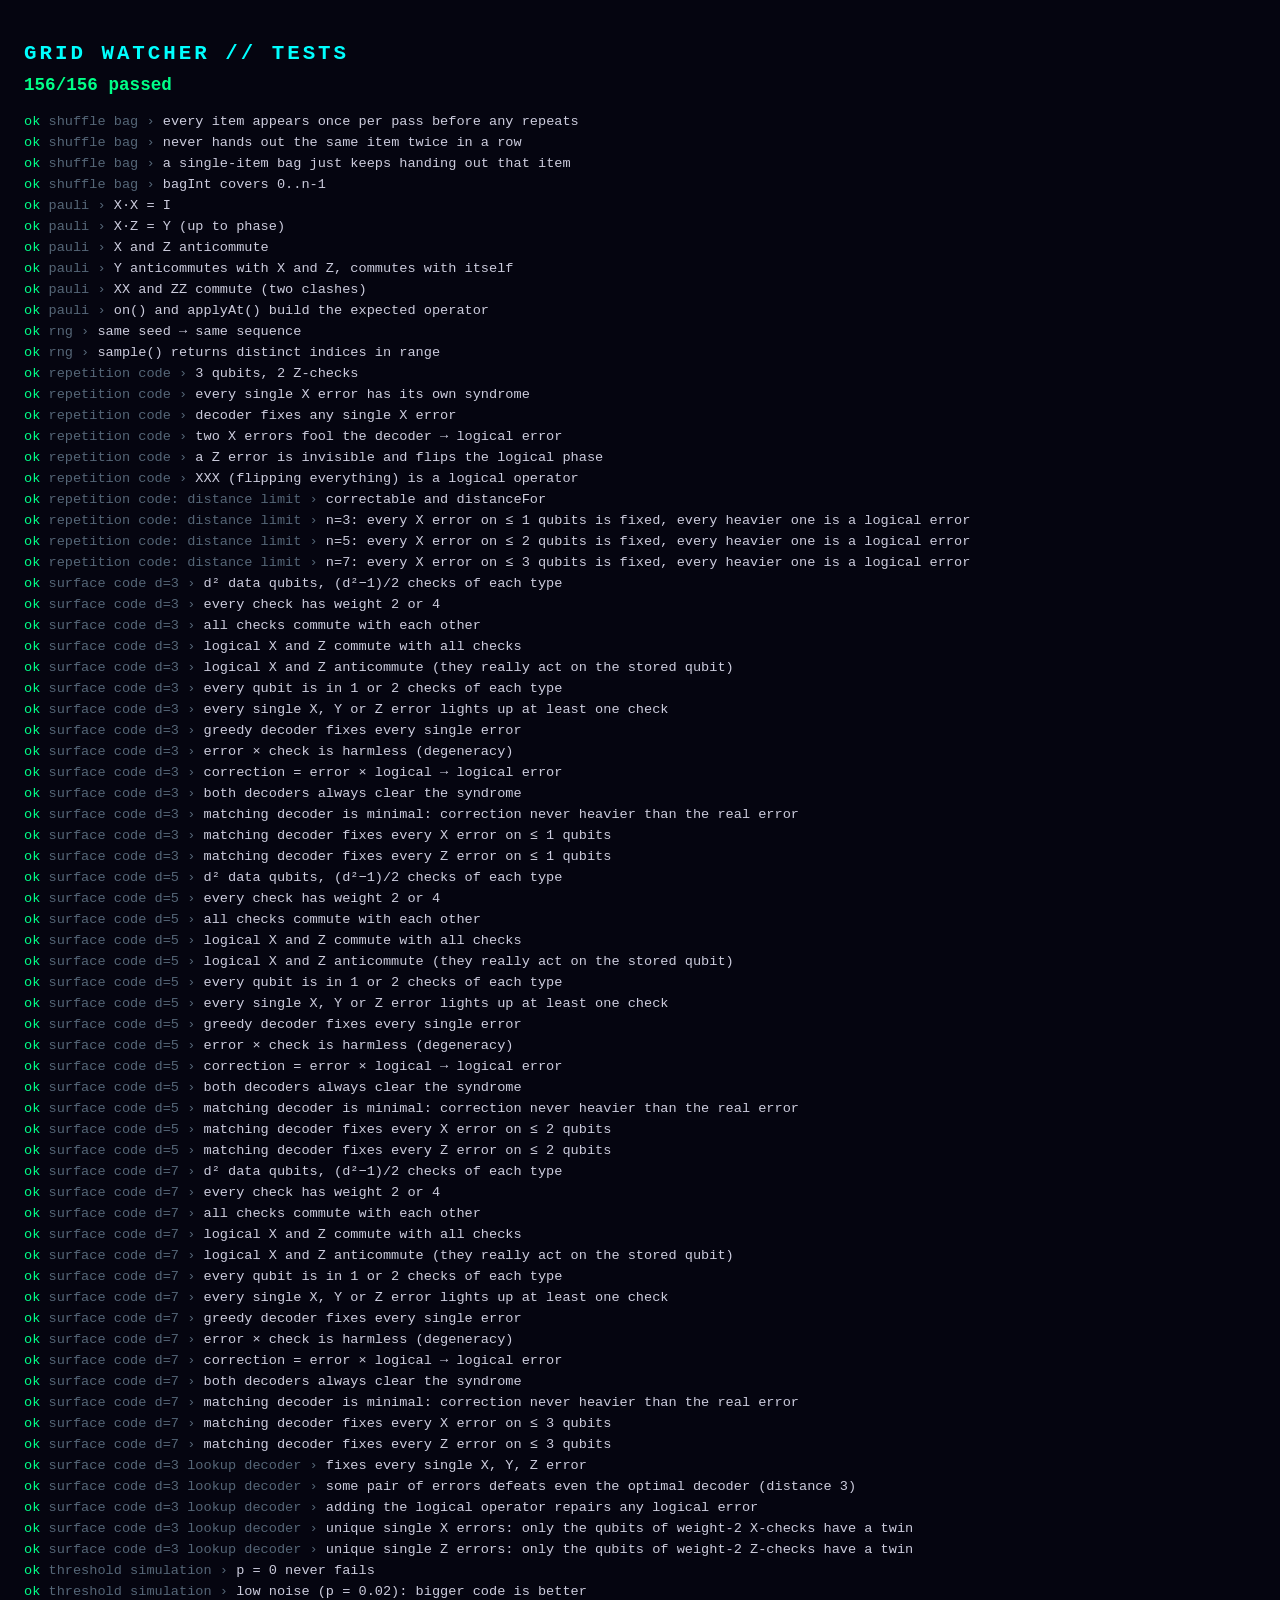
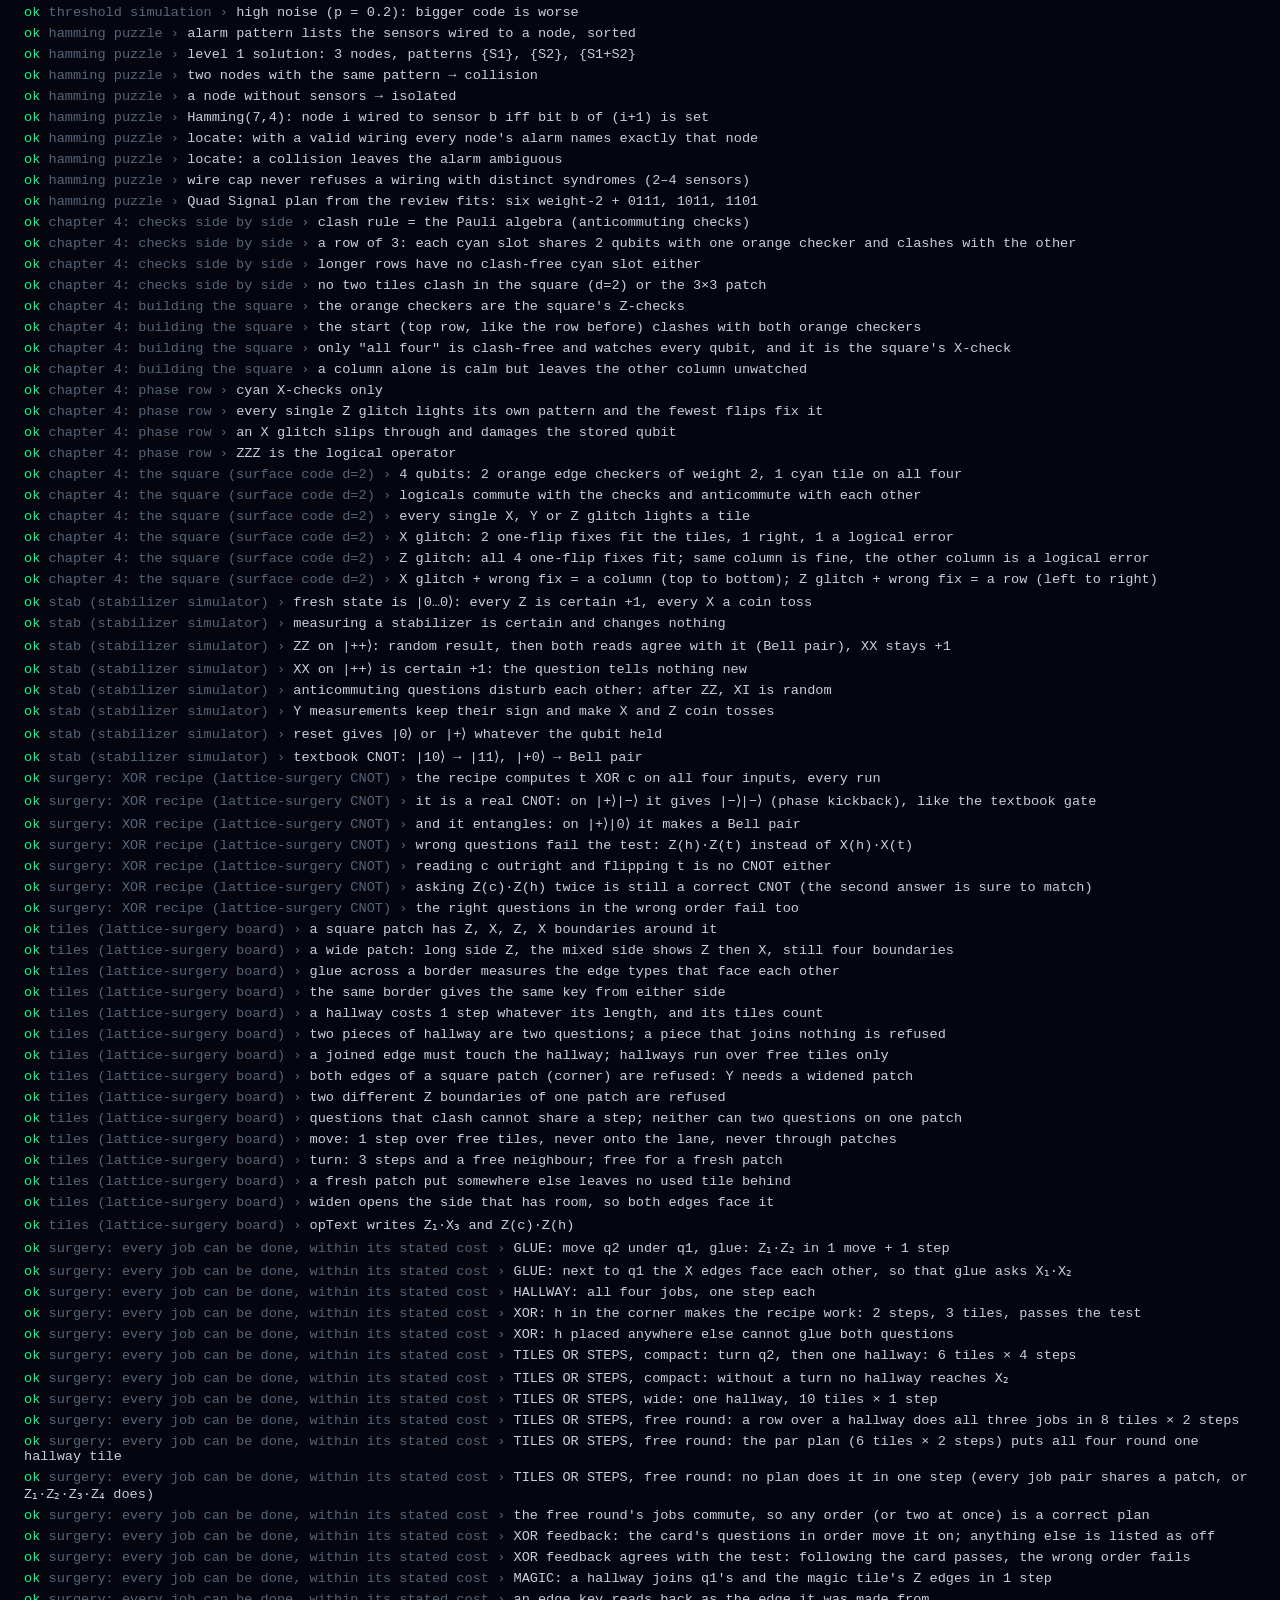
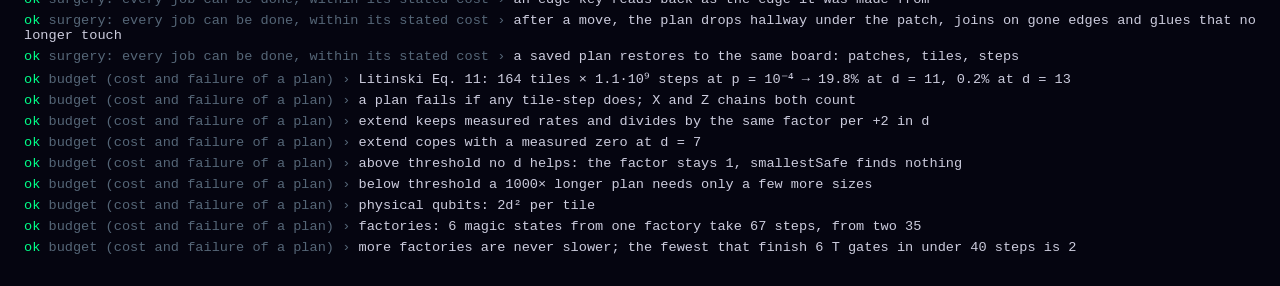
<file: tests.html>
<!DOCTYPE html>
<html lang="en">
<head>
<meta charset="UTF-8">
<meta name="viewport" content="width=device-width, initial-scale=1.0">
<title>Grid Watcher Tests</title>
<style>
body { background: #050510; color: #ccd; font-family: 'Courier New', monospace; padding: 20px 16px; }
h1 { color: #00ffff; font-size: 1.3em; letter-spacing: 3px; margin-bottom: 6px; }
#summary { margin: 10px 0 16px; font-weight: bold; font-size: 1.1em; }
#summary.pass { color: #00ff88; }
#summary.fail { color: #ff4444; }
.row { font-size: 0.85em; padding: 3px 0; }
.row.pass .tag { color: #00ff88; }
.row.fail .tag { color: #ff4444; }
.suite { color: #556677; }
.err { color: #ff8888; margin-left: 52px; font-size: 0.9em; }
</style>
</head>
<body>
<h1>GRID WATCHER // TESTS</h1>
<div id="summary">running…</div>
<div id="out"></div>

<script src="tests/runner.js"></script>
<script src="tests/manifest.js"></script>
<script>
// Load scripts one after another (plain <script> tags, so this also works from file://).
const files = [...TEST_MANIFEST.sources, ...TEST_MANIFEST.tests];
(function next(i) {
  if (i === files.length) return report();
  const s = document.createElement('script');
  s.src = files[i];
  s.onload = () => next(i + 1);
  s.onerror = () => { document.getElementById('summary').textContent = 'Could not load ' + files[i]; };
  document.body.appendChild(s);
})(0);

function report() {
  const results = TestRunner.run();
  const failed = results.filter(r => !r.pass).length;
  const out = document.getElementById('out');
  for (const r of results) {
    const row = document.createElement('div');
    row.className = 'row ' + (r.pass ? 'pass' : 'fail');
    row.innerHTML = `<span class="tag">${r.pass ? '  ok ' : 'FAIL '}</span> <span class="suite">${r.suite} ›</span> `;
    row.appendChild(document.createTextNode(r.name));
    if (!r.pass) {
      const e = document.createElement('div');
      e.className = 'err';
      e.textContent = r.error;
      row.appendChild(e);
    }
    out.appendChild(row);
  }
  const sum = document.getElementById('summary');
  sum.textContent = `${results.length - failed}/${results.length} passed`;
  sum.className = failed ? 'fail' : 'pass';
  document.title = (failed ? 'FAIL ' : 'PASS ') + `${results.length - failed}/${results.length}`;
}
</script>
</body>
</html>
</file>
<file: css/theme.css>
/* Shared neon theme for all chapters. Colours follow the original Grid Watcher puzzle;
   X/Z colours follow Litinski's "Game of Surface Codes" (X = cyan dashed, Z = orange solid). */
:root {
  --bg:       #050510;
  --panel:    rgba(0, 204, 255, 0.03);
  --line:     rgba(0, 204, 255, 0.14);
  --text:     #d5dfe9;
  --dim:      #aabbcc;
  --faint:    #7d91a6;
  --cyan:     #00eeff;
  --cyan-dk:  #0099bb;
  --purple:   #cc44ff;
  --green:    #00ff88;
  --red:      #ff4455;
  --amber:    #ffaa00;
  --yellow:   #ffee00;
  --x-col:    #00ccff;   /* X: bit flips, X-checks */
  --z-col:    #ff8822;   /* Z: phase flips, Z-checks */
  --y-col:    #cc88ff;   /* Y: both */
  --mono:     'Courier New', monospace;   /* the neon look: titles, chips, buttons, HUD */
  /* Reading text (briefing, status, legends, answers) uses the system's own sans-serif:
     Courier's thin strokes are hard to read at small sizes on a dark background. */
  --read:     system-ui, -apple-system, 'Segoe UI', Roboto, Ubuntu, 'Helvetica Neue', Arial, sans-serif;
}

* { margin: 0; padding: 0; box-sizing: border-box; }

body {
  background: var(--bg);
  color: var(--text);
  font-family: var(--mono);
  min-height: 100vh;
  padding: 14px 16px 32px;
}

a { color: var(--cyan); }

/* ── Top bar ─────────────────────────────────────────────── */
.topbar {
  display: flex;
  align-items: center;
  gap: 16px;
  flex-wrap: wrap;
  max-width: 1200px;
  margin: 0 auto 14px;
}
.back {
  color: var(--dim);
  text-decoration: none;
  border: 1px solid var(--faint);
  border-radius: 6px;
  padding: 6px 12px;
  font-size: 0.78em;
  letter-spacing: 2px;
}
.back:hover { color: var(--cyan); border-color: var(--cyan-dk); }
.eyebrow { color: var(--purple); font-size: 0.68em; letter-spacing: 3px; }
h1 {
  color: #00ffff;
  font-size: 1.5em;
  letter-spacing: 4px;
  text-shadow: 0 0 24px #00ffff88, 0 0 4px #00ffff;
}
.levels { display: flex; gap: 6px; margin-left: auto; flex-wrap: wrap; }
.lvl-chip {
  font-family: var(--mono);
  font-size: 0.72em;
  letter-spacing: 1px;
  padding: 5px 10px;
  border-radius: 5px;
  border: 1px solid var(--faint);
  background: transparent;
  color: var(--faint);
  cursor: default;
}
.lvl-chip.open    { color: var(--dim); border-color: var(--dim); cursor: pointer; }
.lvl-chip.done    { color: var(--green); border-color: #00aa66; cursor: pointer; }
.lvl-chip.current { color: var(--cyan); border-color: var(--cyan); box-shadow: 0 0 10px #00eeff44; }

/* ── Stage: board + bites side by side, stacked on narrow screens ── */
.stage {
  display: flex;
  gap: 18px;
  max-width: 1200px;
  margin: 0 auto;
  align-items: flex-start;
}
.board { flex: 1 1 auto; min-width: 0; display: flex; flex-direction: column; align-items: center; }
.bites { flex: 0 0 clamp(320px, 34vw, 420px); }   /* wider briefing on wide screens: shorter, fewer lines */
/* Wide screens: the briefing never grows past the window. It scrolls inside (bites.js keeps the
   current bite in view) and sticks to the top, so the board and the current bite stay on screen. */
@media (min-width: 861px) {
  .bites {
    position: sticky;
    top: 12px;
    max-height: calc(100vh - 110px);
    overflow-y: auto;
    overscroll-behavior: contain;
    scrollbar-width: thin;
    scrollbar-color: #334455 transparent;
  }
}
@media (max-width: 860px) {
  .stage { flex-direction: column; }
  .bites { flex: none; width: 100%; order: -1; }   /* read first, then play right below */
  /* small screens: only the current bite and the one right before it */
  .bite:not(.current):not(:has(+ .bite.current)):not(:nth-last-child(2)) { display: none; }   /* …and the last one read */
}

canvas {
  display: block;
  max-width: 100%;
  height: auto;
  border: 1px solid var(--line);
  border-radius: 10px;
  background: var(--bg);
  touch-action: manipulation;
}

.hud { display: flex; gap: 8px; flex-wrap: wrap; justify-content: center; margin-bottom: 10px; }
.chip {
  border: 1px solid rgba(0, 255, 255, 0.18);
  background: rgba(0, 255, 255, 0.04);
  border-radius: 5px;
  padding: 5px 12px;
  font-size: 0.76em;
  color: #86c4de;
  letter-spacing: 1px;
}
.chip b { color: var(--cyan); }

.controls { display: flex; gap: 10px; margin-top: 12px; flex-wrap: wrap; justify-content: center; }

/* ── Buttons ─────────────────────────────────────────────── */
button.btn {
  padding: 9px 18px;
  border-radius: 6px;
  font-family: var(--mono);
  font-size: 0.82em;
  font-weight: bold;
  letter-spacing: 2px;
  cursor: pointer;
  transition: all 0.18s;
  text-transform: uppercase;
  background: rgba(255, 255, 255, 0.04);
  color: #a6b6c6;
  border: 1px solid #3d5266;
}
button.btn:hover:not(:disabled) { color: #ddeeff; background: rgba(255, 255, 255, 0.08); }
button.btn:disabled { opacity: 0.35; cursor: not-allowed; }
button.btn.go     { background: #006633; color: var(--green); border-color: #009944; }
button.btn.go:hover:not(:disabled) { background: #008844; box-shadow: 0 0 18px #00ff8866; }
button.btn.next   { background: #330066; color: #cc88ff; border-color: #6600cc; }
button.btn.next:hover:not(:disabled) { background: #440088; box-shadow: 0 0 18px #9900ff66; }
button.btn.tool-X { color: var(--x-col); border-color: #006688; }
button.btn.tool-Z { color: var(--z-col); border-color: #884400; }
button.btn.tool-Y { color: var(--y-col); border-color: #553377; }
button.btn.active { box-shadow: 0 0 14px currentColor; background: rgba(255, 255, 255, 0.1); }

/* ── Status line ─────────────────────────────────────────── */
.status {
  margin-top: 10px;
  min-height: 22px;
  font-family: var(--read);
  font-size: 0.95em;
  line-height: 1.45;
  text-align: center;
  max-width: 700px;
}
.status.info    { color: #22ccee; }
.status.success { color: var(--green); text-shadow: 0 0 10px #00ff8888; }
.status.error   { color: var(--red); text-shadow: 0 0 10px #ff000088; }
.status.warn    { color: var(--amber); }

/* ── Bites: bite-sized explanations ──────────────────────── */
.bites {
  background: var(--panel);
  border: 1px solid rgba(0, 204, 255, 0.12);
  border-radius: 10px;
  padding: 12px 14px;
}
.bites-title { color: #2ab6d8; font-size: 0.7em; letter-spacing: 3px; margin-bottom: 10px; }
.bite {
  font-family: var(--read);
  font-size: 0.95em;
  line-height: 1.6;
  color: #b3c1cf;   /* read bites: dimmer than the current one, still easy to read */
  padding: 8px 10px;
  border-left: 2px solid transparent;
  margin-bottom: 4px;
}
.bite.current {
  color: #eef3f8;
  border-left-color: var(--cyan);
  background: rgba(0, 238, 255, 0.05);
  animation: biteIn 0.3s ease;
}
.bite.feedback { border-left-color: var(--amber); }
.bite b { color: var(--cyan); }
.bite .x { color: var(--x-col); font-weight: bold; }
.bite .z { color: var(--z-col); font-weight: bold; }
.bite .y { color: var(--y-col); font-weight: bold; }
.bite-actions { display: flex; align-items: center; gap: 10px; margin-top: 8px; }
.bite-wait { color: var(--amber); font-family: var(--read); font-size: 0.85em; }
/* Question bites: one full-width button per answer, then the pick stays visible in the bite */
.bite-actions.ask { flex-direction: column; align-items: stretch; gap: 6px; }
button.btn.ask-opt {
  font-family: var(--read);
  font-size: 0.9em;
  text-transform: none;
  letter-spacing: 0;
  font-weight: normal;
  text-align: left;
  white-space: normal;
  line-height: 1.4;
  color: #dde6ee;
  border-color: #4a6178;
}
button.btn.ask-opt:hover { border-color: var(--cyan-dk); }
.ask-pick { margin-top: 6px; color: var(--amber); }
.ask-pick.right { color: var(--green); }
.ask-pick.wrong { color: var(--red); }
/* a prediction settled after the outcome (bites.js settlePredictions) */
.ask-verdict { margin-bottom: 6px; }
.ask-verdict.right { color: var(--green); }
.ask-verdict.wrong { color: var(--amber); }
/* Feedback flashes on the board (QEC.ui.fx in js/ui/canvas.js) */
@keyframes fxGood {
  0%   { box-shadow: 0 0 0 0 rgba(0, 255, 136, 0); }
  25%  { box-shadow: 0 0 34px 6px rgba(0, 255, 136, 0.55); }
  100% { box-shadow: 0 0 0 0 rgba(0, 255, 136, 0); }
}
@keyframes fxBad {
  0%   { box-shadow: 0 0 0 0 rgba(255, 68, 85, 0); }
  25%  { box-shadow: 0 0 34px 6px rgba(255, 68, 85, 0.6); }
  100% { box-shadow: 0 0 0 0 rgba(255, 68, 85, 0); }
}
@keyframes fxShake {
  0%, 100% { transform: translateX(0); }
  20% { transform: translateX(-7px); }
  40% { transform: translateX(7px); }
  60% { transform: translateX(-4px); }
  80% { transform: translateX(4px); }
}
@keyframes fxNudge {
  0%, 100% { transform: translateX(0); }
  33% { transform: translateX(-3px); }
  66% { transform: translateX(3px); }
}
.fx-good  { animation: fxGood 0.7s ease-out; }
.fx-bad   { animation: fxBad 0.8s ease-out, fxShake 0.4s ease-in-out; }
.fx-nudge { animation: fxNudge 0.25s ease-in-out; }
@media (prefers-reduced-motion: reduce) {
  .fx-bad   { animation: fxBad 0.8s ease-out; }
  .fx-nudge { animation: none; }
}

@keyframes biteIn {
  from { opacity: 0.4; transform: translateY(4px); }
  to   { opacity: 1; transform: none; }
}

.legend { display: flex; gap: 14px; flex-wrap: wrap; justify-content: center; margin-top: 10px; font-family: var(--read); font-size: 0.82em; color: var(--dim); }
.legend span { display: inline-flex; align-items: center; gap: 6px; }
.sw { width: 14px; height: 14px; border-radius: 3px; display: inline-block; }
</file>
